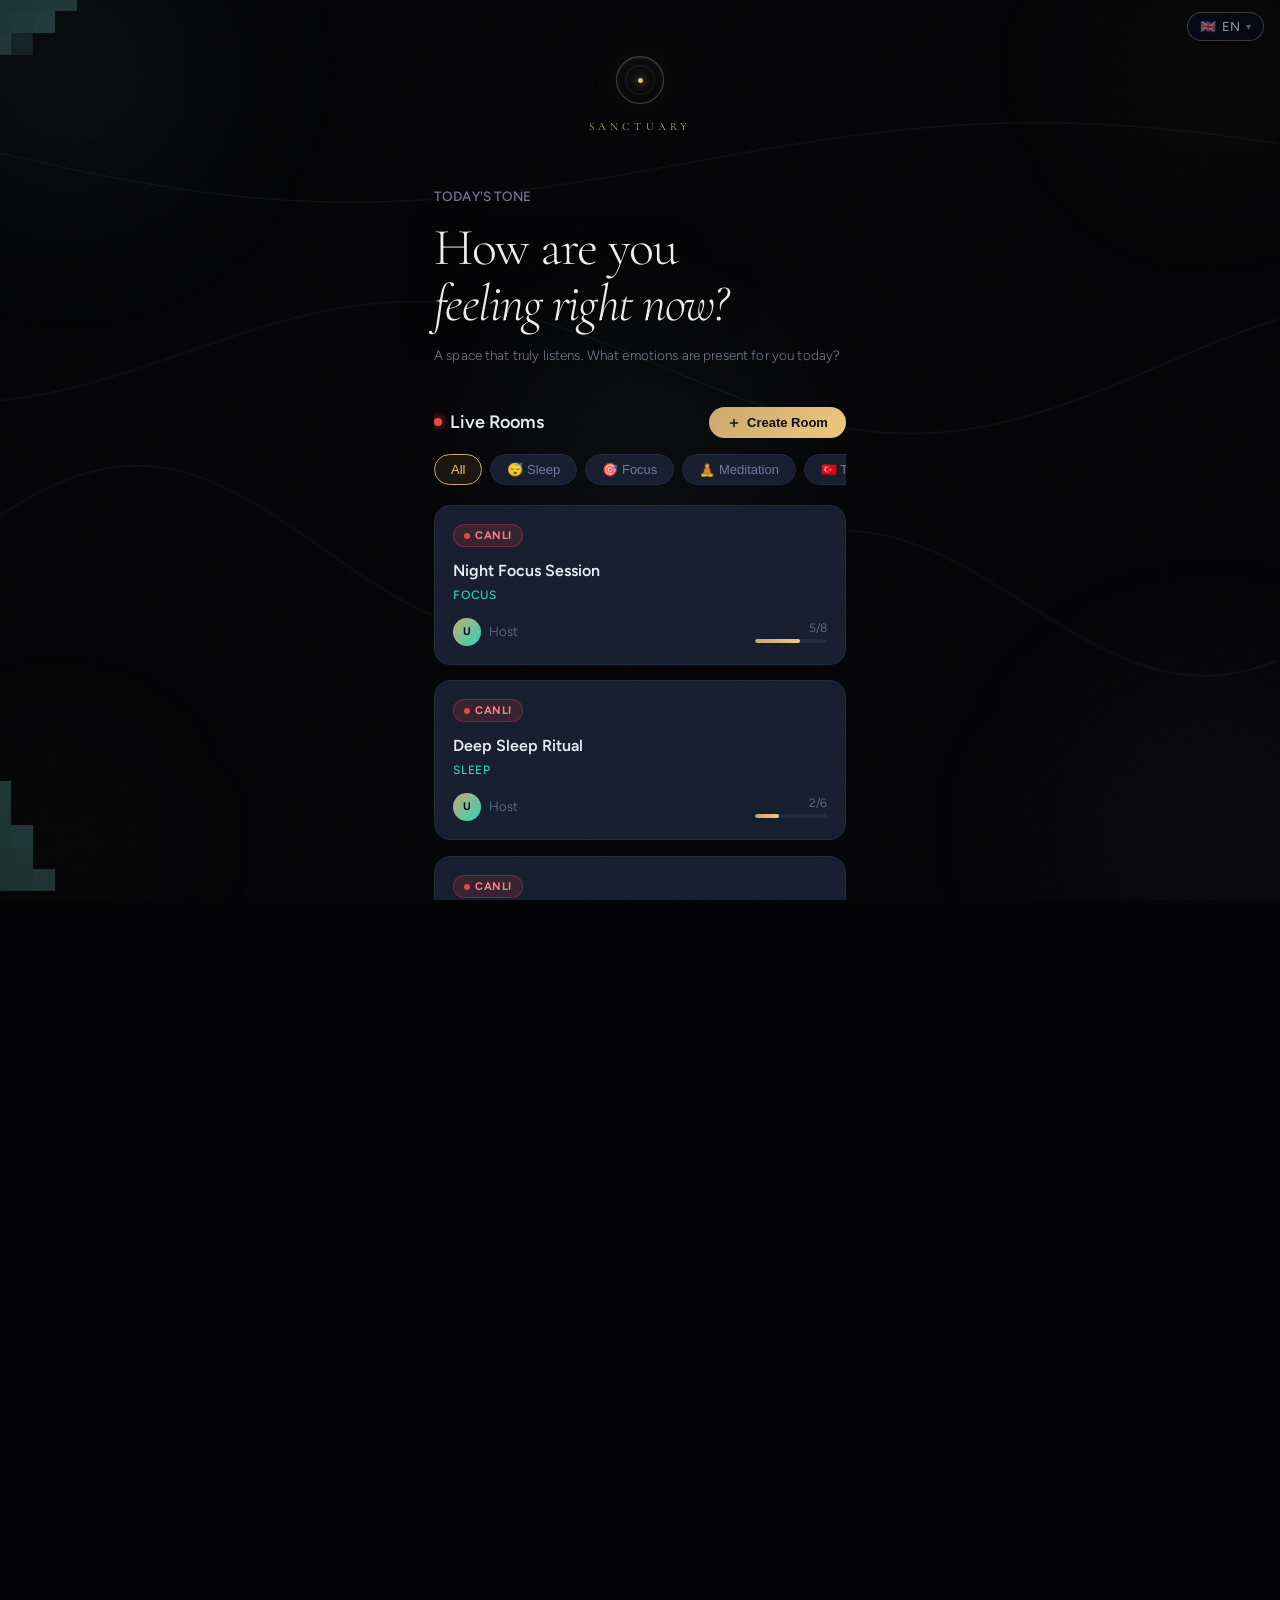
<file: index.html>
<!DOCTYPE html>
<html lang="tr">
<head>
<script>
/* Console polyfill — artifact/sandbox uyumluluğu */
(function(){
  var c = window.console = window.console || {};
  ['log','info','warn','error','debug','group','groupEnd','time','timeEnd'].forEach(function(m){
    if (typeof c[m] !== 'function') c[m] = function(){};
  });
})();
</script>
<meta charset="UTF-8">
<meta http-equiv="Content-Type" content="text/html; charset=utf-8">
<meta name="apple-mobile-web-app-capable" content="yes">
<meta name="apple-mobile-web-app-status-bar-style" content="black-translucent">
<meta name="apple-mobile-web-app-title" content="Sanctuary">
<meta name="viewport" content="width=device-width, initial-scale=1.0, maximum-scale=1.0, user-scalable=no, viewport-fit=cover">
<meta name="description" content="Sanctuary — Science-based sound therapy for mental rest and clarity.">
<meta name="theme-color" content="#050507">

<!-- PWA Manifest -->
<link rel="manifest" href="manifest.json">

<!-- App icon — inline SVG base64, no HTTP request -->
<link rel="apple-touch-icon" sizes="192x192" href="[data-uri]">

<title>Sanctuary — Your Inner Space</title>

<link rel="preconnect" href="https://fonts.googleapis.com">
<link rel="preconnect" href="https://fonts.gstatic.com" crossorigin>
<link rel="preload" as="style" href="https://fonts.googleapis.com/css2?family=Cormorant+Garamond:ital,wght@0,300;0,400;1,300;1,400&family=Figtree:wght@300;400;500&display=swap">
<link href="https://fonts.googleapis.com/css2?family=Cormorant+Garamond:ital,wght@0,300;0,400;1,300;1,400&family=Figtree:wght@300;400;500&display=swap" rel="stylesheet" media="print" onload="this.media='all'">
<noscript>
  <link href="https://fonts.googleapis.com/css2?family=Cormorant+Garamond:ital,wght@0,300;0,400;1,300;1,400&family=Figtree:wght@300;400;500&display=swap" rel="stylesheet">
</noscript>

<style>
/* ═══════════════════════════════════════════════════════════════
   SANCTUARY — Native-Grade CSS
   Optimized for 60 FPS on iOS/Android WebView
   ═══════════════════════════════════════════════════════════════

   ARCHITECTURE:
   1. TOKENS        — Design variables & system values
   2. RESET         — Base resets & native interaction
   3. LAYOUT        — Screen structure & safe area integration
   4. TYPOGRAPHY    — Display & UI type system
   5. ANIMATIONS    — GPU-only keyframes (transform + opacity)
   6. COMPONENTS    — Individual UI components
   7. SKELETON      — Loading state screens
   8. PERFORMANCE   — Low-power mode overrides

═══════════════════════════════════════════════════════════════ */


/* ─────────────────────────────────────────
   1. TOKENS
───────────────────────────────────────── */
:root {
  /* Color palette */
  --void:        #050507;
  --surface:     #111118;
  --surface-2:   #0d0d14;
  --border:      rgba(255,255,255,0.06);
  --border-glow: rgba(255,255,255,0.12);
  --text-prime:  #f0eee8;
  --text-dim:    #7a7890;
  --text-ghost:  #3a3850;
  --gold:        #c9a96e;
  --gold-mid:    #a87c42;
  --gold-dim:    rgba(201,169,110,0.35);
  --gold-ghost:  rgba(201,169,110,0.10);
  --teal:        #6ecdc4;
  --violet:      #9b8ec4;
  --breath-speed: 6s;

  /* Glass system — GPU optimized gradients instead of heavy blur */
  --glass-bg:         rgba(17,17,24,0.78);
  --glass-bg-deep:    rgba(10,10,16,0.88);
  --glass-border:     rgba(255,255,255,0.07);
  --glass-border-hi:  rgba(255,255,255,0.13);
  /* blur only applied on high-power mode; low-power uses gradient fallback */
  --glass-blur:       blur(10px);
  --glass-specular:   0 1px 0 rgba(255,255,255,0.07) inset;
  /* GPU-friendly glass gradient fallback (no backdrop-filter cost) */
  --glass-grad:       linear-gradient(160deg, rgba(255,255,255,0.04) 0%, rgba(255,255,255,0.01) 100%);

  /* Shadows via borders (cheaper than box-shadow layers) */
  --shadow-sm:  1px solid rgba(255,255,255,0.08);
  --shadow-gold: 1px solid rgba(201,169,110,0.2);

  /* Typography */
  --font-display: 'Cormorant Garamond', serif;
  --font-ui:      'Figtree', sans-serif;
  --tracking-wide:   0.18em;
  --tracking-wider:  0.24em;
  --tracking-widest: 0.38em;
  --leading-tight:   1.08;
  --leading-body:    1.68;
  --leading-loose:   1.82;

  /* Safe areas — always include fallback 0px */
  --sat: env(safe-area-inset-top, 0px);
  --sar: env(safe-area-inset-right, 0px);
  --sab: env(safe-area-inset-bottom, 0px);
  --sal: env(safe-area-inset-left, 0px);

  /* Animation timing */
  --ease-out-expo:   cubic-bezier(0.16, 1, 0.3, 1);
  --ease-spring:     cubic-bezier(0.34, 1.3, 0.64, 1);
  --ease-standard:   cubic-bezier(0.4, 0, 0.2, 1);
  --dur-fast:        0.18s;
  --dur-mid:         0.32s;
  --dur-slow:        0.55s;

  /* Skeleton shimmer */
  --skeleton-base:    rgba(255,255,255,0.04);
  --skeleton-shine:   rgba(255,255,255,0.09);
}


/* ─────────────────────────────────────────
   2. RESET & NATIVE INTERACTIONS
───────────────────────────────────────── */
*, *::before, *::after {
  box-sizing: border-box;
  margin: 0;
  padding: 0;

  /* Native touch feel */
  -webkit-tap-highlight-color: transparent;
  touch-action: manipulation;

  /* Prevent long-press selection menus */
  user-select: none;
  -webkit-user-select: none;

  /* GPU text rendering */
  -webkit-font-smoothing: antialiased;
  -moz-osx-font-smoothing: grayscale;
}

/* Allow text selection only in content areas */
textarea,
.affirm-text,
.ai-result-text,
.sanc-sub,
.mood-question p,
.health-json {
  user-select: text;
  -webkit-user-select: text;
}

html, body {
  height: 100%;
  width: 100%;
  max-width: 100vw;
  background: var(--void);
  color: var(--text-prime);
  font-family: var(--font-ui);
  font-weight: 300;
  overflow: hidden;
  overflow-x: hidden;
  -webkit-text-size-adjust: 100%;
  /* Promote to GPU composite layer */
  transform: translateZ(0);
  /* PHASE 6 — iOS Safari lastik efektini (rubber banding) engelle */
  overscroll-behavior: none;
  /* Yalnızca yatay + dikey kaydırmaya izin ver */
  touch-action: pan-x pan-y;
}

/* Noise texture overlay — pointer-events none, GPU composited */
body::after {
  content: '';
  position: fixed;
  inset: 0;
  background-image: url("data:image/svg+xml,%3Csvg xmlns='http://www.w3.org/2000/svg'%3E%3Cfilter id='n'%3E%3CfeTurbulence type='fractalNoise' baseFrequency='0.85' numOctaves='4' stitchTiles='stitch'/%3E%3C/filter%3E%3Crect width='100%25' height='100%25' filter='url(%23n)' opacity='0.03'/%3E%3C/svg%3E");
  pointer-events: none;
  z-index: 9999;
  /* Do NOT animate; static overlay is GPU-friendly */
  will-change: auto;
}


/* ─────────────────────────────────────────
   3. LAYOUT — Screens & Safe Areas
───────────────────────────────────────── */
_gen-canvas {
  position: fixed;
  inset: 0;
  width: 100%;
  height: 100%;
  z-index: 0;
  display: block;
  will-change: transform; /* canvas animates via JS */
}

_touch-layer {
  position: fixed;
  inset: 0;
  z-index: 20;
  display: none;
  pointer-events: none;
}
_touch-layer.on { display: block; }

/* Screen container — GPU composited transitions */
.screen {
  position: fixed;
  inset: 0;
  display: flex;
  align-items: flex-start;
  justify-content: center;
  z-index: 10;
  overflow-y: auto;
  overflow-x: hidden;
  -webkit-overflow-scrolling: touch;
  overscroll-behavior: contain;
  /* Only transform + opacity — no reflow */
  transition:
    opacity var(--dur-slow) var(--ease-standard),
    transform var(--dur-slow) var(--ease-standard);
  will-change: transform, opacity;
}
.screen.off {
  opacity: 0;
  transform: translate3d(0, 18px, 0);
  pointer-events: none;
}
.screen.on {
  opacity: 1;
  transform: translate3d(0, 0, 0);
}

/* Content wrapper — safe area padding via CSS variables */
.inner {
  width: 100%;
  max-width: 460px;
  /* Safe area: top banner height (56px) + notch */
  padding-top:    calc(56px + var(--sat));
  padding-bottom: calc(64px + var(--sab));
  padding-left:   calc(24px + var(--sal));
  padding-right:  calc(24px + var(--sar));
  display: flex;
  flex-direction: column;
  align-items: center;
  min-height: 100%;
}

.sanctuary-inner {
  max-width: 480px;
  width: 100%;
  padding-top:    calc(44px + var(--sat));
  padding-bottom: calc(56px + var(--sab));
  padding-left:   calc(24px + var(--sal));
  padding-right:  calc(24px + var(--sar));
  display: flex;
  flex-direction: column;
  align-items: center;
}


/* ─────────────────────────────────────────
   4. TYPOGRAPHY
───────────────────────────────────────── */
.display {
  font-family: var(--font-display);
  font-weight: 300;
  line-height: var(--leading-tight);
  letter-spacing: -0.025em;
  font-feature-settings: 'kern' 1, 'liga' 1, 'onum' 1;
  text-rendering: optimizeLegibility;
}
.display em {
  font-style: italic;
  letter-spacing: -0.03em;
}
.eyebrow {
  font-family: var(--font-ui);
  font-size: 9.5px;
  font-weight: 500;
  letter-spacing: var(--tracking-wider);
  text-transform: uppercase;
  color: var(--text-dim);
}
.label-xs {
  font-size: 9px;
  font-weight: 400;
  letter-spacing: var(--tracking-wide);
  text-transform: uppercase;
}
.label-sm {
  font-size: 10.5px;
  font-weight: 400;
  letter-spacing: 0.06em;
}


/* ─────────────────────────────────────────
   5. ANIMATIONS — GPU Only (transform + opacity)
   NO: top, left, margin, width, height, background
   YES: transform (translate3d, scale, rotate), opacity
───────────────────────────────────────── */

/* Entry animation — staggered fade-up */
@keyframes fadeUp {
  from {
    opacity: 0;
    transform: translate3d(0, 20px, 0);
  }
  to {
    opacity: 1;
    transform: translate3d(0, 0, 0);
  }
}
.a1 { animation: fadeUp 0.75s 0.05s var(--ease-standard) both; }
.a2 { animation: fadeUp 0.75s 0.17s var(--ease-standard) both; }
.a3 { animation: fadeUp 0.75s 0.29s var(--ease-standard) both; }
.a4 { animation: fadeUp 0.75s 0.41s var(--ease-standard) both; }
.a5 { animation: fadeUp 0.75s 0.53s var(--ease-standard) both; }
.a6 { animation: fadeUp 0.75s 0.65s var(--ease-standard) both; }
.a7 { animation: fadeUp 0.75s 0.77s var(--ease-standard) both; }

/* Simple opacity fade */
@keyframes fadeIn {
  from { opacity: 0; }
  to   { opacity: 1; }
}

/* Blink — scale instead of width/height change */
@keyframes blink {
  0%, 100% { opacity: 1;  transform: scale3d(1,   1, 1); }
  50%       { opacity: .4; transform: scale3d(0.65, 0.65, 1); }
}

/* Idle breath — scale only, no reflow */
@keyframes idlePulse {
  0%, 100% { transform: translate(-50%, -50%) scale3d(1,    1, 1); opacity: 0.3; }
  50%      { transform: translate(-50%, -50%) scale3d(1.15, 1.15, 1); opacity: 0.75; }
}

/* Ring pulse — GPU scale expand + fade out */
@keyframes ringPulse {
  0%   { transform: scale3d(1, 1, 1);       opacity: 1;  }
  100% { transform: scale3d(1.4, 1.4, 1);   opacity: 0;  }
}

/* Waveform bar animation — height as scaleY for GPU */
@keyframes waveAnim {
  from { transform: scaleY(0.15); opacity: 0.4; }
  to   { transform: scaleY(1);    opacity: 1;   }
}

/* AI orb spin */
@keyframes orbSpin {
  from { transform: rotate(0deg); }
  to   { transform: rotate(360deg); }
}

/* AI orb core breath */
@keyframes coreBreath {
  0%, 100% { transform: scale3d(1, 1, 1); }
  50%       { transform: scale3d(1.18, 1.18, 1); }
}

/* AI dot pulse */
@keyframes aiDot {
  0%, 100% { opacity: 0.7; transform: scale3d(1, 1, 1); }
  50%       { opacity: 1;   transform: scale3d(1.2, 1.2, 1); }
}

/* AI scan line — translateX instead of left */
@keyframes aiScan {
  0%   { transform: translate3d(-120%, 0, 0); opacity: 0; }
  12%  { opacity: 1; }
  88%  { opacity: 1; }
  100% { transform: translate3d(250%, 0, 0);  opacity: 0; }
}

/* Brainwave pulse — scale + opacity only */
@keyframes brainwavePulse {
  0%   { transform: scale3d(0.98, 0.98, 1); opacity: 0.6; }
  25%  { transform: scale3d(1.05, 1.05, 1); opacity: 1;   }
  50%  { transform: scale3d(1.02, 1.02, 1); opacity: 0.8; }
  75%  { transform: scale3d(1.06, 1.06, 1); opacity: 1;   }
  100% { transform: scale3d(0.98, 0.98, 1); opacity: 0.6; }
}
@keyframes brainwaveRingPulse {
  0%, 100% { transform: scale3d(1,    1, 1); opacity: 0.45; }
  50%       { transform: scale3d(1.04, 1.04, 1); opacity: 1; }
}

/* Mic recording glow — box-shadow allowed here (GPU composited) */
@keyframes micRecordGlow {
  0%, 100% { box-shadow: 0 0 0 3px rgba(255,60,80,0.18), 0 0 18px rgba(255,60,80,0.38); }
  50%       { box-shadow: 0 0 0 5px rgba(255,60,80,0.28), 0 0 32px rgba(255,60,80,0.65); }
}
@keyframes micPulse {
  0%, 100% { transform: scale3d(1, 1, 1); }
  50%       { transform: scale3d(1.12, 1.12, 1); }
}

/* Skeleton shimmer — translateX sweep */
@keyframes shimmer {
  0%   { transform: translate3d(-100%, 0, 0); }
  100% { transform: translate3d(200%, 0, 0); }
}

/* CF dot */
@keyframes cfDot {
  from { opacity: 0.3; transform: scale3d(0.7, 0.7, 1); }
  to   { opacity: 1;   transform: scale3d(1.2, 1.2, 1); }
}

/* Processing bar — scaleY instead of height */
@keyframes procBar {
  from { transform: scaleY(0.15); opacity: 0.35; }
  to   { transform: scaleY(1);    opacity: 1; }
}

/* Star twinkle */
@keyframes starTwinkle {
  0%, 100% { opacity: 0;          transform: scale3d(0, 0, 1); }
  50%       { opacity: var(--op); transform: scale3d(1, 1, 1); }
}

/* Dot bounce — translateY only */
@keyframes dotBounce {
  0%, 100% { opacity: 0.2; transform: translate3d(0, 0, 0); }
  50%       { opacity: 1;   transform: translate3d(0, -4px, 0); }
}

/* Paywall fade in */
@keyframes paywallFadeIn {
  from { opacity: 0; }
  to   { opacity: 1; }
}


/* ─────────────────────────────────────────
   6. COMPONENTS
───────────────────────────────────────── */

/* ── HP Banner ── */
_hp-banner {
  position: fixed;
  top: 0; left: 0; right: 0;
  z-index: 500;
  display: flex;
  align-items: center;
  justify-content: center;
  gap: 8px;
  padding-top:    calc(10px + var(--sat));
  padding-bottom: 10px;
  padding-left:   calc(16px + var(--sal));
  padding-right:  calc(16px + var(--sar));
  background: var(--glass-bg-deep);
  backdrop-filter: var(--glass-blur) saturate(180%);
  -webkit-backdrop-filter: var(--glass-blur) saturate(180%);
  border-bottom: 1px solid var(--glass-border);
  box-shadow: 0 1px 0 rgba(255,255,255,0.05) inset;
  font-size: 10.5px;
  letter-spacing: 0.08em;
  color: var(--text-dim);
  /* GPU slide — translateY only */
  transform: translate3d(0, -100%, 0);
  transition: transform 0.6s var(--ease-standard);
  will-change: transform;
}
_hp-banner.show {
  transform: translate3d(0, 0, 0);
}
_hp-banner .hp-icon {
  font-size: 14px;
  flex-shrink: 0;
}
_hp-banner .hp-close {
  margin-left: auto;
  cursor: pointer;
  padding: 2px 6px;
  color: var(--text-ghost);
  font-size: 14px;
  flex-shrink: 0;
  transition: color var(--dur-fast);
  touch-action: manipulation;
}
_hp-banner .hp-close:hover { color: var(--gold); }

/* ── Brand ── */
.brand {
  text-align: center;
  margin-bottom: 52px;
  width: 100%;
  flex-shrink: 0;
}
.brand-ring {
  display: inline-flex;
  align-items: center;
  justify-content: center;
  width: 48px;
  height: 48px;
  border-radius: 50%;
  background: radial-gradient(ellipse at 38% 28%, rgba(201,169,110,0.08), transparent 65%);
  border: 1px solid var(--gold-dim);
  box-shadow: var(--glass-specular), 0 0 32px rgba(201,169,110,0.08);
  position: relative;
  margin-bottom: 16px;
  flex-shrink: 0;
  /* Cheaper than backdrop-filter for a static brand mark */
  background-image: var(--glass-grad);
  will-change: transform, opacity;
}
.brand-ring::before {
  content: '';
  position: absolute;
  inset: 8px;
  border-radius: 50%;
  border: 1px solid rgba(201,169,110,0.12);
}
.brand-dot {
  width: 5px;
  height: 5px;
  border-radius: 50%;
  background: radial-gradient(circle at 35% 35%, #f0d090, var(--gold));
  box-shadow: 0 0 10px var(--gold), 0 0 22px rgba(201,169,110,0.4);
}
.brand-name {
  font-family: var(--font-display);
  font-size: 11px;
  font-weight: 400;
  letter-spacing: var(--tracking-widest);
  text-transform: uppercase;
  color: var(--gold);
  display: block;
  text-shadow: 0 0 24px rgba(201,169,110,0.3);
}

/* ── Mood Question ── */
.mood-question {
  width: 100%;
  margin-bottom: 40px;
  min-height: 112px;
  flex-shrink: 0;
}
.mood-question .eyebrow { margin-bottom: 12px; }
.mood-question h1 {
  font-size: clamp(36px, 9.5vw, 52px);
  margin-bottom: 12px;
  text-shadow: 0 2px 32px rgba(0,0,0,0.5);
}
.mood-question p {
  font-size: 13.5px;
  color: var(--text-dim);
  line-height: var(--leading-body);
  letter-spacing: 0.01em;
}

/* ── Mood Grid ── */
.mood-grid {
  display: grid;
  grid-template-columns: repeat(3, 1fr);
  gap: 9px;
  width: 100%;
  margin-bottom: 28px;
  flex-shrink: 0;
}
.mood-chip {
  min-height: 90px;
  flex-shrink: 0;
  padding: 17px 8px 14px;
  /* Glass without expensive backdrop-filter on each chip */
  background: var(--glass-bg);
  background-image: var(--glass-grad);
  border: 1px solid var(--glass-border);
  border-radius: 16px;
  text-align: center;
  cursor: pointer;
  display: flex;
  flex-direction: column;
  align-items: center;
  justify-content: center;
  touch-action: manipulation;
  /* Glassmorphism */
  backdrop-filter: blur(20px) saturate(180%);
  -webkit-backdrop-filter: blur(20px) saturate(180%);
  background: rgba(255,255,255,0.03);
  box-shadow: var(--glass-specular);
  transition:
    border-color var(--dur-mid) var(--ease-standard),
    transform   var(--dur-mid) var(--ease-standard),
    background  var(--dur-mid) var(--ease-standard);
  will-change: transform;
}
.mood-chip:hover {
  border-color: var(--gold-dim);
  transform: translate3d(0, -3px, 0);
}
.mood-chip.sel {
  border-color: var(--gold);
  background: linear-gradient(160deg, rgba(201,169,110,0.14) 0%, rgba(201,169,110,0.06) 100%);
}
.mood-chip .ic  { font-size: 26px; display: block; margin-bottom: 7px; line-height: 1; }
.mood-chip .lbl { font-size: 10px; letter-spacing: 0.06em; color: var(--text-dim); transition: color var(--dur-fast); font-weight: 400; }
.mood-chip.sel .lbl { color: var(--gold); }

/* ── Textarea ── */
.textarea-wrap {
  position: relative;
  width: 100%;
  margin-bottom: 24px;
  min-height: 112px;
  flex-shrink: 0;
}
.textarea-label {
  position: absolute;
  top: -9px;
  left: 16px;
  padding: 0 6px;
  background: var(--void);
  font-size: 9px;
  letter-spacing: var(--tracking-wide);
  text-transform: uppercase;
  color: var(--text-dim);
  z-index: 1;
  font-weight: 500;
}
.mood-textarea {
  width: 100%;
  height: 104px;
  background: var(--glass-bg);
  border: 1px solid var(--glass-border);
  border-radius: 18px;
  padding: 18px 20px;
  color: var(--text-prime);
  font-family: var(--font-ui);
  font-size: 16px;
  font-weight: 300;
  line-height: var(--leading-body);
  resize: none;
  outline: none;
  box-shadow: var(--glass-specular);
  transition: border-color 0.35s var(--ease-standard);
  touch-action: manipulation;
  user-select: text;
  -webkit-user-select: text;
}
.mood-textarea::placeholder { color: var(--text-ghost); font-style: italic; }
.mood-textarea:focus {
  border-color: var(--gold-dim);
  box-shadow: var(--glass-specular), 0 0 0 3px rgba(201,169,110,0.07);
}

/* ── CTA Button ── */
.cta-btn {
  width: 100%;
  padding: 20px 32px;
  flex-shrink: 0;
  background: linear-gradient(135deg, #d4a95a 0%, var(--gold) 35%, #9a6e30 100%);
  border: none;
  border-radius: 16px;
  color: rgba(6,4,0,0.9);
  font-family: var(--font-ui);
  font-size: 11px;
  font-weight: 600;
  letter-spacing: var(--tracking-wider);
  text-transform: uppercase;
  cursor: pointer;
  position: relative;
  overflow: hidden;
  touch-action: manipulation;
  box-shadow: 0 1px 0 rgba(255,220,140,0.35) inset, 0 -1px 0 rgba(0,0,0,0.2) inset;
  transition: transform var(--dur-mid) var(--ease-standard);
  will-change: transform;
}
.cta-btn::before {
  content: '';
  position: absolute;
  inset: 0;
  background: linear-gradient(180deg, rgba(255,255,255,0.22) 0%, rgba(255,255,255,0.04) 55%, transparent 100%);
  pointer-events: none;
}
.cta-btn::after {
  content: '';
  position: absolute;
  top: 0;
  left: 0;
  width: 60%;
  height: 100%;
  background: linear-gradient(90deg, transparent, rgba(255,255,255,0.22), transparent);
  transform: translate3d(-180%, 0, 0);
  transition: transform 0s;
}
.cta-btn:hover { transform: translate3d(0, -2px, 0); }
.cta-btn:hover::after { transform: translate3d(280%, 0, 0); transition: transform var(--dur-slow) ease; }
.cta-btn:active { transform: translate3d(0, 0, 0); }

/* ── Mood / Freq Badges ── */
.mood-badge-wrap {
  min-height: 36px;
  flex-shrink: 0;
  display: flex;
  align-items: center;
  margin-bottom: 16px;
}
.mood-badge {
  display: inline-flex;
  align-items: center;
  gap: 7px;
  padding: 6px 18px;
  background: linear-gradient(135deg, rgba(201,169,110,0.14), rgba(201,169,110,0.07));
  border: 1px solid var(--gold-dim);
  border-radius: 100px;
  font-family: var(--font-ui);
  font-size: 11px;
  color: var(--gold);
  letter-spacing: 0.1em;
  font-weight: 400;
  box-shadow: var(--glass-specular);
}

.freq-badge-wrap {
  min-height: 28px;
  flex-shrink: 0;
  display: flex;
  align-items: center;
  margin-bottom: 28px;
}
.freq-badge {
  display: inline-flex;
  align-items: center;
  gap: 7px;
  padding: 5px 16px;
  background: var(--glass-bg);
  border: 1px solid var(--glass-border);
  border-radius: 100px;
  font-size: 9px;
  letter-spacing: var(--tracking-wide);
  color: var(--text-ghost);
  text-transform: uppercase;
  transition: all var(--dur-slow) var(--ease-standard);
  box-shadow: var(--glass-specular);
  will-change: transform, opacity;
}
.freq-badge.on {
  border-color: var(--gold-dim);
  color: var(--gold);
  background: linear-gradient(135deg, rgba(201,169,110,0.12), rgba(201,169,110,0.05));
}
.freq-dot {
  width: 5px;
  height: 5px;
  border-radius: 50%;
  background: var(--text-ghost);
  transition: background var(--dur-slow);
}
.freq-badge.on .freq-dot {
  background: radial-gradient(circle at 35% 35%, #f0d090, var(--gold));
  box-shadow: 0 0 8px var(--gold), 0 0 14px rgba(201,169,110,0.5);
  animation: blink 2.2s ease-in-out infinite;
}

/* ── Breath Orb ── */
.breath-wrap {
  position: relative;
  width: 180px;
  height: 180px;
  flex-shrink: 0;
  display: flex;
  align-items: center;
  justify-content: center;
  margin-bottom: 20px;
  will-change: transform;
}
.b-ring {
  position: absolute;
  top: 50%; left: 50%;
  border-radius: 50%;
  border: 1px solid var(--gold-ghost);
  transform: translate(-50%, -50%) scale3d(1, 1, 1);
  opacity: 0.45;
  will-change: transform, opacity;
}
.b-ring-1 {
  width: 180px; height: 180px;
  transition:
    transform var(--breath-dur, 4s) ease-in-out,
    opacity   var(--breath-dur, 4s) ease-in-out;
}
.b-ring-2 {
  width: 140px; height: 140px;
  border-color: var(--gold-dim);
  transition:
    transform var(--breath-dur, 4s) ease-in-out 0.12s,
    opacity   var(--breath-dur, 4s) ease-in-out 0.12s;
}
.b-ring-3 {
  width: 100px; height: 100px;
  border-color: var(--gold);
  box-shadow: 0 0 28px var(--gold-ghost);
  transition:
    transform var(--breath-dur, 4s) ease-in-out 0.24s,
    opacity   var(--breath-dur, 4s) ease-in-out 0.24s;
}
.breath-wrap.breath-inhale .b-ring { transform: translate(-50%, -50%) scale3d(1.14, 1.14, 1); opacity: 1; }
.breath-wrap.breath-exhale .b-ring { transform: translate(-50%, -50%) scale3d(0.86, 0.86, 1); opacity: 0.35; }
.breath-wrap.breath-hold   .b-ring { transform: translate(-50%, -50%) scale3d(1.0,  1.0,  1); opacity: 0.65; }
.breath-wrap.breath-idle .b-ring-1 { animation: idlePulse 5s ease-in-out infinite; }
.breath-wrap.breath-idle .b-ring-2 { animation: idlePulse 5s ease-in-out infinite 0.4s; }
.breath-wrap.breath-idle .b-ring-3 { animation: idlePulse 5s ease-in-out infinite 0.8s; }

.b-core {
  width: 52px; height: 52px;
  border-radius: 50%;
  flex-shrink: 0;
  background: radial-gradient(circle at 38% 38%, #e8c98a, #9a6e30);
  box-shadow: 0 0 32px var(--gold-dim);
  display: flex;
  align-items: center;
  justify-content: center;
  font-size: 20px;
  position: relative;
  z-index: 1;
  /* GPU-only transition */
  transition: transform 0.1s ease-out, opacity 0.1s ease-out;
  will-change: transform, opacity;
}

/* ── Breath Guide ── */
.breath-guide-wrap {
  min-height: 22px;
  flex-shrink: 0;
  margin-bottom: 20px;
  display: flex;
  align-items: center;
}
.breath-guide {
  font-size: 11px;
  letter-spacing: 0.14em;
  text-transform: uppercase;
  color: var(--text-ghost);
  transition: color var(--dur-mid);
}
.breath-guide.on { color: var(--gold); }

/* ── Waveform — scaleY instead of height to avoid reflow ── */
.waveform {
  display: flex;
  align-items: center;
  gap: 3px;
  height: 30px;
  flex-shrink: 0;
  margin-bottom: 20px;
}
.wbar {
  width: 3px;
  border-radius: 4px;
  background: var(--text-ghost);
  /* Use scale(1) as baseline — GPU-only */
  height: 24px; /* fixed container height */
  transform: scaleY(0.15);
  transform-origin: center bottom;
  flex-shrink: 0;
  transition: background var(--dur-mid);
  will-change: transform, opacity;
}
.wbar.on {
  background: var(--gold);
  animation: waveAnim var(--dur) ease-in-out infinite alternate;
  animation-delay: var(--del);
}

/* ── Play Button ── */
.play-wrap {
  display: flex;
  flex-direction: column;
  align-items: center;
  gap: 10px;
  flex-shrink: 0;
  margin-bottom: 18px;
}
.play-btn {
  position: relative;
  width: 72px; height: 72px;
  border-radius: 50%;
  flex-shrink: 0;
  background:
    radial-gradient(ellipse at 40% 30%, rgba(201,169,110,0.06), transparent 60%),
    var(--glass-bg);
  border: 1px solid rgba(201,169,110,0.28);
  cursor: pointer;
  display: flex;
  align-items: center;
  justify-content: center;
  outline: none;
  touch-action: manipulation;
  box-shadow: 0 1px 0 rgba(255,255,255,0.08) inset, 0 -1px 0 rgba(0,0,0,0.2) inset;
  transition: all var(--dur-mid) var(--ease-standard);
  will-change: transform, opacity;
}
/* Outer ring via pseudo — uses transform for animation, no left/top */
.play-btn::before {
  content: '';
  position: absolute;
  inset: -8px;
  border-radius: 50%;
  border: 1px solid rgba(201,169,110,0.1);
  transition: all var(--dur-mid) var(--ease-standard);
}
.play-btn:hover {
  border-color: var(--gold);
  box-shadow: 0 1px 0 rgba(255,255,255,0.1) inset, 0 -1px 0 rgba(0,0,0,0.2) inset, 0 0 32px rgba(201,169,110,0.2);
}
.play-btn:hover::before {
  transform: scale3d(1.18, 1.18, 1);
  border-color: var(--gold-dim);
}
.play-btn.on {
  background: radial-gradient(ellipse at 40% 30%, rgba(201,169,110,0.18), rgba(201,169,110,0.06) 70%);
  border-color: var(--gold);
  box-shadow: 0 1px 0 rgba(255,220,140,0.2) inset, 0 -1px 0 rgba(0,0,0,0.2) inset, 0 0 48px rgba(201,169,110,0.28);
}
.play-btn.on::before {
  animation: ringPulse 2.2s ease-in-out infinite;
  transform-origin: center;
}
.play-icon {
  font-size: 22px;
  color: var(--gold);
  margin-left: 3px;
  transition: margin var(--dur-fast);
  line-height: 1;
  filter: drop-shadow(0 0 6px rgba(201,169,110,0.5));
}
.play-btn.on .play-icon { margin-left: 0; }
.play-lbl {
  font-size: 9px;
  letter-spacing: var(--tracking-wider);
  text-transform: uppercase;
  color: var(--text-ghost);
  transition: color var(--dur-mid);
  font-weight: 500;
}

/* ── Pills ── */
.pills-row {
  display: flex;
  align-items: center;
  gap: 10px;
  min-height: 36px;
  flex-shrink: 0;
  margin-bottom: 28px;
}
.pill {
  display: flex;
  align-items: center;
  gap: 6px;
  padding: 6px 16px;
  flex-shrink: 0;
  background: var(--glass-bg);
  border: 1px solid var(--glass-border);
  border-radius: 100px;
  font-size: 9.5px;
  letter-spacing: 0.1em;
  text-transform: uppercase;
  color: var(--text-ghost);
  transition: all 0.45s var(--ease-standard);
  box-shadow: var(--glass-specular);
  font-weight: 400;
  will-change: transform, opacity;
}
.pill.on    { border-color: rgba(110,205,196,0.5); color: var(--teal);   background: rgba(110,205,196,0.08); }
.pill-b.on  { border-color: rgba(155,142,196,0.5); color: var(--violet); background: rgba(155,142,196,0.08); }
.pill-icon { font-size: 12px; }

/* ── Divider ── */
.div-line {
  width: 44px;
  height: 1px;
  background: linear-gradient(90deg, transparent, var(--gold-dim), transparent);
  flex-shrink: 0;
  margin: 0 auto 20px;
}

/* ── Sanctuary Text ── */
.sanc-title {
  font-size: clamp(28px, 7vw, 44px);
  text-align: center;
  margin-bottom: 12px;
  min-height: 54px;
  flex-shrink: 0;
  text-shadow: 0 2px 40px rgba(0,0,0,0.4);
}
.sanc-sub {
  font-size: 13px;
  color: var(--text-dim);
  line-height: var(--leading-loose);
  text-align: center;
  max-width: 340px;
  margin-bottom: 32px;
  min-height: 72px;
  flex-shrink: 0;
  letter-spacing: 0.01em;
}

/* ── S Cards ── */
.s-cards {
  display: grid;
  grid-template-columns: repeat(3, 1fr);
  gap: 9px;
  width: 100%;
  margin-bottom: 26px;
  flex-shrink: 0;
}
.s-card {
  background: var(--glass-bg);
  background-image: var(--glass-grad);
  border: 1px solid var(--glass-border);
  border-radius: 18px;
  padding: 18px 10px;
  text-align: center;
  cursor: pointer;
  min-height: 90px;
  flex-shrink: 0;
  display: flex;
  flex-direction: column;
  align-items: center;
  justify-content: center;
  box-shadow: var(--glass-specular);
  transition: all var(--dur-mid) var(--ease-standard);
  position: relative;
  overflow: hidden;
  will-change: transform;
}
.s-card::before {
  content: '';
  position: absolute;
  top: 0; left: 0; right: 0;
  height: 1px;
  background: linear-gradient(90deg, transparent, rgba(255,255,255,0.1), transparent);
}
.s-card::after {
  content: '';
  position: absolute;
  bottom: 0; left: 0; right: 0;
  height: 2px;
  background: linear-gradient(90deg, transparent, var(--gold), transparent);
  opacity: 0;
  transition: opacity var(--dur-mid);
}
.s-card:hover {
  border-color: var(--glass-border-hi);
  transform: translate3d(0, -3px, 0);
}
.s-card:hover::after { opacity: 1; }
.s-card-ic  { font-size: 22px; display: block; margin-bottom: 8px; }
.s-card-nm  { font-size: 10px; color: var(--text-dim); letter-spacing: 0.06em; margin-bottom: 3px; font-weight: 400; }
.s-card-dur { font-size: 9px; color: var(--text-ghost); letter-spacing: 0.1em; }

/* ── Affirmation ── */
.affirm {
  background: var(--glass-bg-deep);
  background-image: var(--glass-grad);
  border: 1px solid var(--glass-border);
  border-radius: 22px;
  padding: 28px 26px;
  width: 100%;
  margin-bottom: 28px;
  position: relative;
  overflow: hidden;
  min-height: 100px;
  flex-shrink: 0;
  box-shadow: var(--glass-specular);
}
.affirm::before {
  content: '"';
  position: absolute;
  top: -10px; left: 16px;
  font-family: var(--font-display);
  font-size: 88px;
  color: rgba(201,169,110,0.08);
  line-height: 1;
  pointer-events: none;
}
.affirm-text {
  font-family: var(--font-display);
  font-size: 18px;
  font-weight: 300;
  font-style: italic;
  color: var(--text-prime);
  line-height: 1.7;
  position: relative;
  z-index: 1;
  text-shadow: 0 1px 12px rgba(0,0,0,0.3);
  user-select: text;
  -webkit-user-select: text;
}

/* ── Back Button ── */
.back-btn {
  display: inline-flex;
  align-items: center;
  gap: 8px;
  padding: 12px 24px;
  flex-shrink: 0;
  background: var(--glass-bg);
  border: 1px solid var(--glass-border);
  border-radius: 100px;
  color: var(--text-dim);
  font-family: var(--font-ui);
  font-size: 10.5px;
  letter-spacing: var(--tracking-wide);
  text-transform: uppercase;
  cursor: pointer;
  touch-action: manipulation;
  box-shadow: var(--glass-specular);
  transition: all var(--dur-mid);
  font-weight: 400;
  will-change: transform;
}
.back-btn:hover { border-color: var(--gold-dim); color: var(--gold); }

/* ── Sleep Timer ── */
.sleep-timer-row {
  display: flex;
  align-items: center;
  gap: 8px;
  width: 100%;
  justify-content: center;
  margin-bottom: 18px;
  flex-shrink: 0;
  flex-wrap: wrap;
}
.sleep-timer-label {
  font-size: 9.5px;
  letter-spacing: 0.18em;
  text-transform: uppercase;
  color: var(--text-ghost);
  width: 100%;
  text-align: center;
  margin-bottom: 4px;
}
.stimer-btn {
  padding: 6px 14px;
  background: var(--surface);
  border: 1px solid var(--border);
  border-radius: 100px;
  font-size: 10px;
  letter-spacing: 0.1em;
  text-transform: uppercase;
  color: var(--text-ghost);
  cursor: pointer;
  transition: all var(--dur-mid);
  font-family: var(--font-ui);
  touch-action: manipulation;
}
.stimer-btn:hover { border-color: var(--gold-dim); color: var(--gold); }
.stimer-btn.active { border-color: var(--violet); color: var(--violet); background: rgba(155,142,196,0.1); }
.stimer-btn.fading { border-color: var(--teal); color: var(--teal); background: rgba(110,205,196,0.08); animation: blink 1.8s ease-in-out infinite; }
_stimer-status {
  font-size: 9.5px;
  letter-spacing: 0.14em;
  color: var(--text-ghost);
  text-align: center;
  width: 100%;
  margin-top: 2px;
  min-height: 14px;
  transition: color var(--dur-mid);
}
_stimer-status.active { color: var(--violet); }
_stimer-status.fading { color: var(--teal); }

/* ── Analytics ── */
.analytics-header {
  text-align: center;
  margin-bottom: 32px;
  width: 100%;
}
.analytics-header h2 {
  font-family: var(--font-display);
  font-size: clamp(28px, 7vw, 38px);
  font-weight: 300;
  margin-bottom: 8px;
}
.analytics-header p {
  font-size: 12px;
  color: var(--text-dim);
  letter-spacing: 0.08em;
}
.analytics-grid {
  display: grid;
  grid-template-columns: repeat(3, 1fr);
  gap: 9px;
  width: 100%;
  margin-bottom: 24px;
}
.astat {
  background: var(--surface);
  border: 1px solid var(--border);
  border-radius: 14px;
  padding: 16px 8px;
  text-align: center;
}
.astat-val {
  font-family: var(--font-display);
  font-size: 28px;
  font-weight: 300;
  color: var(--gold);
  line-height: 1.1;
  display: block;
}
.astat-lbl {
  font-size: 9px;
  letter-spacing: 0.14em;
  text-transform: uppercase;
  color: var(--text-ghost);
  margin-top: 4px;
  display: block;
}
.chart-wrap {
  width: 100%;
  background: var(--surface);
  border: 1px solid var(--border);
  border-radius: 16px;
  padding: 20px 16px;
  margin-bottom: 20px;
}
.chart-title {
  font-size: 9.5px;
  letter-spacing: 0.18em;
  text-transform: uppercase;
  color: var(--text-dim);
  margin-bottom: 16px;
}
_analytics-canvas { width: 100%; display: block; }

/* ── Mood Log ── */
.mood-log-list { width: 100%; margin-bottom: 24px; }
.log-item {
  display: flex;
  align-items: center;
  gap: 10px;
  padding: 10px 0;
  border-bottom: 1px solid var(--border);
}
.log-item:last-child { border-bottom: none; }
.log-emoji { font-size: 18px; flex-shrink: 0; }
.log-info  { flex: 1; min-width: 0; }
.log-mood  { font-size: 12px; color: var(--text-prime); margin-bottom: 2px; }
.log-meta  { font-size: 10px; color: var(--text-ghost); letter-spacing: 0.06em; }
.log-dur   { font-size: 11px; color: var(--gold); margin-left: auto; flex-shrink: 0; }

.clear-data-btn {
  padding: 9px 22px;
  background: transparent;
  border: 1px solid rgba(255,80,80,0.2);
  border-radius: 100px;
  color: rgba(255,100,100,0.5);
  font-family: var(--font-ui);
  font-size: 10px;
  letter-spacing: 0.12em;
  text-transform: uppercase;
  cursor: pointer;
  transition: all var(--dur-mid);
  margin-bottom: 16px;
  touch-action: manipulation;
}
.clear-data-btn:hover { border-color: rgba(255,80,80,0.5); color: rgba(255,120,120,0.8); }

/* ── Notification Toast ── */
_notif-toast {
  position: fixed;
  bottom: calc(24px + var(--sab));
  left: 50%;
  /* GPU-only transform — no bottom/top animation */
  transform: translate3d(-50%, 140px, 0);
  background: var(--glass-bg-deep);
  border: 1px solid var(--glass-border-hi);
  border-radius: 22px;
  padding: 18px 22px;
  width: calc(100% - 48px);
  max-width: 380px;
  z-index: 600;
  transition: transform var(--dur-slow) var(--ease-standard);
  backdrop-filter: var(--glass-blur) saturate(160%);
  -webkit-backdrop-filter: var(--glass-blur) saturate(160%);
  box-shadow: var(--glass-specular);
  will-change: transform;
}
_notif-toast.show {
  transform: translate3d(-50%, 0, 0);
}
_notif-toast .nt-title  { font-size: 12px; font-weight: 500; color: var(--text-prime); margin-bottom: 5px; letter-spacing: 0.05em; }
_notif-toast .nt-body   { font-size: 11.5px; color: var(--text-dim); line-height: var(--leading-body); margin-bottom: 16px; }
_notif-toast .nt-actions { display: flex; gap: 8px; justify-content: flex-end; }
_notif-toast .nt-yes {
  padding: 8px 20px;
  background: linear-gradient(135deg, rgba(201,169,110,0.18), rgba(201,169,110,0.09));
  border: 1px solid var(--gold-dim);
  border-radius: 100px;
  color: var(--gold);
  font-family: var(--font-ui);
  font-size: 9.5px;
  letter-spacing: var(--tracking-wide);
  text-transform: uppercase;
  cursor: pointer;
  box-shadow: var(--glass-specular);
  transition: all var(--dur-mid);
  touch-action: manipulation;
}
_notif-toast .nt-no {
  padding: 8px 16px;
  background: transparent;
  border: 1px solid var(--glass-border);
  border-radius: 100px;
  color: var(--text-ghost);
  font-family: var(--font-ui);
  font-size: 9.5px;
  letter-spacing: var(--tracking-wide);
  text-transform: uppercase;
  cursor: pointer;
  touch-action: manipulation;
}

/* ── Health Modal ── */
_health-modal {
  position: fixed;
  inset: 0;
  z-index: 700;
  background: rgba(5,5,7,0.85);
  backdrop-filter: blur(10px);
  -webkit-backdrop-filter: blur(10px);
  display: flex;
  align-items: flex-end;
  justify-content: center;
  opacity: 0;
  pointer-events: none;
  transition: opacity var(--dur-mid);
}
_health-modal.show { opacity: 1; pointer-events: all; }
.health-sheet {
  background: var(--surface);
  border: 1px solid var(--border);
  border-radius: 24px 24px 0 0;
  /* Safe area at bottom */
  padding: 28px 24px calc(40px + var(--sab));
  width: 100%;
  max-width: 480px;
  transform: translate3d(0, 100%, 0);
  transition: transform 0.45s var(--ease-standard);
  will-change: transform;
}
_health-modal.show .health-sheet { transform: translate3d(0, 0, 0); }
.health-sheet h3 { font-family: var(--font-display); font-size: 24px; font-weight: 300; margin-bottom: 6px; text-align: center; }
.health-sheet .hs-sub { font-size: 11px; color: var(--text-dim); text-align: center; margin-bottom: 20px; letter-spacing: 0.06em; }
.health-json {
  background: var(--void);
  border: 1px solid var(--border);
  border-radius: 12px;
  padding: 14px 16px;
  font-family: monospace;
  font-size: 10.5px;
  color: var(--teal);
  white-space: pre-wrap;
  word-break: break-all;
  max-height: 160px;
  overflow-y: auto;
  margin-bottom: 16px;
  line-height: 1.6;
  user-select: text;
  -webkit-user-select: text;
}
.hs-actions { display: flex; gap: 10px; }
.hs-copy {
  flex: 1;
  padding: 13px;
  background: var(--gold-ghost);
  border: 1px solid var(--gold-dim);
  border-radius: 12px;
  color: var(--gold);
  font-family: var(--font-ui);
  font-size: 11px;
  letter-spacing: 0.14em;
  text-transform: uppercase;
  cursor: pointer;
  transition: all var(--dur-mid);
  touch-action: manipulation;
}
.hs-copy:hover { background: rgba(201,169,110,0.2); }
.hs-close {
  padding: 13px 18px;
  background: transparent;
  border: 1px solid var(--border);
  border-radius: 12px;
  color: var(--text-ghost);
  font-family: var(--font-ui);
  font-size: 11px;
  letter-spacing: 0.14em;
  text-transform: uppercase;
  cursor: pointer;
  touch-action: manipulation;
}

/* ── Sounds ── */
.sounds-section { width: 100%; margin-bottom: 24px; flex-shrink: 0; }
.sounds-section-title {
  font-size: 9px;
  letter-spacing: var(--tracking-wider);
  text-transform: uppercase;
  color: var(--text-dim);
  margin-bottom: 12px;
  display: flex;
  align-items: center;
  gap: 10px;
  font-weight: 500;
}
.sounds-section-title::after {
  content: '';
  flex: 1;
  height: 1px;
  background: linear-gradient(90deg, var(--glass-border), transparent);
}
.s-sounds-grid {
  display: grid;
  grid-template-columns: repeat(2, 1fr);
  gap: 9px;
  width: 100%;
}
.s-card.premium {
  border-color: rgba(201,169,110,0.14);
  background: linear-gradient(160deg, rgba(201,169,110,0.07) 0%, rgba(17,17,24,0.55) 100%);
}
.s-card.premium:hover { border-color: var(--gold-dim); }
.s-card-lock {
  position: absolute;
  top: 9px; right: 10px;
  font-size: 12px;
  line-height: 1;
  opacity: 0.85;
  z-index: 2;
  filter: drop-shadow(0 0 6px rgba(201,169,110,0.8)) drop-shadow(0 1px 3px rgba(0,0,0,0.6));
  pointer-events: none;
}
.s-card-tag {
  font-size: 8.5px;
  letter-spacing: 0.14em;
  text-transform: uppercase;
  color: var(--gold);
  margin-top: 2px;
  opacity: 0.7;
}

/* ── Analytics Link ── */
.analytics-link {
  display: inline-flex;
  align-items: center;
  gap: 6px;
  font-size: 9.5px;
  letter-spacing: var(--tracking-wide);
  text-transform: uppercase;
  color: var(--text-ghost);
  cursor: pointer;
  margin-bottom: 16px;
  padding: 8px 18px;
  background: var(--glass-bg);
  border: 1px solid var(--glass-border);
  border-radius: 100px;
  transition: all var(--dur-mid);
  font-family: var(--font-ui);
  font-weight: 400;
  box-shadow: var(--glass-specular);
  touch-action: manipulation;
  will-change: transform, opacity;
}
.analytics-link:hover { color: var(--gold); border-color: var(--gold-dim); }

/* ── AI Oracle ── */
.ai-oracle { width: 100%; margin-bottom: 28px; flex-shrink: 0; position: relative; }
.ai-oracle-header { display: flex; align-items: center; justify-content: space-between; margin-bottom: 14px; }
.ai-oracle-title {
  font-size: 9px;
  letter-spacing: var(--tracking-wider);
  text-transform: uppercase;
  color: var(--text-dim);
  display: flex;
  align-items: center;
  gap: 8px;
  font-weight: 500;
}
.ai-oracle-title::before {
  content: '';
  display: inline-block;
  width: 6px;
  height: 6px;
  border-radius: 50%;
  background: radial-gradient(circle at 35% 35%, #c4b8e8, #7b6ec4);
  box-shadow: 0 0 8px rgba(155,142,196,0.7), 0 0 16px rgba(155,142,196,0.3);
  animation: aiDot 2.4s ease-in-out infinite;
}
.ai-oracle-badge {
  font-size: 8px;
  letter-spacing: var(--tracking-wide);
  text-transform: uppercase;
  padding: 4px 12px;
  background: rgba(155,142,196,0.1);
  border: 1px solid rgba(155,142,196,0.22);
  border-radius: 100px;
  color: var(--violet);
  box-shadow: 0 1px 0 rgba(255,255,255,0.05) inset;
  font-weight: 500;
}

.ai-card {
  background: linear-gradient(160deg, rgba(155,142,196,0.08) 0%, rgba(10,10,16,0.65) 100%);
  border: 1px solid rgba(155,142,196,0.16);
  border-radius: 22px;
  padding: 22px;
  position: relative;
  overflow: hidden;
  backdrop-filter: var(--glass-blur);
  -webkit-backdrop-filter: var(--glass-blur);
  box-shadow: 0 1px 0 rgba(255,255,255,0.06) inset;
  will-change: transform, opacity;
}
.ai-card::after {
  content: '';
  position: absolute;
  top: 0; left: 0; right: 0;
  height: 1px;
  background: linear-gradient(90deg, transparent, rgba(155,142,196,0.4), rgba(110,205,196,0.3), transparent);
  pointer-events: none;
}
.ai-card::before {
  content: '';
  position: absolute;
  top: 0;
  left: 0;
  width: 55%;
  height: 1px;
  background: linear-gradient(90deg, transparent, rgba(155,142,196,0.55), rgba(110,205,196,0.35), transparent);
  /* translateX instead of left — GPU composited */
  animation: aiScan 4s ease-in-out infinite;
  pointer-events: none;
}

.ai-mic-btn {
  position: absolute;
  bottom: 12px; right: 12px;
  width: 34px; height: 34px;
  border-radius: 50%;
  background: rgba(155,142,196,0.12);
  border: 1px solid rgba(155,142,196,0.28);
  color: rgba(155,142,196,0.75);
  display: flex;
  align-items: center;
  justify-content: center;
  cursor: pointer;
  touch-action: manipulation;
  transition: all var(--dur-mid) var(--ease-standard);
  box-shadow: 0 1px 0 rgba(255,255,255,0.05) inset;
  will-change: transform;
}
.ai-mic-btn:hover { background: rgba(155,142,196,0.22); border-color: rgba(155,142,196,0.55); color: var(--violet); }
.ai-mic-btn.recording {
  background: rgba(212,80,100,0.18) !important;
  border-color: rgba(255,60,80,0.7) !important;
  color: #ff4060 !important;
  box-shadow: 0 0 0 3px rgba(255,60,80,0.18), 0 0 20px rgba(255,60,80,0.42) !important;
  animation: micRecordGlow 1.1s ease-in-out infinite !important;
}

.ai-textarea-wrap { position: relative; margin-bottom: 14px; }
.ai-textarea { padding-right: 54px !important; }
.ai-textarea-label {
  position: absolute;
  top: -9px; left: 14px;
  padding: 0 6px;
  background: rgba(10,10,16,0.9);
  font-size: 8.5px;
  letter-spacing: var(--tracking-wide);
  text-transform: uppercase;
  color: rgba(155,142,196,0.75);
  z-index: 1;
  font-weight: 500;
}
.ai-textarea {
  width: 100%;
  min-height: 90px;
  background: rgba(5,5,7,0.55);
  border: 1px solid rgba(155,142,196,0.18);
  border-radius: 16px;
  padding: 16px 18px;
  color: var(--text-prime);
  font-family: var(--font-ui);
  font-size: 16px;
  font-weight: 300;
  line-height: var(--leading-body);
  resize: none;
  outline: none;
  backdrop-filter: blur(8px);
  -webkit-backdrop-filter: blur(8px);
  box-shadow: 0 1px 0 rgba(255,255,255,0.04) inset;
  transition: border-color var(--dur-mid);
  touch-action: manipulation;
  user-select: text;
  -webkit-user-select: text;
}
.ai-textarea::placeholder { color: var(--text-ghost); font-style: italic; font-size: 14px; }
.ai-textarea:focus {
  border-color: rgba(155,142,196,0.42);
  box-shadow: 0 1px 0 rgba(255,255,255,0.04) inset, 0 0 0 3px rgba(155,142,196,0.07);
}

.ai-generate-btn {
  width: 100%;
  padding: 18px;
  background: linear-gradient(135deg, #7c6fb5 0%, #4a8585 100%);
  border: none;
  border-radius: 16px;
  color: rgba(255,255,255,0.94);
  font-family: var(--font-ui);
  font-size: 11px;
  font-weight: 600;
  letter-spacing: var(--tracking-wider);
  text-transform: uppercase;
  cursor: pointer;
  position: relative;
  overflow: hidden;
  touch-action: manipulation;
  box-shadow: 0 1px 0 rgba(255,255,255,0.18) inset, 0 -1px 0 rgba(0,0,0,0.22) inset;
  transition: transform var(--dur-mid) var(--ease-standard), opacity var(--dur-fast);
  will-change: transform, opacity;
}
.ai-generate-btn::after {
  content: '';
  position: absolute;
  inset: 0;
  background: linear-gradient(180deg, rgba(255,255,255,0.14) 0%, transparent 55%);
  pointer-events: none;
}
.ai-generate-btn::before {
  content: '';
  position: absolute;
  top: 0; left: 0;
  width: 60%;
  height: 100%;
  background: linear-gradient(90deg, transparent, rgba(255,255,255,0.16), transparent);
  transform: translate3d(-180%, 0, 0);
}
.ai-generate-btn:hover { transform: translate3d(0, -2px, 0); }
.ai-generate-btn:hover::before { transform: translate3d(280%, 0, 0); transition: transform var(--dur-slow) ease; }
.ai-generate-btn:active { transform: translate3d(0, 0, 0); opacity: 0.85; }
.ai-generate-btn:disabled { opacity: 0.38; cursor: not-allowed; transform: none; }

.ai-result {
  margin-top: 14px;
  padding: 16px 18px;
  background: rgba(110,205,196,0.05);
  border: 1px solid rgba(110,205,196,0.18);
  border-radius: 16px;
  display: none;
  flex-direction: column;
  gap: 8px;
  animation: fadeUp 0.5s ease both;
  backdrop-filter: blur(8px);
  -webkit-backdrop-filter: blur(8px);
  box-shadow: 0 1px 0 rgba(110,205,196,0.08) inset;
}
.ai-result.show { display: flex; }
.ai-result-label { font-size: 8.5px; letter-spacing: var(--tracking-wider); text-transform: uppercase; color: var(--teal); font-weight: 500; }
.ai-result-text  { font-family: var(--font-display); font-size: 16px; font-weight: 300; font-style: italic; color: var(--text-prime); line-height: 1.65; user-select: text; -webkit-user-select: text; }
.ai-result-freq  { display: flex; gap: 8px; flex-wrap: wrap; margin-top: 2px; }
.ai-freq-chip    { padding: 4px 12px; background: rgba(110,205,196,0.09); border: 1px solid rgba(110,205,196,0.22); border-radius: 100px; font-size: 9px; letter-spacing: 0.12em; color: var(--teal); text-transform: uppercase; font-weight: 500; }

/* ── AI Processing Overlay ── */
_ai-processing {
  position: fixed;
  inset: 0;
  z-index: 1800;
  display: none;
  align-items: center;
  justify-content: center;
  background: rgba(5,5,7,0.88);
  backdrop-filter: blur(20px);
  -webkit-backdrop-filter: blur(20px);
}
_ai-processing.show { display: flex; animation: fadeIn 0.3s ease both; }

.ai-proc-inner {
  display: flex;
  flex-direction: column;
  align-items: center;
  gap: 28px;
  padding: 0 32px;
  text-align: center;
}
.ai-orb {
  position: relative;
  width: 120px; height: 120px;
  display: flex;
  align-items: center;
  justify-content: center;
  flex-shrink: 0;
}
.ai-orb-ring { position: absolute; border-radius: 50%; border: 1px solid transparent; }
.ai-orb-ring-1 { width: 120px; height: 120px; border-color: rgba(155,142,196,0.35); animation: orbSpin 4s linear infinite; box-shadow: 0 0 12px rgba(155,142,196,0.15); }
.ai-orb-ring-2 { width: 86px;  height: 86px;  border-color: rgba(110,205,196,0.4);  animation: orbSpin 2.8s linear infinite reverse; box-shadow: 0 0 10px rgba(110,205,196,0.15); }
.ai-orb-ring-3 { width: 54px;  height: 54px;  border-color: rgba(201,169,110,0.5);  animation: orbSpin 1.8s linear infinite; box-shadow: 0 0 14px rgba(201,169,110,0.2); }
.ai-orb-ring-1::after { content: ''; position: absolute; top: -3px; left: 50%; transform: translateX(-50%); width: 6px; height: 6px; border-radius: 50%; background: var(--violet); box-shadow: 0 0 10px var(--violet); }
.ai-orb-ring-2::after { content: ''; position: absolute; bottom: -3px; left: 50%; transform: translateX(-50%); width: 5px; height: 5px; border-radius: 50%; background: var(--teal); box-shadow: 0 0 10px var(--teal); }
.ai-orb-ring-3::after { content: ''; position: absolute; top: -2.5px; left: 50%; transform: translateX(-50%); width: 5px; height: 5px; border-radius: 50%; background: var(--gold); box-shadow: 0 0 8px var(--gold); }
.ai-orb-core {
  width: 28px; height: 28px;
  border-radius: 50%;
  background: radial-gradient(circle at 40% 40%, #b8a8e0, #5a4f8a);
  box-shadow: 0 0 24px rgba(155,142,196,0.6);
  animation: coreBreath 2s ease-in-out infinite;
  position: relative;
  z-index: 1;
  will-change: transform;
}
.ai-stars { position: absolute; inset: 0; pointer-events: none; overflow: hidden; }
.ai-star  { position: absolute; border-radius: 50%; background: white; animation: starTwinkle var(--dur) ease-in-out infinite var(--del); }
.ai-proc-title { font-family: var(--font-display); font-size: clamp(22px, 6vw, 30px); font-weight: 300; color: var(--text-prime); line-height: 1.2; }
.ai-proc-title em { color: var(--violet); font-style: italic; }
.ai-proc-sub { font-size: 11.5px; color: var(--text-dim); letter-spacing: 0.08em; line-height: 1.7; max-width: 280px; }
.ai-proc-dots span { display: inline-block; animation: dotBounce 1.2s ease-in-out infinite; color: var(--violet); }
.ai-proc-dots span:nth-child(2) { animation-delay: 0.2s; }
.ai-proc-dots span:nth-child(3) { animation-delay: 0.4s; }
.ai-proc-wave { display: flex; align-items: center; gap: 4px; height: 32px; }
.ai-proc-bar {
  width: 3px;
  border-radius: 3px;
  background: linear-gradient(180deg, var(--violet), var(--teal));
  /* scaleY instead of height */
  height: 32px;
  transform: scaleY(0.15);
  transform-origin: center bottom;
  animation: procBar var(--dur) ease-in-out infinite alternate var(--del);
  will-change: transform, opacity;
}

/* ── Brainwave / AI Thinking states ── */
.b-core-ai-thinking { animation: brainwavePulse 1.6s ease-in-out infinite !important; }
.breath-wrap.ai-thinking .b-ring { animation: brainwaveRingPulse 1.6s ease-in-out infinite !important; }
.breath-wrap.ai-thinking .b-ring:nth-child(2) { animation-delay: 0.22s !important; }
.breath-wrap.ai-thinking .b-ring:nth-child(3) { animation-delay: 0.44s !important; }
.breath-wrap.ai-thinking::after {
  content: '';
  position: absolute;
  inset: -18px;
  border-radius: 50%;
  background: radial-gradient(ellipse at center, rgba(155,142,196,0.18) 0%, rgba(110,205,196,0.10) 45%, transparent 75%);
  animation: brainwaveRingPulse 2s ease-in-out infinite;
  pointer-events: none;
  z-index: -1;
}

_ai-thinking-label {
  position: absolute;
  bottom: -26px;
  left: 50%;
  transform: translate3d(-50%, 0, 0);
  font-size: 9px;
  letter-spacing: 0.18em;
  text-transform: uppercase;
  color: var(--violet);
  white-space: nowrap;
  opacity: 0;
  transition: opacity var(--dur-mid);
  font-family: var(--font-ui);
  font-weight: 500;
  text-shadow: 0 0 12px rgba(155,142,196,0.7);
  pointer-events: none;
}
_ai-thinking-label.show { opacity: 1; }
.ai-mic-btn.recording { animation: micPulse 1.2s ease-in-out infinite; }

/* ── Fallback Notice ── */
_fallback-notice {
  position: fixed;
  top: calc(var(--sat) + 8px);
  left: 50%;
  transform: translate3d(-50%, -80px, 0);
  z-index: 1900;
  display: flex;
  align-items: center;
  gap: 10px;
  background: var(--glass-bg-deep);
  border: 1px solid rgba(201,169,110,0.28);
  border-radius: 100px;
  padding: 10px 18px;
  font-size: 11px;
  letter-spacing: 0.04em;
  color: var(--gold);
  backdrop-filter: var(--glass-blur);
  -webkit-backdrop-filter: var(--glass-blur);
  box-shadow: 0 4px 20px rgba(0,0,0,0.4);
  transition: transform 0.5s var(--ease-spring);
  white-space: nowrap;
  pointer-events: none;
  will-change: transform;
}
_fallback-notice.show { transform: translate3d(-50%, 0, 0); }
_fallback-notice .fn-icon { font-size: 14px; flex-shrink: 0; }

/* ── Crossfade Indicator ── */
_crossfade-indicator {
  position: fixed;
  bottom: calc(var(--sab) + 80px);
  right: 16px;
  z-index: 600;
  display: flex;
  align-items: center;
  gap: 6px;
  font-size: 9px;
  letter-spacing: 0.12em;
  text-transform: uppercase;
  color: var(--teal);
  opacity: 0;
  transition: opacity var(--dur-mid);
  pointer-events: none;
  font-family: var(--font-ui);
}
_crossfade-indicator.show { opacity: 1; }
_crossfade-indicator .cf-dot {
  width: 5px; height: 5px;
  border-radius: 50%;
  background: var(--teal);
  animation: cfDot 0.7s ease-in-out infinite alternate;
}

/* ── Connection Warning ── */
_connection-warning {
  position: fixed;
  top: calc(var(--sat) + 56px);
  left: 50%;
  transform: translate3d(-50%, -80px, 0);
  z-index: 1950;
  display: flex;
  align-items: center;
  gap: 10px;
  background: rgba(20,12,8,0.96);
  border: 1px solid rgba(255,160,60,0.45);
  border-radius: 100px;
  padding: 10px 20px;
  font-size: 11px;
  letter-spacing: 0.04em;
  color: rgba(255,190,90,0.95);
  backdrop-filter: blur(12px);
  -webkit-backdrop-filter: blur(12px);
  box-shadow: 0 4px 24px rgba(0,0,0,0.5);
  transition: transform 0.45s var(--ease-spring);
  white-space: nowrap;
  pointer-events: none;
  will-change: transform;
}
_connection-warning.show {
  transform: translate3d(-50%, 0, 0);
}

/* ── PWA Banner ── */
_pwa-banner {
  position: fixed;
  bottom: 0; left: 0; right: 0;
  z-index: 550;
  background: var(--surface);
  border-top: 1px solid var(--border);
  padding: 14px calc(20px + var(--sal)) calc(14px + var(--sab)) calc(20px + var(--sal));
  display: flex;
  align-items: center;
  gap: 12px;
  transform: translate3d(0, 100%, 0);
  transition: transform var(--dur-slow) var(--ease-standard);
  will-change: transform;
}
_pwa-banner.show { transform: translate3d(0, 0, 0); }
_pwa-banner .pb-text { flex: 1; font-size: 12px; color: var(--text-dim); line-height: 1.5; }
_pwa-banner .pb-install {
  padding: 9px 18px;
  background: var(--gold-ghost);
  border: 1px solid var(--gold-dim);
  border-radius: 100px;
  color: var(--gold);
  font-family: var(--font-ui);
  font-size: 10px;
  letter-spacing: 0.12em;
  text-transform: uppercase;
  cursor: pointer;
  white-space: nowrap;
  flex-shrink: 0;
  touch-action: manipulation;
}
_pwa-banner .pb-close {
  color: var(--text-ghost);
  cursor: pointer;
  font-size: 16px;
  padding: 4px;
  flex-shrink: 0;
  touch-action: manipulation;
}

/* ── Paywall ── */
_paywall-overlay {
  position: fixed;
  inset: 0;
  z-index: 2000;
  display: none;
  align-items: center;
  justify-content: center;
  background: rgba(4,3,8,0.88);
  backdrop-filter: blur(20px) saturate(180%);
  -webkit-backdrop-filter: blur(20px) saturate(180%);
}
_paywall-overlay.show {
  display: flex;
  animation: paywallFadeIn 0.4s var(--ease-standard) both;
}
.paywall-sheet {
  position: relative;
  width: calc(100% - 32px);
  max-width: 440px;
  max-height: calc(100dvh - 40px);
  background: linear-gradient(170deg, #161224 0%, #0c0a15 55%, #0a0812 100%);
  border: 1px solid rgba(201,169,110,0.20);
  border-radius: 28px;
  overflow-y: auto;
  -webkit-overflow-scrolling: touch;
  overscroll-behavior: contain;
  transform: translate3d(0, 28px, 0) scale3d(0.96, 0.96, 1);
  opacity: 0;
  transition:
    transform 0.55s var(--ease-spring),
    opacity   0.4s ease;
  box-shadow: 0 40px 100px rgba(0,0,0,0.7), 0 1px 0 rgba(255,255,255,0.07) inset;
  /* Safe area bottom padding */
  padding-bottom: var(--sab);
  will-change: transform, opacity;
}
_paywall-overlay.show .paywall-sheet {
  transform: translate3d(0, 0, 0) scale3d(1, 1, 1);
  opacity: 1;
}
.paywall-sheet::before {
  content: '';
  position: absolute;
  top: 0; left: 0; right: 0;
  height: 240px;
  background: radial-gradient(ellipse 80% 60% at 50% -10%, rgba(201,169,110,0.18) 0%, transparent 70%);
  pointer-events: none;
  z-index: 0;
  border-radius: 28px 28px 0 0;
}
.pw-close {
  position: absolute;
  top: 16px; right: 16px;
  z-index: 10;
  width: 32px; height: 32px;
  background: rgba(255,255,255,0.07);
  border: 1px solid rgba(255,255,255,0.10);
  border-radius: 50%;
  display: flex;
  align-items: center;
  justify-content: center;
  cursor: pointer;
  color: var(--text-dim);
  font-size: 15px;
  transition: all var(--dur-mid);
  font-family: var(--font-ui);
  line-height: 1;
  backdrop-filter: blur(8px);
  -webkit-backdrop-filter: blur(8px);
  touch-action: manipulation;
}
.pw-close:hover { background: rgba(255,255,255,0.14); color: var(--text-prime); }
.pw-hero { position: relative; z-index: 1; padding: 44px 28px 24px; text-align: center; }
.pw-badge {
  display: inline-flex;
  align-items: center;
  gap: 6px;
  padding: 5px 16px;
  background: var(--gold-ghost);
  border: 1px solid var(--gold-dim);
  border-radius: 100px;
  font-size: 9px;
  letter-spacing: 0.26em;
  text-transform: uppercase;
  color: var(--gold);
  margin-bottom: 16px;
}
.pw-badge-dot {
  width: 5px; height: 5px;
  border-radius: 50%;
  background: var(--gold);
  box-shadow: 0 0 8px var(--gold);
  animation: blink 2s ease-in-out infinite;
}
.pw-hero h2 { font-family: var(--font-display); font-size: clamp(30px, 8.5vw, 42px); font-weight: 300; line-height: 1.08; color: var(--text-prime); margin-bottom: 10px; letter-spacing: -0.02em; }
.pw-hero h2 em { color: var(--gold); font-style: italic; }
.pw-hero p { font-size: 12.5px; color: var(--text-dim); line-height: 1.72; max-width: 280px; margin: 0 auto; }
.pw-features { position: relative; z-index: 1; padding: 8px 24px 20px; display: flex; flex-direction: column; gap: 11px; }
.pw-feat { display: flex; align-items: flex-start; gap: 13px; padding: 10px 12px; background: rgba(255,255,255,0.025); border: 1px solid rgba(255,255,255,0.05); border-radius: 12px; }
.pw-feat-ic { width: 34px; height: 34px; border-radius: 9px; flex-shrink: 0; background: rgba(201,169,110,0.08); border: 1px solid var(--gold-dim); display: flex; align-items: center; justify-content: center; font-size: 15px; }
.pw-feat-text { flex: 1; padding-top: 2px; }
.pw-feat-title { font-size: 12.5px; color: var(--text-prime); font-weight: 400; letter-spacing: 0.01em; margin-bottom: 2px; }
.pw-feat-sub { font-size: 11px; color: var(--text-dim); line-height: 1.55; }
.pw-trial-row { position: relative; z-index: 1; display: flex; align-items: center; justify-content: center; gap: 10px; padding: 6px 24px 16px; }
.pw-trial-label { font-size: 11px; letter-spacing: 0.06em; color: var(--text-dim); }
.pw-trial-label strong { color: var(--gold); font-weight: 500; }
.pw-toggle { position: relative; width: 44px; height: 26px; flex-shrink: 0; cursor: pointer; touch-action: manipulation; }
.pw-toggle input { opacity: 0; width: 0; height: 0; position: absolute; }
.pw-toggle-track { position: absolute; inset: 0; border-radius: 13px; background: rgba(255,255,255,0.10); border: 1px solid rgba(255,255,255,0.12); transition: background var(--dur-mid), border-color var(--dur-mid); }
.pw-toggle input:checked + .pw-toggle-track { background: linear-gradient(135deg, #d4a95a, var(--gold)); border-color: var(--gold); }
.pw-toggle-thumb { position: absolute; top: 3px; left: 3px; width: 20px; height: 20px; border-radius: 50%; background: #fff; box-shadow: 0 1px 4px rgba(0,0,0,0.4); transition: transform 0.3s var(--ease-spring); z-index: 1; pointer-events: none; }
.pw-toggle input:checked ~ .pw-toggle-thumb { transform: translate3d(18px, 0, 0); }
.pw-plans { position: relative; z-index: 1; padding: 0 20px 16px; display: flex; gap: 9px; }
.pw-plan {
  flex: 1;
  padding: 18px 10px 14px;
  background: rgba(17,17,28,0.7);
  border: 1.5px solid rgba(255,255,255,0.08);
  border-radius: 18px;
  text-align: center;
  cursor: pointer;
  transition: all var(--dur-mid) var(--ease-standard);
  position: relative;
  overflow: hidden;
  backdrop-filter: blur(10px);
  -webkit-backdrop-filter: blur(10px);
  touch-action: manipulation;
  will-change: transform, opacity;
}
.pw-plan:hover { border-color: rgba(201,169,110,0.4); transform: translate3d(0, -3px, 0); }
.pw-plan.sel { border-color: var(--gold); background: rgba(201,169,110,0.08); box-shadow: 0 0 0 1px var(--gold); }
.pw-plan.sel::before { content: ''; position: absolute; top: 0; left: 0; right: 0; height: 2px; background: linear-gradient(90deg, transparent, var(--gold), transparent); }
.pw-plan-badge { position: absolute; top: -1px; left: 50%; transform: translate3d(-50%, 0, 0); padding: 3px 11px; background: linear-gradient(135deg, #e8c070, #9a6e30); border-radius: 0 0 10px 10px; font-size: 8px; letter-spacing: 0.16em; text-transform: uppercase; color: rgba(5,3,0,0.95); font-weight: 600; white-space: nowrap; }
.pw-plan-period { font-size: 9.5px; letter-spacing: 0.18em; text-transform: uppercase; color: var(--text-dim); margin-bottom: 8px; margin-top: 12px; transition: color var(--dur-mid); }
.pw-plan.sel .pw-plan-period { color: var(--gold); }
.pw-plan-price { font-family: var(--font-display); font-size: clamp(22px, 6vw, 28px); font-weight: 300; color: var(--text-prime); line-height: 1; }
.pw-plan-sub { font-size: 9px; color: var(--text-ghost); margin-top: 5px; line-height: 1.5; transition: color var(--dur-mid); min-height: 28px; display: flex; align-items: center; justify-content: center; }
.pw-plan.sel .pw-plan-sub { color: rgba(201,169,110,0.7); }
.pw-cta-wrap { position: relative; z-index: 1; padding: 2px 20px 14px; }
.pw-cta {
  width: 100%;
  padding: 20px 24px;
  background: linear-gradient(135deg, #e8c070 0%, var(--gold) 40%, #8a5e22 100%);
  border: none;
  border-radius: 16px;
  color: rgba(6,4,0,0.90);
  font-family: var(--font-ui);
  font-size: 11.5px;
  font-weight: 600;
  letter-spacing: 0.24em;
  text-transform: uppercase;
  cursor: pointer;
  position: relative;
  overflow: hidden;
  transition: transform var(--dur-mid) var(--ease-standard);
  box-shadow: 0 1px 0 rgba(255,220,140,0.4) inset, 0 -1px 0 rgba(0,0,0,0.2) inset;
  touch-action: manipulation;
  will-change: transform, opacity;
}
.pw-cta::before {
  content: '';
  position: absolute;
  inset: 0;
  background: linear-gradient(180deg, rgba(255,255,255,0.25) 0%, rgba(255,255,255,0.04) 50%, transparent 100%);
  pointer-events: none;
}
.pw-cta::after {
  content: '';
  position: absolute;
  top: 0; left: 0;
  width: 60%;
  height: 100%;
  background: linear-gradient(90deg, transparent, rgba(255,255,255,0.22), transparent);
  transform: translate3d(-180%, 0, 0);
  transition: transform 0s;
}
.pw-cta:hover { transform: translate3d(0, -2px, 0); }
.pw-cta:hover::after { transform: translate3d(280%, 0, 0); transition: transform var(--dur-slow) ease; }
.pw-cta:active { transform: translate3d(0, 0, 0); }
.pw-cta-note { text-align: center; font-size: 10px; color: var(--text-ghost); letter-spacing: 0.06em; margin-top: 8px; }
.pw-legal { position: relative; z-index: 1; display: flex; align-items: center; justify-content: center; flex-wrap: wrap; gap: 6px 14px; padding: 2px 20px 20px; }
.pw-legal a, .pw-legal button { font-size: 10px; letter-spacing: 0.06em; color: var(--text-ghost); background: none; border: none; cursor: pointer; font-family: var(--font-ui); text-decoration: underline; text-underline-offset: 3px; transition: color var(--dur-fast); padding: 4px 0; touch-action: manipulation; }
.pw-legal a:hover, .pw-legal button:hover { color: var(--text-dim); }
.pw-legal .pw-sep { color: var(--text-ghost); font-size: 9px; }


/* ─────────────────────────────────────────
   7. SKELETON SCREENS — Loading States
   Shimmer via translateX (GPU-only)
───────────────────────────────────────── */
.skeleton {
  position: relative;
  overflow: hidden;
  background: var(--skeleton-base);
  border-radius: 8px;
}
.skeleton::after {
  content: '';
  position: absolute;
  inset: 0;
  background: linear-gradient(
    90deg,
    transparent 0%,
    var(--skeleton-shine) 40%,
    var(--skeleton-shine) 60%,
    transparent 100%
  );
  /* translateX instead of left — GPU only */
  animation: shimmer 1.6s ease-in-out infinite;
  will-change: transform;
}

/* Skeleton for sound card grid */
.s-sounds-skeleton {
  display: grid;
  grid-template-columns: repeat(2, 1fr);
  gap: 9px;
  width: 100%;
}
.s-sounds-skeleton .sk-card {
  height: 90px;
  border-radius: 18px;
  background: var(--skeleton-base);
  position: relative;
  overflow: hidden;
}
.s-sounds-skeleton .sk-card::after {
  content: '';
  position: absolute;
  inset: 0;
  background: linear-gradient(90deg, transparent, var(--skeleton-shine), transparent);
  animation: shimmer 1.6s ease-in-out infinite;
  will-change: transform;
}
.s-sounds-skeleton .sk-card:nth-child(2) .sk-card::after { animation-delay: 0.2s; }
.s-sounds-skeleton .sk-card:nth-child(3) .sk-card::after { animation-delay: 0.4s; }
.s-sounds-skeleton .sk-card:nth-child(4) .sk-card::after { animation-delay: 0.6s; }

/* Skeleton for AI oracle text */
.sk-line {
  height: 12px;
  border-radius: 6px;
  background: var(--skeleton-base);
  position: relative;
  overflow: hidden;
  margin-bottom: 8px;
}
.sk-line::after {
  content: '';
  position: absolute;
  inset: 0;
  background: linear-gradient(90deg, transparent, var(--skeleton-shine), transparent);
  animation: shimmer 1.6s ease-in-out infinite;
  will-change: transform;
}
.sk-line:nth-child(2) { width: 85%; }
.sk-line:nth-child(3) { width: 70%; }
.sk-line:nth-child(2)::after { animation-delay: 0.15s; }
.sk-line:nth-child(3)::after { animation-delay: 0.30s; }

/* Skeleton mood grid */
.mood-grid-skeleton {
  display: grid;
  grid-template-columns: repeat(3, 1fr);
  gap: 9px;
  width: 100%;
  margin-bottom: 28px;
}
.mood-grid-skeleton .sk-chip {
  height: 90px;
  border-radius: 16px;
  background: var(--skeleton-base);
  position: relative;
  overflow: hidden;
}
.mood-grid-skeleton .sk-chip::after {
  content: '';
  position: absolute;
  inset: 0;
  background: linear-gradient(90deg, transparent, var(--skeleton-shine), transparent);
  animation: shimmer 1.6s ease-in-out infinite;
  will-change: transform;
}
.mood-grid-skeleton .sk-chip:nth-child(2)::after { animation-delay: 0.1s; }
.mood-grid-skeleton .sk-chip:nth-child(3)::after { animation-delay: 0.2s; }
.mood-grid-skeleton .sk-chip:nth-child(4)::after { animation-delay: 0.3s; }
.mood-grid-skeleton .sk-chip:nth-child(5)::after { animation-delay: 0.4s; }
.mood-grid-skeleton .sk-chip:nth-child(6)::after { animation-delay: 0.5s; }


/* ─────────────────────────────────────────
   8. PERFORMANCE — Low Power Mode
   Detected via JS adding .low-power to <html>
   Disables expensive backdrop-filter effects
───────────────────────────────────────── */
@media (prefers-reduced-motion: reduce) {
  *,
  *::before,
  *::after {
    animation-duration: 0.01ms !important;
    animation-iteration-count: 1 !important;
    transition-duration: 0.01ms !important;
  }
}

/* Low power: disable all backdrop-filter */
html.low-power .mood-chip,
html.low-power .freq-badge,
html.low-power .mood-badge,
html.low-power .back-btn,
html.low-power .pill,
html.low-power .affirm,
html.low-power .s-card,
html.low-power .analytics-link,
html.low-power .play-btn,
html.low-power .ai-card,
html.low-power .ai-textarea,
html.low-power _notif-toast,
html.low-power _hp-banner,
html.low-power _fallback-notice,
html.low-power .pw-plan,
html.low-power .pw-close {
  backdrop-filter: none !important;
  -webkit-backdrop-filter: none !important;
  /* Compensate with slightly higher opacity background */
  background-color: var(--surface) !important;
}

/* Low power: stop all non-essential animations */
html.low-power .ai-orb-ring-1,
html.low-power .ai-orb-ring-2,
html.low-power .ai-orb-ring-3,
html.low-power .ai-orb-core,
html.low-power .ai-star,
html.low-power .ai-oracle-title::before,
html.low-power .b-ring,
html.low-power .pw-badge-dot {
  animation: none !important;
}

/* Low power: keep only essential UI transitions */
html.low-power .screen {
  transition: opacity var(--dur-mid) ease !important;
}

/* GPU glass helper — selectively enable backdrop-filter only
   on key surfaces where it matters most */
.glass-elevated {
  backdrop-filter: var(--glass-blur);
  -webkit-backdrop-filter: var(--glass-blur);
}


/* ============================================================
   SANCTUARY — Digital Detox (Cooldown Mode)
   style-1.css ile tam entegre — en sona eklendi
   ============================================================ */

/* ── CSS Değişkenleri (style-1.css token'larıyla eşleştirildi) ──
   --detox-gold      → --gold       (#c9a96e) ile hizalandı
   --detox-bg        → --void       (#050507) ile hizalandı
   --detox-surface   → --surface    (#111118) ile hizalandı
*/
:root {
  --detox-gold:        var(--gold);                        /* #c9a96e — proje altını */
  --detox-gold-glow:   var(--gold-dim);                    /* rgba(201,169,110,0.35) */
  --detox-gold-soft:   var(--gold-ghost);                  /* rgba(201,169,110,0.10) */
  --detox-bg:          var(--void);                        /* #050507 — en derin karanlık */
  --detox-surface:     var(--surface);                     /* #111118 */
  --detox-text:        var(--text-prime);                  /* #f0eee8 */
  --detox-text-muted:  var(--text-dim);                    /* #7a7890 */
  --detox-duration:    var(--dur-slow);                    /* 0.55s — proje standart geçiş */
}

/* ── Low-Power Mode — Efektleri Kapat + Arka Planı --void'e Çek ── */
html.low-power *,
html.low-power *::before,
html.low-power *::after {
  backdrop-filter: none !important;
  -webkit-backdrop-filter: none !important;
  filter: none !important;
  box-shadow: none !important;
  text-shadow: none !important;
  animation-duration: 0.001ms !important;
  transition-duration: 0.001ms !important;
}

/* Low-power: overlay arka planını --void'e sabitle */
html.low-power .detox-overlay {
  background: var(--void) !important;       /* en derin gece mavisi */
  background-color: var(--void) !important;
}

/* Low-power içinde yalnızca detox animasyonlarına izin ver */
html.low-power .breath-ring,
html.low-power .breath-ring--outer,
html.low-power .breath-ring--mid,
html.low-power .breath-ring--inner,
html.low-power .breath-ring__core,
html.low-power .detox-status__dot,
html.low-power .detox-exit__progress {
  animation-duration: revert !important;
  transition-duration: revert !important;
}

/* ── Cooldown Tetikleyici Buton ── */
.cooldown-trigger {
  display: inline-flex;
  align-items: center;
  gap: 7px;
  padding: 8px 16px;
  background: transparent;
  border: 1px solid rgba(201, 169, 110, 0.3);
  border-radius: 100px;
  color: var(--detox-gold);
  font-family: var(--font-ui);
  font-size: 13px;
  font-weight: 500;
  letter-spacing: 0.06em;
  cursor: pointer;
  position: relative;
  overflow: hidden;
  transition: border-color var(--dur-mid) var(--ease-standard),
              background   var(--dur-mid) var(--ease-standard),
              box-shadow   var(--dur-mid) var(--ease-standard);
}

.cooldown-trigger::before {
  content: '';
  position: absolute;
  inset: 0;
  background: radial-gradient(circle at center, var(--detox-gold-soft), transparent 70%);
  opacity: 0;
  transition: opacity 0.4s var(--ease-standard);
}

.cooldown-trigger:hover {
  border-color: rgba(201, 169, 110, 0.7);
  box-shadow: 0 0 18px var(--detox-gold-glow), inset 0 0 10px rgba(201, 169, 110, 0.08);
}

.cooldown-trigger:hover::before { opacity: 1; }

.cooldown-trigger__icon {
  display: flex;
  align-items: center;
  /* GPU dostu: transform + opacity kullanılıyor */
  animation: cooldownPulse 2.5s ease-in-out infinite;
  will-change: transform, opacity;
}

@keyframes cooldownPulse {
  0%, 100% { opacity: 0.6; transform: scale(1); }
  50%       { opacity: 1;   transform: scale(1.08); }
}

/* ── Detox Overlay ── */
.detox-overlay {
  position: fixed;
  inset: 0;
  z-index: 99999;
  background: var(--detox-bg);
  display: flex;
  flex-direction: column;
  align-items: center;
  justify-content: center;
  gap: 36px;
  padding: calc(40px + var(--sat)) calc(24px + var(--sar))
           calc(40px + var(--sab)) calc(24px + var(--sal));

  /* Başlangıç: gizli — GPU dostu transform + opacity */
  opacity: 0;
  pointer-events: none;
  transform: scale(1.03) translateZ(0);
  transition: opacity var(--detox-duration) var(--ease-standard),
              transform var(--detox-duration) var(--ease-standard);
  will-change: transform, opacity;
}

.detox-overlay.is-active {
  opacity: 1;
  pointer-events: all;
  transform: scale(1) translateZ(0);
}

/* Parçacık arka planı */
.detox-overlay__particles {
  position: absolute;
  inset: 0;
  overflow: hidden;
  pointer-events: none;
}

.detox-particle {
  position: absolute;
  width: 2px;
  height: 2px;
  background: var(--detox-gold);
  border-radius: 50%;
  opacity: 0;
  /* GPU dostu: yalnızca transform + opacity */
  animation: floatParticle linear infinite;
  will-change: transform, opacity;
}

@keyframes floatParticle {
  0%   { transform: translateY(100vh) scale(0); opacity: 0; }
  10%  { opacity: 0.4; }
  90%  { opacity: 0.15; }
  100% { transform: translateY(-20px) scale(1.5); opacity: 0; }
}

/* ── Durum Göstergesi ── */
.detox-status {
  display: flex;
  align-items: center;
  gap: 8px;
  font-size: 11px;
  letter-spacing: var(--tracking-wide);
  text-transform: uppercase;
  color: var(--detox-text-muted);
  font-family: var(--font-ui);
}

.detox-status__dot {
  width: 6px;
  height: 6px;
  border-radius: 50%;
  background: var(--detox-gold);
  /* GPU dostu: box-shadow yerine opacity animate ediliyor */
  animation: statusBlink 2s ease-in-out infinite;
  will-change: opacity;
}

@keyframes statusBlink {
  0%, 100% { opacity: 0.4; }
  50%       { opacity: 1; }
}

/* ── Inhalema Halkası — GPU Dostu (transform + opacity) ── */
.breath-ring-wrapper {
  position: relative;
  width: 200px;
  height: 200px;
  display: flex;
  align-items: center;
  justify-content: center;
}

.breath-ring {
  position: absolute;
  border-radius: 50%;
  border: 1.5px solid var(--detox-gold);
  will-change: transform, opacity;
}

.breath-ring--outer {
  width: 200px;
  height: 200px;
  border-color: rgba(201, 169, 110, 0.15);
  animation: breathOuter var(--breath-speed, 8s) ease-in-out infinite;
}

.breath-ring--mid {
  width: 160px;
  height: 160px;
  border-color: rgba(201, 169, 110, 0.3);
  animation: breathMid var(--breath-speed, 8s) ease-in-out infinite;
}

.breath-ring--inner {
  width: 110px;
  height: 110px;
  border-color: rgba(201, 169, 110, 0.6);
  animation: breathInner var(--breath-speed, 8s) ease-in-out infinite;
  display: flex;
  align-items: center;
  justify-content: center;
}

.breath-ring__core {
  width: 50px;
  height: 50px;
  border-radius: 50%;
  background: radial-gradient(circle, rgba(201,169,110,0.3) 0%, transparent 70%);
  /* GPU dostu: yalnızca transform + opacity — box-shadow YOK */
  animation: breathCore var(--breath-speed, 8s) ease-in-out infinite;
  will-change: transform, opacity;
}

/* Tüm nefes keyframe'leri GPU dostu — sadece transform + opacity */
@keyframes breathOuter {
  0%, 100% { transform: scale(1);    opacity: 0.3; }
  50%       { transform: scale(1.18); opacity: 0.6; }
}
@keyframes breathMid {
  0%, 100% { transform: scale(1);    opacity: 0.5; }
  50%       { transform: scale(1.2);  opacity: 0.9; }
}
@keyframes breathInner {
  /* box-shadow kaldırıldı — GPU'da pahalı, opacity ile değiştirildi */
  0%, 100% { transform: scale(1);    opacity: 0.7; }
  50%       { transform: scale(1.25); opacity: 1;   }
}
@keyframes breathCore {
  0%, 100% { transform: scale(1);   opacity: 0.5; }
  50%       { transform: scale(1.4); opacity: 1;   }
}

.breath-ring__label {
  position: absolute;
  bottom: -32px;
  font-size: 12px;
  letter-spacing: 0.1em;
  color: var(--detox-text-muted);
  text-transform: uppercase;
  font-family: var(--font-ui);
}

.breath-phase {
  display: block;
  text-align: center;
  transition: opacity var(--dur-slow) var(--ease-standard);
  will-change: opacity;
}

/* ── Sakinleştirici Metin ── */
.detox-message {
  text-align: center;
  max-width: 360px;
}

.detox-message__main {
  font-family: var(--font-display);
  font-size: 18px;
  font-weight: 300;
  color: var(--detox-text);
  line-height: var(--leading-body);
  margin: 0 0 8px;
  letter-spacing: 0.02em;
}

.detox-message__sub {
  font-family: var(--font-ui);
  font-size: 13px;
  color: var(--detox-text-muted);
  margin: 0;
  letter-spacing: 0.06em;
}

/* ── Geri Sayım Sayacı ── */
.detox-timer {
  text-align: center;
}

.detox-timer__display {
  font-family: var(--font-display);
  font-size: 42px;
  font-weight: 200;
  letter-spacing: 0.08em;
  color: var(--detox-gold);
  font-variant-numeric: tabular-nums;
  line-height: 1;
  margin-bottom: 12px;
  /* text-shadow GPU'da pahalı — low-power'da zaten kapatılıyor */
  text-shadow: 0 0 30px var(--detox-gold-glow);
}

.detox-timer__track {
  width: 200px;
  height: 2px;
  background: var(--detox-gold-soft);
  border-radius: 2px;
  margin: 0 auto 8px;
  overflow: hidden;
}

.detox-timer__fill {
  height: 100%;
  background: linear-gradient(90deg, rgba(201,169,110,0.4), var(--detox-gold));
  border-radius: 2px;
  width: 100%;
  /* GPU dostu: transform ile ölçekle, width transition değil */
  transform-origin: left;
  transition: transform 1s linear;
  will-change: transform;
}

.detox-timer__label {
  font-family: var(--font-ui);
  font-size: 10px;
  letter-spacing: var(--tracking-widest);
  text-transform: uppercase;
  color: var(--detox-text-muted);
  margin: 0;
}

/* ── Frekans Göstergesi ── */
.detox-freq {
  display: flex;
  flex-direction: column;
  align-items: center;
  gap: 4px;
}

.detox-freq__label {
  font-family: var(--font-ui);
  font-size: 10px;
  letter-spacing: var(--tracking-wide);
  text-transform: uppercase;
  color: var(--detox-text-muted);
}

.detox-freq__value {
  font-size: 14px;
  color: rgba(201, 169, 110, 0.6);
  letter-spacing: 0.08em;
  font-family: var(--font-ui);
}

/* ── Uzun Basma Çıkış Butonu ── */
.detox-exit {
  position: absolute;
  bottom: calc(44px + var(--sab));
  left: 50%;
  transform: translateX(-50%);
  display: flex;
  flex-direction: column;
  align-items: center;
  gap: 10px;
}

.detox-exit__btn {
  position: relative;
  width: 60px;
  height: 60px;
  background: transparent;
  border: none;
  cursor: pointer;
  display: flex;
  align-items: center;
  justify-content: center;
  padding: 0;
  touch-action: manipulation;
}

.detox-exit__ring {
  position: absolute;
  inset: 0;
}

.detox-exit__svg {
  width: 60px;
  height: 60px;
  transform: rotate(-90deg);
}

.detox-exit__track {
  fill: none;
  stroke: rgba(201, 169, 110, 0.12);
  stroke-width: 2;
}

.detox-exit__progress {
  fill: none;
  stroke: var(--detox-gold);
  stroke-width: 2;
  stroke-linecap: round;
  stroke-dasharray: 163.4;       /* 2 × π × 26 */
  stroke-dashoffset: 163.4;      /* Başlangıçta boş */
  transition: stroke-dashoffset 0.05s linear;
  will-change: stroke-dashoffset;
}

.detox-exit__icon {
  font-size: 16px;
  color: var(--detox-text-muted);
  transition: color var(--dur-mid) var(--ease-standard);
  z-index: 1;
  user-select: none;
}

.detox-exit__btn:hover .detox-exit__icon,
.detox-exit__btn.is-pressing .detox-exit__icon {
  color: var(--detox-gold);
}

.detox-exit__hint {
  font-family: var(--font-ui);
  font-size: 10px;
  letter-spacing: var(--tracking-wide);
  text-transform: uppercase;
  color: var(--detox-text-muted);
  margin: 0;
}

/* ── Medya Sorguları ── */
@media (max-height: 600px) {
  .detox-overlay { gap: 20px; }
  .breath-ring-wrapper { width: 140px; height: 140px; }
  .breath-ring--outer { width: 140px; height: 140px; }
  .breath-ring--mid   { width: 108px; height: 108px; }
  .breath-ring--inner { width: 76px;  height: 76px;  }
  .detox-timer__display { font-size: 32px; }
}

/* ============================================================ */
/* =================================================================
   STYLE-1.CSS — ODA SİSTEMİ EKLENTİLERİ
   Bu blokları mevcut style-1.css dosyasının sonuna ekleyin.
   ================================================================= */

/* ── Live Rooms bölümü ── */
.live-rooms-section { margin: 0 0 40px; width: 100%; }

.section-header {
  display: flex;
  align-items: center;
  justify-content: space-between;
  padding: 0;
  margin-bottom: 16px;
  box-sizing: border-box;
  width: 100%;
  max-width: 100%;
  min-width: 0;
}
.section-title {
  font-size: 18px;
  font-weight: 600;
  color: var(--text-primary, #e8edf5);
  display: flex;
  align-items: center;
  gap: 8px;
}
.section-title .live-dot {
  width: 8px; height: 8px;
  border-radius: 50%;
  background: #ef4444;
  box-shadow: 0 0 8px #ef4444;
  animation: rm-pulse-dot 1.6s ease-in-out infinite;
}
@keyframes rm-pulse-dot {
  0%,100% { opacity:1; transform:scale(1); }
  50%      { opacity:.6; transform:scale(1.3); }
}

/* ── Create Room butonu ── */
.btn-create-room {
  background: linear-gradient(135deg, var(--gold, #d4a853), var(--gold-light, #f0c97a));
  color: var(--night-deep, #0a0e1a);
  border: none;
  border-radius: 999px;
  padding: 8px 18px;
  font-size: 13px;
  font-weight: 600;
  cursor: pointer;
  display: flex;
  align-items: center;
  gap: 6px;
  transition: transform .18s ease, box-shadow .18s ease;
  will-change: transform;
  box-sizing: border-box;
  max-width: 100%;
  white-space: nowrap;
  flex-shrink: 0;
}
.btn-create-room:hover {
  transform: translateY(-1px);
  box-shadow: 0 6px 20px rgba(212,168,83,.18);
}
.btn-create-room:active { transform: scale(.97); }

/* ── Filter bar ── */
.filter-bar {
  display: flex;
  gap: 8px;
  padding: 0;
  margin-bottom: 20px;
  overflow-x: auto;
  scrollbar-width: none;
  box-sizing: border-box;
  width: 100%;
  max-width: 100%;
}
.filter-bar::-webkit-scrollbar { display: none; }

.filter-chip {
  flex-shrink: 0;
  padding: 7px 16px;
  border-radius: 999px;
  border: 1px solid var(--night-border, #1e2a40);
  background: var(--night-card, #161d2e);
  color: var(--text-muted, #6b7a99);
  font-size: 13px;
  font-weight: 500;
  cursor: pointer;
  transition: border-color .18s, color .18s, background .18s;
  white-space: nowrap;
}
.filter-chip:hover { border-color: var(--gold, #d4a853); color: var(--gold, #d4a853); }
.filter-chip.active {
  border-color: var(--gold, #d4a853);
  background: rgba(212,168,83,.1);
  color: var(--gold-light, #f0c97a);
}

/* ── Rooms grid ── */
.rooms-grid {
  display: grid;
  grid-template-columns: repeat(auto-fill, minmax(280px, 1fr));
  gap: 16px;
  padding: 0;
  width: 100%;
  max-width: 100%;
  box-sizing: border-box;
}
@media (max-width: 600px) {
  .rooms-grid {
    grid-template-columns: 1fr;
  }
  .btn-create-room {
    padding: 7px 12px;
    font-size: 12px;
    gap: 4px;
  }
  .section-title {
    font-size: 16px;
  }
}

/* ── Room card ── */
.room-card {
  background: var(--night-card, #161d2e);
  border: 1px solid var(--night-border, #1e2a40);
  border-radius: 16px;
  padding: 18px;
  cursor: pointer;
  position: relative;
  overflow: hidden;
  transition: transform .2s ease, border-color .2s ease, box-shadow .2s ease;
  will-change: transform;
  width: 100%;
  box-sizing: border-box;
}
.room-card::before {
  content: '';
  position: absolute;
  inset: 0;
  background: linear-gradient(135deg, rgba(212,168,83,.18) 0%, transparent 60%);
  opacity: 0;
  transition: opacity .2s ease;
}
.room-card:hover { transform: translateY(-3px); border-color: var(--gold, #d4a853); box-shadow: 0 8px 32px rgba(0,0,0,.4); }
.room-card:hover::before { opacity: 1; }

.card-top { display:flex; align-items:center; justify-content:space-between; margin-bottom:14px; }

.badge-live {
  display: flex; align-items: center; gap: 5px;
  background: rgba(239,68,68,.15);
  border: 1px solid rgba(239,68,68,.3);
  border-radius: 999px;
  padding: 4px 10px;
  font-size: 11px; font-weight: 700;
  color: #fc8181;
  letter-spacing: .5px;
}
.badge-live .dot { width:6px; height:6px; border-radius:50%; background:#ef4444; animation:rm-pulse-dot 1.4s infinite; }
.badge-private { display:flex; align-items:center; gap:4px; font-size:11px; color:var(--text-muted, #6b7a99); }
.badge-private svg { width:12px; height:12px; }

.room-name { font-size:16px; font-weight:600; color:var(--text-primary, #e8edf5); margin-bottom:6px; line-height:1.3; }
.room-category { font-size:12px; color:#2dd4bf; font-weight:500; text-transform:uppercase; letter-spacing:.8px; margin-bottom:16px; }

.card-footer { display:flex; align-items:center; justify-content:space-between; }
.host-info { display:flex; align-items:center; gap:8px; }
.host-avatar {
  width:28px; height:28px; border-radius:50%;
  background: linear-gradient(135deg, var(--gold, #d4a853), #2dd4bf);
  display:flex; align-items:center; justify-content:center;
  font-size:11px; font-weight:700; color:var(--night-deep, #0a0e1a);
}
.host-name { font-size:13px; color:var(--text-muted, #6b7a99); }

.capacity-bar-wrap { text-align:right; }
.capacity-text { font-size:12px; color:var(--text-muted, #6b7a99); margin-bottom:4px; }
.capacity-bar { width:72px; height:4px; background:var(--night-border, #1e2a40); border-radius:2px; overflow:hidden; }
.capacity-fill { height:100%; background:linear-gradient(90deg, var(--gold, #d4a853), var(--gold-light, #f0c97a)); border-radius:2px; transition:width .4s ease; }

/* ── Skeleton ── */
.skeleton {
  background: linear-gradient(90deg, var(--night-card, #161d2e) 25%, var(--night-border, #1e2a40) 50%, var(--night-card, #161d2e) 75%);
  background-size: 200% 100%;
  animation: rm-shimmer 1.6s infinite;
  border-radius: 8px;
}
@keyframes rm-shimmer { 0%{background-position:200% 0} 100%{background-position:-200% 0} }

.skeleton-card { background:var(--night-card, #161d2e); border:1px solid var(--night-border, #1e2a40); border-radius:16px; padding:18px; }
.sk-line { height:12px; margin-bottom:10px; }
.sk-line.short { width:40%; }
.sk-line.mid   { width:65%; }
.sk-line.long  { width:85%; }
.sk-circle     { width:28px; height:28px; border-radius:50%; }

/* ── Empty state ── */
.empty-state { grid-column:1/-1; display:flex; flex-direction:column; align-items:center; padding:48px 24px; text-align:center; }
.empty-icon { font-size:56px; margin-bottom:16px; animation:rm-float 3s ease-in-out infinite; }
@keyframes rm-float { 0%,100%{transform:translateY(0)} 50%{transform:translateY(-10px)} }
.empty-title { font-size:18px; font-weight:600; color:var(--text-primary, #e8edf5); margin-bottom:8px; }
.empty-sub   { font-size:14px; color:var(--text-muted, #6b7a99); max-width:240px; line-height:1.6; margin-bottom:24px; }
.btn-start-first {
  background:linear-gradient(135deg, var(--gold, #d4a853), var(--gold-light, #f0c97a));
  color:var(--night-deep, #0a0e1a); border:none; border-radius:999px; padding:12px 28px;
  font-size:14px; font-weight:700; cursor:pointer; transition:transform .18s, box-shadow .18s;
}
.btn-start-first:hover { transform:translateY(-2px); box-shadow:0 8px 24px rgba(212,168,83,.18); }

/* ── Modal ── */
.modal-overlay {
  position: fixed; inset: 0;
  background: rgba(0,0,0,.7);
  backdrop-filter: blur(8px);
  -webkit-backdrop-filter: blur(8px);
  display: flex; align-items: flex-end; justify-content: center;
  z-index: 1000;
  opacity: 0; pointer-events: none;
  transition: opacity .25s ease;
}
.modal-overlay.open { opacity:1; pointer-events:all; }
.modal-overlay.open .modal-sheet { transform:translateY(0); }

.modal-sheet {
  background: var(--night-mid, #111827);
  border: 1px solid var(--night-border, #1e2a40);
  border-radius: 24px 24px 0 0;
  padding: 0 0 calc(24px + env(safe-area-inset-bottom, 0px));
  width: 100%; max-width: 540px; max-height: 90vh; overflow-y: auto;
  transform: translateY(100%);
  transition: transform .35s cubic-bezier(.32,0,.15,1);
  will-change: transform;
}
.modal-handle-bar { width:40px; height:4px; background:var(--text-dim, #3a4660); border-radius:2px; margin:14px auto 0; }
.modal-header {
  display:flex; align-items:center; justify-content:space-between;
  padding:20px 24px 16px; border-bottom:1px solid var(--night-border, #1e2a40);
}
.modal-title { font-size:17px; font-weight:600; }
.btn-modal-close {
  width:32px; height:32px; border-radius:50%;
  background:var(--night-card, #161d2e); border:1px solid var(--night-border, #1e2a40);
  color:var(--text-muted, #6b7a99); font-size:16px; cursor:pointer;
  display:flex; align-items:center; justify-content:center;
  transition:background .15s, color .15s;
}
.btn-modal-close:hover { background:var(--night-border, #1e2a40); color:var(--text-primary, #e8edf5); }
.modal-body { padding:20px 24px; }

.form-group { margin-bottom:18px; }
.form-label { display:block; font-size:12px; font-weight:600; color:var(--text-muted, #6b7a99); text-transform:uppercase; letter-spacing:.7px; margin-bottom:8px; }
.form-input {
  width:100%; background:var(--night-card, #161d2e); border:1px solid var(--night-border, #1e2a40);
  border-radius:12px; padding:13px 16px; font-size:14px; color:var(--text-primary, #e8edf5);
  outline:none; transition:border-color .18s, box-shadow .18s;
}
.form-input:focus { border-color:var(--gold, #d4a853); box-shadow:0 0 0 3px rgba(212,168,83,.18); }
.form-input::placeholder { color:var(--text-dim, #3a4660); }

.type-toggle { display:grid; grid-template-columns:1fr 1fr; gap:8px; }
.type-btn {
  padding:12px; border-radius:12px; border:1px solid var(--night-border, #1e2a40);
  background:var(--night-card, #161d2e); color:var(--text-muted, #6b7a99);
  font-size:13px; font-weight:500; cursor:pointer; text-align:center;
  transition:border-color .18s, color .18s, background .18s;
}
.type-btn.selected { border-color:var(--gold, #d4a853); color:var(--gold-light, #f0c97a); background:rgba(212,168,83,.1); }

.capacity-stepper { display:flex; align-items:center; gap:16px; }
.stepper-btn {
  width:36px; height:36px; border-radius:50%;
  border:1px solid var(--night-border, #1e2a40); background:var(--night-card, #161d2e);
  color:var(--text-primary, #e8edf5); font-size:18px; cursor:pointer;
  display:flex; align-items:center; justify-content:center;
  transition:border-color .15s, background .15s;
}
.stepper-btn:hover { border-color:var(--gold, #d4a853); background:rgba(212,168,83,.1); }
.stepper-value { font-size:22px; font-weight:600; min-width:32px; text-align:center; }

.password-field          { display:none; }
.password-field.visible  { display:block; }

.btn-submit-room {
  width:100%; background:linear-gradient(135deg, var(--gold, #d4a853), var(--gold-light, #f0c97a));
  color:var(--night-deep, #0a0e1a); border:none; border-radius:14px; padding:15px;
  font-size:15px; font-weight:700; cursor:pointer; margin-top:8px;
  transition:transform .18s, box-shadow .18s;
}
.btn-submit-room:hover   { transform:translateY(-2px); box-shadow:0 8px 28px rgba(212,168,83,.18); }
.btn-submit-room:active  { transform:scale(.98); }

/* ══════════════════════════════════════════════════════════════════════════
   SEKME NAVİGASYONU — .tab-nav / .tab-item / .tab-panel
══════════════════════════════════════════════════════════════════════════ */

.tab-nav {
  display: flex;
  gap: 4px;
  background: rgba(255,255,255,0.03);
  backdrop-filter: blur(20px) saturate(180%);
  -webkit-backdrop-filter: blur(20px) saturate(180%);
  border: 1px solid rgba(255,255,255,0.08);
  border-radius: 20px;
  padding: 5px;
  margin: 24px 0 0;
  width: 100%;
  box-sizing: border-box;
  max-width: 100%;
  overflow: hidden;
}

.tab-item {
  flex: 1;
  background: transparent;
  border: none;
  border-radius: 15px;
  color: rgba(255,255,255,0.45);
  font-family: var(--font-ui, -apple-system, sans-serif);
  font-size: 13px;
  font-weight: 500;
  letter-spacing: 0.01em;
  padding: 10px 4px;
  cursor: pointer;
  transition: background 0.22s ease, color 0.22s ease, box-shadow 0.22s ease;
  touch-action: manipulation;
  -webkit-tap-highlight-color: transparent;
  white-space: nowrap;
  overflow: hidden;
  text-overflow: ellipsis;
  min-width: 0;
  text-align: center;
}

.tab-item:hover {
  color: rgba(255,255,255,0.75);
  background: rgba(255,255,255,0.06);
}

.tab-item.active {
  background: rgba(201,169,110,0.18);
  color: #c9a96e;
  box-shadow: 0 0 0 1px rgba(201,169,110,0.25) inset;
}

/* Panel visibility — toggled via JS classList.add/remove('active') */
.tab-panel {
  display: none;
  width: 100%;
  margin-top: 20px;
}

.tab-panel.active {
  display: block;
  animation: tabFadeIn 0.28s ease both;
}


/* Ripple */
.ripple-circle {
  position: fixed;
  border-radius: 50%;
  pointer-events: none;
  transform: translate(-50%, -50%) scale(0);
  background: radial-gradient(circle, rgba(201,169,110,0.35) 0%, rgba(201,169,110,0) 70%);
  animation: ripple 0.65s cubic-bezier(0.16,1,0.3,1) forwards;
  z-index: 99998;
  will-change: transform, opacity;
}
@keyframes ripple {
  0%   { transform: translate(-50%,-50%) scale(0); opacity: 0.8; }
  60%  { opacity: 0.35; }
  100% { transform: translate(-50%,-50%) scale(5); opacity: 0; }
}
@keyframes tabFadeIn {
  from { opacity: 0; transform: translateY(6px); }
  to   { opacity: 1; transform: translateY(0);   }
}

/* Journal tab */
.journal-section { display: flex; flex-direction: column; gap: 14px; }
.journal-header   { display: flex; flex-direction: column; gap: 3px; }
.journal-date     { font-family: var(--font-ui,-apple-system,sans-serif); font-size: 12px; color: rgba(255,255,255,0.4); letter-spacing: 0.04em; text-transform: capitalize; }
.journal-title    { font-family: var(--font-ui,-apple-system,sans-serif); font-size: 17px; font-weight: 500; color: rgba(255,255,255,0.85); }
.journal-textarea { min-height: 140px; resize: vertical; }
.journal-actions  { display: flex; align-items: center; gap: 12px; }

.journal-save-btn {
  background: rgba(201,169,110,0.15);
  border: 1px solid rgba(201,169,110,0.3);
  border-radius: 14px;
  color: #c9a96e;
  font-family: var(--font-ui,-apple-system,sans-serif);
  font-size: 14px;
  font-weight: 500;
  padding: 11px 22px;
  cursor: pointer;
  transition: background 0.2s, box-shadow 0.2s;
  touch-action: manipulation;
}
.journal-save-btn:active { background: rgba(201,169,110,0.28); box-shadow: 0 0 0 3px rgba(201,169,110,0.15); }

.journal-save-status { font-family: var(--font-ui,-apple-system,sans-serif); font-size: 13px; color: #c9a96e; opacity: 0.8; }
.journal-entries     { display: flex; flex-direction: column; gap: 12px; margin-top: 8px; }

.journal-entry {
  background: rgba(255,255,255,0.03);
  border: 1px solid rgba(255,255,255,0.07);
  border-radius: 14px;
  padding: 14px 16px;
}
.journal-entry-date { display: block; font-family: var(--font-ui,-apple-system,sans-serif); font-size: 11px; color: rgba(255,255,255,0.38); margin-bottom: 6px; letter-spacing: 0.03em; }
.journal-entry-text { font-family: var(--font-ui,-apple-system,sans-serif); font-size: 14px; line-height: 1.55; color: rgba(255,255,255,0.7); margin: 0; white-space: pre-wrap; word-break: break-word; }
.journal-empty      { font-family: var(--font-ui,-apple-system,sans-serif); font-size: 14px; color: rgba(255,255,255,0.38); text-align: center; padding: 20px 0; margin: 0; }

/* Premium tab */
.premium-tab-section  { display: flex; flex-direction: column; gap: 20px; padding: 4px 0; }
.premium-tab-hero     { text-align: center; padding: 10px 0 4px; }
.premium-tab-badge    { display: inline-flex; align-items: center; gap: 6px; background: rgba(201,169,110,0.12); border: 1px solid rgba(201,169,110,0.25); border-radius: 20px; padding: 5px 14px; font-family: var(--font-ui,-apple-system,sans-serif); font-size: 12px; font-weight: 500; color: #c9a96e; letter-spacing: 0.04em; margin-bottom: 12px; }
.premium-tab-title    { font-family: var(--font-display,"Cormorant Garamond",serif); font-size: 26px; font-weight: 300; color: #fff; margin: 0 0 10px; line-height: 1.3; }
.premium-tab-sub      { font-family: var(--font-ui,-apple-system,sans-serif); font-size: 14px; line-height: 1.55; color: rgba(255,255,255,0.5); margin: 0; }
.premium-tab-features { display: flex; flex-direction: column; gap: 14px; }
.premium-tab-feat     { display: flex; align-items: flex-start; gap: 14px; background: rgba(255,255,255,0.03); border: 1px solid rgba(255,255,255,0.07); border-radius: 16px; padding: 14px 16px; }
.premium-feat-ic      { font-size: 22px; line-height: 1; flex-shrink: 0; margin-top: 1px; }
.premium-feat-title   { font-family: var(--font-ui,-apple-system,sans-serif); font-size: 14px; font-weight: 500; color: rgba(255,255,255,0.85); margin-bottom: 3px; }
.premium-feat-sub     { font-family: var(--font-ui,-apple-system,sans-serif); font-size: 13px; line-height: 1.5; color: rgba(255,255,255,0.45); }

.premium-tab-cta {
  width: 100%;
  background: linear-gradient(135deg,rgba(201,169,110,0.22),rgba(201,169,110,0.12));
  border: 1px solid rgba(201,169,110,0.4);
  border-radius: 18px;
  color: #c9a96e;
  font-family: var(--font-ui,-apple-system,sans-serif);
  font-size: 16px;
  font-weight: 600;
  padding: 16px;
  cursor: pointer;
  letter-spacing: 0.01em;
  transition: background 0.2s, box-shadow 0.2s, transform 0.15s;
  touch-action: manipulation;
}
.premium-tab-cta:active { transform: scale(0.98); box-shadow: 0 0 0 4px rgba(201,169,110,0.15); }
.premium-tab-note { font-family: var(--font-ui,-apple-system,sans-serif); font-size: 12px; color: rgba(255,255,255,0.3); text-align: center; margin: -8px 0 0; }


/* ═══════════════════════════════════════════════════════════════
   RESPONSIVE MOBILE OVERRIDES — Sanctuary
   Yatay taşma, sekme ve buton düzeltmeleri
═══════════════════════════════════════════════════════════════ */

/* Global overflow guard */
html {
  overflow-x: hidden;
  width: 100%;
}

/* Tüm screen içerikleri viewport sınırında kal */
.screen {
  max-width: 100vw;
}

/* Sanctuary inner da tam genişlik */
.sanctuary-inner {
  max-width: min(480px, 100vw);
}

/* Live Rooms bölümü padding sıfırla — inner zaten padding veriyor */
.live-rooms-section {
  width: 100%;
  box-sizing: border-box;
}

/* Sekme navigasyonu — küçük ekran koruması */
@media (max-width: 380px) {
  .tab-item {
    font-size: 11px;
    padding: 9px 3px;
    letter-spacing: 0;
  }
  .tab-nav {
    gap: 2px;
    padding: 4px;
  }
  .btn-create-room {
    padding: 6px 10px;
    font-size: 11px;
  }
  .inner {
    padding-left: calc(16px + var(--sal));
    padding-right: calc(16px + var(--sar));
  }
}

/* Section title taşmasın */
.section-title {
  min-width: 0;
  overflow: hidden;
  white-space: nowrap;
  text-overflow: ellipsis;
}

/* Filter bar negative margin ile inner padding'den taşmasın */
.filter-bar {
  -webkit-overflow-scrolling: touch;
}

/* ═══════════════════════════════════════════════════════════════
   2. AŞAMA EKLENTİLERİ — Cam Mozaik & Premium Görsel Efektler
═══════════════════════════════════════════════════════════════ */

/* ── Cam Mozaik: Ana Paneller ── */
.s-card,
.affirm,
.ai-card,
.mood-chip,
.back-btn,
.pill,
.freq-badge,
.mood-badge,
.analytics-link,
.play-btn {
  backdrop-filter: blur(20px) saturate(180%);
  -webkit-backdrop-filter: blur(20px) saturate(180%);
  background: rgba(255, 255, 255, 0.05);
}

/* s-card kendi özel arka planını korusun */
.s-card {
  background: linear-gradient(
    160deg,
    rgba(255, 255, 255, 0.06) 0%,
    rgba(17, 17, 24, 0.65) 100%
  );
}

/* ai-card premium efekt */
.ai-card {
  background: linear-gradient(
    160deg,
    rgba(155, 142, 196, 0.10) 0%,
    rgba(10, 10, 16, 0.72) 100%
  );
}

/* mood-chip cam efekti */
.mood-chip {
  background: rgba(255, 255, 255, 0.04);
  border: 1px solid rgba(255, 255, 255, 0.09);
}
.mood-chip.sel {
  background: linear-gradient(
    160deg,
    rgba(201, 169, 110, 0.16) 0%,
    rgba(201, 169, 110, 0.07) 100%
  );
  backdrop-filter: blur(20px) saturate(200%);
  -webkit-backdrop-filter: blur(20px) saturate(200%);
}

/* affirm kartı daha derin cam */
.affirm {
  background: rgba(10, 10, 16, 0.72);
  backdrop-filter: blur(24px) saturate(180%);
  -webkit-backdrop-filter: blur(24px) saturate(180%);
}

/* ── Low Power Mode: Yeni cam efektlerini de kapat ── */
html.low-power .s-card,
html.low-power .affirm,
html.low-power .ai-card,
html.low-power .mood-chip,
html.low-power .back-btn,
html.low-power .pill,
html.low-power .freq-badge,
html.low-power .mood-badge,
html.low-power .analytics-link,
html.low-power .play-btn {
  backdrop-filter: none !important;
  -webkit-backdrop-filter: none !important;
  background-color: var(--surface) !important;
}


/* ── SANCTUARY BACKGROUND ENGINE ── */
_gen-canvas {
  position: fixed !important;
  inset: 0 !important;
  z-index: 0 !important;
  pointer-events: none !important;
}
.screen {
  position: fixed !important;
  z-index: 10 !important;
}
.ambient-tl,.ambient-br,.ambient-tr,.ambient-bl{
  position:fixed;border-radius:50%;pointer-events:none;z-index:1;
  filter:blur(80px);
}
.ambient-tl{
  width:380px;height:380px;top:-120px;left:-120px;
  background:radial-gradient(circle,rgba(110,205,196,0.08) 0%,transparent 70%);
  animation:ambientDrift 14s ease-in-out infinite;
}
.ambient-br{
  width:420px;height:420px;bottom:-140px;right:-140px;
  background:radial-gradient(circle,rgba(155,142,196,0.07) 0%,transparent 70%);
  animation:ambientDrift 18s ease-in-out infinite reverse;
}
.ambient-tr{
  width:300px;height:300px;top:-80px;right:-80px;
  background:radial-gradient(circle,rgba(201,169,110,0.05) 0%,transparent 70%);
  animation:ambientDrift 22s ease-in-out infinite .5s;
}
.ambient-bl{
  width:280px;height:280px;bottom:-80px;left:-80px;
  background:radial-gradient(circle,rgba(201,169,110,0.04) 0%,transparent 70%);
  animation:ambientDrift 16s ease-in-out infinite 2s reverse;
}
@keyframes ambientDrift{
  0%,100%{transform:translate(0,0) scale(1)}
  33%{transform:translate(28px,18px) scale(1.07)}
  66%{transform:translate(-18px,28px) scale(0.94)}
}
.bg-particle{
  position:fixed;border-radius:50%;pointer-events:none;z-index:1;
  animation:floatParticle linear infinite;
}
@keyframes floatParticle{
  0%{transform:translateY(110vh) translateX(0);opacity:0}
  10%{opacity:1} 90%{opacity:1}
  100%{transform:translateY(-10vh) translateX(var(--drift,0px));opacity:0}
}

/* ── 9. Aşama: Zihin Haritası ── */
.mind-map-wrap{width:100%;background:rgba(255,255,255,0.03);border:1px solid rgba(255,255,255,0.07);border-radius:18px;padding:16px 18px;margin-bottom:16px;}
.mind-map-header{display:flex;align-items:center;justify-content:space-between;margin-bottom:12px;}
.mind-map-title{font-size:11px;font-weight:500;letter-spacing:0.1em;text-transform:uppercase;color:var(--text-dim);}
.mind-map-sub{font-size:10px;color:var(--gold);letter-spacing:0.06em;}
.mind-map-dots{display:flex;gap:8px;align-items:flex-end;height:52px;margin-bottom:10px;}
.mind-map-dot{flex:1;border-radius:6px;min-height:8px;transition:all 0.4s ease;cursor:default;position:relative;}
.mind-map-dot:hover::after{content:attr(data-label);position:absolute;bottom:calc(100% + 4px);left:50%;transform:translateX(-50%);background:rgba(10,10,16,0.95);border:1px solid rgba(255,255,255,0.1);border-radius:8px;padding:4px 8px;font-size:9px;color:var(--text-prime);white-space:nowrap;pointer-events:none;z-index:10;}
.mind-map-dot.empty{background:rgba(255,255,255,0.06);min-height:8px;max-height:8px;}
.mind-map-legend{display:flex;flex-wrap:wrap;gap:6px 12px;}
.mind-map-legend span{font-size:9px;color:var(--text-ghost);letter-spacing:0.04em;display:flex;align-items:center;gap:4px;}
.mind-map-legend i{display:inline-block;width:8px;height:8px;border-radius:50%;flex-shrink:0;}
.smart-suggest{display:flex;align-items:center;gap:10px;background:linear-gradient(135deg,rgba(155,142,196,0.1),rgba(110,205,196,0.07));border:1px solid rgba(155,142,196,0.2);border-radius:14px;padding:12px 16px;margin-bottom:14px;}
.smart-suggest-icon{font-size:16px;flex-shrink:0;}
.smart-suggest-text{font-size:12px;color:var(--text-dim);line-height:1.55;font-style:italic;}


/* ═══════════════════════════════════════
   10. AŞAMA — Avatar Aura, Reaksiyonlar
═══════════════════════════════════════ */

/* ── Aura Küreleri ── */
.room-auras {
  display: flex;
  gap: 5px;
  align-items: center;
  padding: 8px 0 4px;
}
.aura-dot {
  width: 10px; height: 10px;
  border-radius: 50%;
  background: rgba(110,205,196,0.5);
  border: 1px solid rgba(110,205,196,0.3);
  transition: all 0.3s ease;
  flex-shrink: 0;
}
.aura-dot.breathing {
  animation: aura-pulse 4s ease-in-out infinite;
  background: rgba(110,205,196,0.9);
  box-shadow: 0 0 6px rgba(110,205,196,0.7), 0 0 12px rgba(110,205,196,0.3);
}
.aura-dot.aura-more {
  background: rgba(122,120,144,0.3);
  border-color: rgba(122,120,144,0.2);
  font-size: 7px;
  color: var(--text-dim);
  display: flex; align-items: center; justify-content: center;
  width: auto; padding: 0 4px; border-radius: 6px; height: 10px;
}
@keyframes aura-pulse {
  0%, 100% { transform: scale(1);   opacity: 0.6; }
  50%       { transform: scale(1.6); opacity: 1;   }
}

/* ── Floating Reaksiyonlar ── */
.floating-reaction {
  position: absolute;
  font-size: 22px;
  animation: float-up var(--dur, 2s) ease-out forwards;
  pointer-events: none;
  user-select: none;
}
@keyframes float-up {
  0%   { transform: translateY(0) scale(1);    opacity: 1; }
  60%  { transform: translateY(-80px) scale(1.2); opacity: 0.8; }
  100% { transform: translateY(-160px) scale(0.6); opacity: 0; }
}

/* ── Reaksiyon Butonları ── */
.rm-reaction-bar {
  display: flex;
  justify-content: center;
  gap: 12px;
  padding: 12px 0;
  border-top: 1px solid rgba(255,255,255,0.06);
  border-bottom: 1px solid rgba(255,255,255,0.06);
  margin: 12px 0;
}
.reaction-btn {
  background: rgba(255,255,255,0.05);
  border: 1px solid rgba(255,255,255,0.08);
  border-radius: 50%;
  width: 42px; height: 42px;
  font-size: 18px;
  cursor: pointer;
  transition: transform 0.2s, background 0.2s;
  display: flex; align-items: center; justify-content: center;
}
.reaction-btn:active {
  transform: scale(0.85);
  background: rgba(255,255,255,0.12);
}

/* ── Oda Modal ── */
.room-modal-sheet {
  padding: 20px;
  display: flex;
  flex-direction: column;
  gap: 10px;
}
.rm-header {
  display: flex;
  align-items: center;
  justify-content: space-between;
}
.rm-title {
  font-size: 16px;
  font-weight: 600;
  color: var(--text-prime);
  margin: 0;
}
.rm-meta {
  display: flex;
  gap: 12px;
  font-size: 11px;
  color: var(--text-dim);
}
.rm-freq-wrap {
  font-size: 11px;
  color: var(--gold);
  letter-spacing: 0.06em;
  padding: 8px 12px;
  background: rgba(201,169,110,0.08);
  border-radius: 10px;
  border: 1px solid rgba(201,169,110,0.15);
}
.rm-join-btn {
  margin-top: 4px;
  width: 100%;
}
.room-reactions { min-height: 4px; }

</style>


<script>
(function() {
  'use strict';

  function applyLowPower() {
    document.documentElement.classList.add('low-power');
  }

  if (window.matchMedia && window.matchMedia('(prefers-reduced-motion: reduce)').matches) {
    applyLowPower();
  }

  if ('getBattery' in navigator) {
    navigator.getBattery().then(function(battery) {
      function checkBattery() {
        if (!battery.charging && battery.level < 0.20) {
          applyLowPower();
        } else {
          document.documentElement.classList.remove('low-power');
        }
      }
      checkBattery();
      battery.addEventListener('levelchange', checkBattery);
      battery.addEventListener('chargingchange', checkBattery);
    }).catch(function() { });
  }
})();
</script>
<style>
#bio-strip{display:flex !important;visibility:visible !important;opacity:1 !important;align-items:center;justify-content:center;gap:10px;margin-top:10px;cursor:pointer;padding:8px 16px;border-radius:20px;background:rgba(201,169,110,0.1);border:1px solid rgba(201,169,110,0.3);transition:background 0.2s;}
#bio-strip:hover{background:rgba(255,255,255,0.09);}
#bio-dot{width:10px;height:10px;border-radius:50%;background:#4ecdc4 !important;flex-shrink:0;box-shadow:0 0 8px #4ecdc4;}
#bio-text{font-size:11px;color:rgba(255,255,255,0.5);letter-spacing:1px;}
#bio-val{font-size:11px;color:#c9a96e;font-weight:600;letter-spacing:1px;}
#bio-panel{display:none;position:fixed;bottom:24px;left:50%;transform:translateX(-50%);background:rgba(6,10,24,0.97);border:1px solid rgba(201,169,110,0.2);border-radius:16px;padding:16px 20px;min-width:200px;z-index:700;backdrop-filter:blur(16px);}
#bio-panel.on{display:block;}
.bprow{display:flex;justify-content:space-between;gap:24px;margin-bottom:7px;}
.bprow span:first-child{font-size:11px;color:rgba(255,255,255,0.45);}
.bprow span:last-child{font-size:12px;color:#c9a96e;font-weight:600;}
.bpsl{display:flex;align-items:center;gap:8px;margin-top:5px;}
.bpsl label{font-size:10px;color:rgba(255,255,255,0.4);width:32px;}
.bpsl input{flex:1;accent-color:#c9a96e;}
</style>
<style>
/* ══ Kardiyak Sayfa ══ */
#kardiyak-page{display:none;position:fixed;inset:0;background:#07071a;z-index:1000;overflow-y:auto;padding:24px;}
#kardiyak-page.open{display:flex;flex-direction:column;align-items:center;justify-content:center;min-height:100vh;}
.k-back{position:absolute;top:20px;left:20px;background:rgba(255,255,255,0.06);border:1px solid rgba(255,255,255,0.12);border-radius:12px;padding:8px 14px;font-size:12px;color:rgba(255,255,255,0.5);cursor:pointer;letter-spacing:1px;}
.k-title{font-size:11px;letter-spacing:4px;color:rgba(201,169,110,0.7);text-transform:uppercase;margin-bottom:6px;text-align:center;}
.k-sub{font-size:11px;color:rgba(255,255,255,0.25);letter-spacing:1px;margin-bottom:36px;text-align:center;}
.k-ring{position:relative;width:180px;height:180px;margin:0 auto 36px;}
.k-ring svg{width:100%;height:100%;animation:kbeat 1s ease-in-out infinite;}
@keyframes kbeat{0%,100%{transform:scale(1)}50%{transform:scale(1.07)}}
.k-center{position:absolute;top:50%;left:50%;transform:translate(-50%,-50%);text-align:center;}
.k-center .kv{font-size:38px;font-weight:700;color:#c9a96e;line-height:1;}
.k-center .kl{font-size:10px;color:rgba(255,255,255,0.4);letter-spacing:2px;margin-top:4px;}
.k-stats{display:flex;gap:16px;margin-bottom:32px;}
.k-card{background:rgba(255,255,255,0.04);border:1px solid rgba(255,255,255,0.08);border-radius:16px;padding:14px 20px;text-align:center;flex:1;}
.k-card .ksv{font-size:22px;font-weight:700;color:#4ecdc4;margin-bottom:4px;}
.k-card .ksl{font-size:10px;color:rgba(255,255,255,0.4);letter-spacing:1px;}
.k-badge{padding:7px 18px;border-radius:20px;font-size:11px;letter-spacing:2px;margin-bottom:36px;}
.kb-sakin{background:rgba(78,205,196,0.12);border:1px solid rgba(78,205,196,0.3);color:#4ecdc4;}
.kb-orta{background:rgba(255,200,0,0.12);border:1px solid rgba(255,200,0,0.3);color:#ffc800;}
.kb-stres{background:rgba(255,80,80,0.12);border:1px solid rgba(255,80,80,0.3);color:#ff5050;}
.k-sim-title{font-size:9px;color:rgba(255,255,255,0.25);letter-spacing:3px;text-align:center;margin-bottom:14px;}
.k-sim{width:100%;max-width:300px;}
.k-srow{display:flex;align-items:center;gap:10px;margin-bottom:10px;}
.k-srow label{font-size:11px;color:rgba(255,255,255,0.4);width:36px;}
.k-srow input{flex:1;accent-color:#c9a96e;}
.k-srow span{font-size:11px;color:#c9a96e;width:36px;text-align:right;}
</style>
<style>
#connection-badge{display:none;position:fixed;top:12px;right:12px;background:rgba(6,10,24,0.92);border:1px solid rgba(201,169,110,0.3);border-radius:10px;padding:5px 12px;font-size:10px;color:#c9a96e;letter-spacing:1px;z-index:1000;}
#lang-selector{position:fixed;top:calc(12px + var(--sat,0px));right:calc(16px + var(--sar,0px));z-index:99999;}
#lang-btn{background:rgba(6,10,24,0.85);border:1px solid rgba(201,169,110,0.3);border-radius:20px;padding:6px 12px;font-size:13px;color:rgba(255,255,255,0.6);cursor:pointer;display:flex;align-items:center;gap:6px;font-family:inherit;backdrop-filter:blur(12px);-webkit-backdrop-filter:blur(12px);}
#lang-btn:hover{color:#c9a96e;}
#lang-dropdown{display:none;position:absolute;top:calc(100% + 8px);right:0;background:#111118;border:1px solid rgba(201,169,110,0.2);border-radius:12px;overflow:hidden;min-width:160px;box-shadow:0 8px 32px rgba(0,0,0,0.5);}
#lang-dropdown.open{display:block;}
.lang-option{padding:10px 16px;font-size:14px;color:rgba(255,255,255,0.6);cursor:pointer;display:flex;align-items:center;gap:10px;}
.lang-option:hover{background:rgba(255,255,255,0.05);color:#c9a96e;}
.lang-option.active{color:#c9a96e;}
html[dir="rtl"]{direction:rtl;}
html[dir="rtl"] #lang-selector{right:auto;left:calc(16px + var(--sal,0px));}
html[dir="rtl"] #lang-dropdown{right:auto;left:0;}
</style>
<style>
#vis-canvas{position:absolute;inset:0;width:100%;height:100%;pointer-events:none;z-index:0;border-radius:inherit;}
</style>
</head>
<body>

<!-- Ambient Corner Glows -->
<div class="ambient-tl"></div>
<div class="ambient-br"></div>
<div class="ambient-tr"></div>
<div class="ambient-bl"></div>

<canvas id="gen-canvas"></canvas>
<div id="vignette"></div>
<div id="touch-layer"></div>

<!-- TOAST BİLDİRİMİ -->
<div id="notif-toast" role="status" aria-live="polite">
  <span class="nt-title">Bilgi</span>
  <span class="nt-body"></span>
</div>

<div id="hp-banner" role="status" aria-live="polite" style="display:none !important">
  <span class="hp-icon" aria-hidden="true">🎧</span>
  <span>For the best experience, use headphones — binaural audio works on left/right channels</span>
  <span class="hp-close" onclick="dismissBanner()" role="button" aria-label="Bildirimi kapat" tabindex="0">✕</span>
</div>

<!-- SCREEN — MOOD -->

<!-- Language Selector -->
<div id="lang-selector">
  <button id="lang-btn" onclick="toggleLangDropdown()">
    <span id="lang-flag">🇬🇧</span>
    <span id="lang-label">EN</span>
    <span style="font-size:10px;opacity:0.6">▾</span>
  </button>
  <div id="lang-dropdown">
    <div class="lang-option active" data-lang="en" onclick="setLang('en')">🇬🇧 English</div>
    <div class="lang-option" data-lang="ar" onclick="setLang('ar')">🇸🇦 العربية</div>
  </div>
</div>

<div class="screen on" id="screen-mood">
  <div class="inner">
    <div class="brand a1">
      <div class="brand-ring"><div class="brand-dot"></div></div>
      <span class="brand-name">Sanctuary</span>
    </div>

    <div class="mood-question a2">
      <p class="eyebrow" data-i18n="Today's Tone">Today's Tone</p>
      <h1 class="display"><span data-i18n="How are you">How are you</span><br><em data-i18n="feeling right now?">feeling right now?</em></h1>
      <p data-i18n="A space that truly listens. What emotions are present for you today?">A space that truly listens. What emotions are present for you today?</p>
    </div>

    <section class="live-rooms-section" id="liveRoomsSection">
      <div class="section-header">
        <h2 class="section-title">
          <span class="live-dot"></span>
          Live Rooms
        </h2>
        <button class="btn-create-room" id="btnOpenCreateModal">
          <svg width="14" height="14" viewBox="0 0 24 24" fill="none" stroke="currentColor" stroke-width="2.5">
            <line x1="12" y1="5" x2="12" y2="19"/>
            <line x1="5" y1="12" x2="19" y2="12"/>
          </svg>
          Create Room
        </button>
      </div>

      <div class="filter-bar" id="roomFilterBar">
        <button class="filter-chip active" data-filter="all">All</button>
        <button class="filter-chip" data-filter="sleep">😴 Sleep</button>
        <button class="filter-chip" data-filter="focus">🎯 Focus</button>
        <button class="filter-chip" data-filter="meditation">🧘 Meditation</button>
        <button class="filter-chip" data-filter="tr">🇹🇷 Turkish</button>
        <button class="filter-chip" data-filter="en">🇬🇧 English</button>
      </div>

      <div class="rooms-grid" id="roomsGrid"></div>
    </section>

    <div class="mood-grid-skeleton a3" id="mood-grid-skeleton" aria-hidden="true">
      <div class="sk-chip"></div>
      <div class="sk-chip"></div>
      <div class="sk-chip"></div>
      <div class="sk-chip"></div>
      <div class="sk-chip"></div>
      <div class="sk-chip"></div>
    </div>

    <div class="mood-grid a3" id="mood-grid" role="group" aria-label="Select mood">
      <div class="mood-chip" data-mood="Anxious" onclick="window.pickMood(this)" role="button" aria-label="Anxious" tabindex="0"><span class="ic" aria-hidden="true">🌊</span><span class="lbl" data-i18n="Anxious">Anxious</span></div>
      <div class="mood-chip" data-mood="Tired" onclick="window.pickMood(this)" role="button" aria-label="Tired"   tabindex="0"><span class="ic" aria-hidden="true">🌙</span><span class="lbl" data-i18n="Tired">Tired</span></div>
      <div class="mood-chip" data-mood="Stressed" onclick="window.pickMood(this)" role="button" aria-label="Stressed"  tabindex="0"><span class="ic" aria-hidden="true">🌪</span><span class="lbl" data-i18n="Stressed">Stressed</span></div>
      <div class="mood-chip" data-mood="Sad" onclick="window.pickMood(this)" role="button" aria-label="Sad"   tabindex="0"><span class="ic" aria-hidden="true">🌧</span><span class="lbl" data-i18n="Sad">Sad</span></div>
      <div class="mood-chip" data-mood="Calm" onclick="window.pickMood(this)" role="button" aria-label="Calm"    tabindex="0"><span class="ic" aria-hidden="true">🕯</span><span class="lbl" data-i18n="Calm">Calm</span></div>
      <div class="mood-chip" data-mood="Grateful" onclick="window.pickMood(this)" role="button" aria-label="Grateful" tabindex="0"><span class="ic" aria-hidden="true">✨</span><span class="lbl" data-i18n="Grateful">Grateful</span></div>
    </div>

    <div class="textarea-wrap a4">
      <span class="textarea-label" id="textarea-label" data-i18n="Tell us more">Tell us more</span>
      <textarea class="mood-textarea" id="mood-textarea" rows="3"
        aria-labelledby="textarea-label"
        placeholder="What's on your mind today? You don't have to write anything..." data-i18n-placeholder="What's on your mind today? You don't have to write anything..."></textarea>
    </div>

    <button class="cta-btn a5" onclick="goSanctuary()" aria-label="Go to Sanctuary">
      <span data-i18n="Enter Sanctuary">Enter Sanctuary</span>
    </button>
  </div>
</div>

<!-- SCREEN — SANCTUARY -->
<div class="screen off" id="screen-sanctuary">
  <div class="inner sanctuary-inner">
    <div class="mood-badge-wrap a1">
      <div class="mood-badge">
        <span id="s-emoji">🌊</span>
        <span id="s-mood">Anxious</span>
      </div>
    </div>

    <div class="freq-badge-wrap a2">
      <div class="freq-badge" id="freq-badge">
        <div class="freq-dot"></div>
        <span id="freq-label">Frequency Selected</span>
      </div>
    </div>

    <div class="breath-wrap a3 breath-idle" style="position:relative;">
      <div class="b-ring b-ring-1"></div>
      <div class="b-ring b-ring-2"></div>
      <div class="b-ring b-ring-3"></div>
      <div class="b-core" id="b-core">☽</div>
    </div>
    <span id="ai-thinking-label" style="display:block;text-align:center;margin-top:10px;">✦ AI Thinking</span>

    <div class="breath-guide-wrap a4">
      <span class="breath-guide" id="breath-guide">Touch the button when ready</span>
    </div>

    <div class="waveform a4" id="waveform"></div>

    <div class="play-wrap a5" style="position:relative;">
<canvas id="vis-canvas"></canvas>
      <button class="play-btn" id="play-btn" onclick="window.togglePlay()"
        aria-label="Start frequency" aria-pressed="false">
        <span class="play-icon" id="play-icon" aria-hidden="true">▶</span>
      </button>
      <span class="play-lbl" id="play-lbl">Start Frequency</span>
<div id="bio-strip" onclick="document.getElementById('bio-panel').classList.toggle('on')">
  <div id="bio-dot"></div>
  <span id="bio-text">CARDIAC</span>
  <span id="bio-val">72 bpm</span>
</div>
<div id="bio-panel">
  <div class="bprow"><span>Heart Rate</span><span id="bio-bpm">72 bpm</span></div>
  <div class="bprow"><span>HRV</span><span id="bio-hrv">45 ms</span></div>
  <div class="bprow"><span>Durum</span><span id="bio-status">Calm</span></div>
  <div class="bpsl"><label>BPM</label><input type="range" min="45" max="110" value="72" oninput="window.BiometricSimulator&&window.BiometricSimulator.setBPM(+this.value)"></div>
  <div class="bpsl"><label>HRV</label><input type="range" min="10" max="80" value="45" oninput="window.BiometricSimulator&&window.BiometricSimulator.setHRV(+this.value)"></div>
</div>
    </div>

    <div class="pills-row a5">
      <div class="pill" id="pill-k" onclick="window.openKardiyak()" style="cursor:pointer;background:rgba(201,169,110,0.15);border-color:rgba(201,169,110,0.5);color:#c9a96e;font-size:11px;padding:8px 18px;"><span class="pill-icon">♥</span><span>Kardiyak</span></div>
      <div class="pill"   id="pill-h"><span class="pill-icon">📳</span><span>Haptik</span></div>
      <div class="pill pill-b" id="pill-b"><span class="pill-icon">〰️</span><span>Binaural</span></div>
    </div>

    <div class="sleep-timer-row a5" role="group" aria-label="Sleep timer">
      <span class="sleep-timer-label" aria-hidden="true">🌙 Sleep Timer</span>
      <button class="stimer-btn" onclick="window.setSleepTimer(10)"  aria-label="10 dakika">10dk</button>
      <button class="stimer-btn" onclick="window.setSleepTimer(20)"  aria-label="20 dakika">20dk</button>
      <button class="stimer-btn" onclick="window.setSleepTimer(30)"  aria-label="30 dakika">30dk</button>
      <button class="stimer-btn" onclick="window.setSleepTimer(45)"  aria-label="45 dakika">45dk</button>
      <button class="stimer-btn" id="stimer-cancel-btn" onclick="window.cancelSleepTimer()"
        aria-label="Cancel timer">✕ Cancel</button>
      <div id="stimer-status" aria-live="polite"></div>
    </div>

    <div class="div-line a6"></div>
    <h1 class="display sanc-title a6"><span data-i18n="Welcome,">Welcome,</span><br><em data-i18n="this is your space">this is your space</em></h1>
    <p class="sanc-sub a6" id="s-message">What you feel is completely valid. All you need to do right now is take one breath.</p>

    <div class="s-cards a7">
      <div class="s-card"><span class="s-card-ic">🫁</span><span class="s-card-nm">Breathe</span><span class="s-card-dur">4 · 7 · 8</span></div>
      <div class="s-card"><span class="s-card-ic">🎵</span><span class="s-card-nm">Sound</span><span class="s-card-dur">Ambiance</span></div>
      <div class="s-card"><span class="s-card-ic">✍️</span><span class="s-card-nm">Journal</span><span class="s-card-dur">Free write</span></div>
    </div>

    <div class="tab-nav a7" role="tablist" aria-label="Sanctuary sekmeleri">
      <button class="tab-item active" id="tab-btn-audio"
              onclick="window.switchTab('tab-audio')"
              role="tab" aria-selected="true" aria-controls="tab-audio">
        🎵 <span data-i18n="Sound">Sound</span>
      </button>
      <button class="tab-item" id="tab-btn-journal"
              onclick="window.switchTab('tab-journal')"
              role="tab" aria-selected="false" aria-controls="tab-journal">
        ✍️ <span data-i18n="Journal">Journal</span>
      </button>
      <button class="tab-item" id="tab-btn-premium"
              onclick="window.switchTab('tab-premium')"
              role="tab" aria-selected="false" aria-controls="tab-premium">
        ✨ Premium
      </button>
    </div>

    <div class="tab-panel active" id="tab-audio" role="tabpanel" aria-labelledby="tab-btn-audio">
      <div class="sounds-section">
        <div class="sounds-section-title">Premium Frequencies</div>
        <div class="s-sounds-skeleton" id="premium-sounds-skeleton" aria-hidden="true">
          <div class="sk-card"></div>
          <div class="sk-card"></div>
          <div class="sk-card"></div>
          <div class="sk-card"></div>
        </div>
        <div class="s-sounds-grid" id="premium-sounds-grid"></div>
      </div>

      <div class="ai-oracle" id="ai-oracle-section">
        <div class="ai-oracle-header">
          <span class="ai-oracle-title">AI Oracle</span>
          <span class="ai-oracle-badge">✦ Free</span>
        </div>
        <div class="ai-card">
          <div class="ai-oracle-skeleton" id="ai-oracle-skeleton" aria-hidden="true">
            <div class="sk-line"></div>
            <div class="sk-line"></div>
            <div class="sk-line"></div>
          </div>
          <div id="ai-oracle-content">
            <div class="ai-textarea-wrap">
              <span class="ai-textarea-label">What's on your mind</span>
              <textarea class="ai-textarea" id="ai-input" rows="3"
                placeholder="How are you feeling today? Let Oracle design a frequency just for you..." data-i18n-placeholder="How are you feeling today? Let Oracle design a frequency just for you..."></textarea>
              <button class="ai-mic-btn" id="ai-mic-btn" aria-label="Voice input">🎙</button>
            </div>
            <button class="ai-generate-btn" id="ai-generate-btn" onclick="generateAIFreq()">
              ✦ Awaken Oracle
            </button>
            <div class="ai-result" id="ai-result">
              <span class="ai-result-label" data-i18n="Oracle Message">Oracle Message</span>
              <div class="ai-result-text" id="ai-result-text"></div>
              <div class="ai-result-freq" id="ai-result-freq"></div>
            </div>
          </div>
        </div>
      </div>

      <div class="analytics-link" onclick="showAnalytics()" role="button" tabindex="0" aria-label="Show analytics">
        📊 <span data-i18n="View Your Sessions">View Your Sessions</span>
      </div>
    </div>

    <div class="tab-panel" id="tab-journal" role="tabpanel" aria-labelledby="tab-btn-journal">
      <div class="journal-section">

        <!-- ── Haftalık Zihin Haritası ── -->
        <div class="mind-map-wrap">
          <div class="mind-map-header">
            <span class="mind-map-title">🧠 Weekly Mind Map</span>
            <span class="mind-map-sub" id="mind-map-streak"></span>
          </div>
          <div class="mind-map-dots" id="mind-map-dots"></div>
          <div class="mind-map-legend">
            <span><i style="background:#6ecdc4"></i>Calm</span>
            <span><i style="background:#9b8ec4"></i>Stressed</span>
            <span><i style="background:#c9a96e"></i>Grateful</span>
            <span><i style="background:#7a8fc4"></i>Anxious</span>
            <span><i style="background:#c48ea0"></i>Sad</span>
            <span><i style="background:#8ec4b0"></i>Tired</span>
          </div>
        </div>

        <!-- ── Akıllı Öneri ── -->
        <div class="smart-suggest" id="smart-suggest" style="display:none">
          <span class="smart-suggest-icon">✦</span>
          <span class="smart-suggest-text" id="smart-suggest-text"></span>
        </div>

        <div class="journal-header">
          <span class="journal-date" id="journal-date"></span>
          <span class="journal-title" data-i18n="Your Journal">Your Journal</span>
        </div>
        <div class="textarea-wrap">
          <span class="textarea-label" id="journal-label">How are you feeling today?</span>
          <textarea class="mood-textarea journal-textarea" id="journal-textarea" rows="6"
            aria-labelledby="journal-label"
            placeholder="Write your thoughts, feelings, and gratitude here. This space is yours alone..."></textarea>
        </div>
        <div class="journal-actions">
          <button class="journal-save-btn" onclick="saveJournalEntry()">
            💾 Save
          </button>
          <span class="journal-save-status" id="journal-save-status"></span>
        </div>
        <div class="journal-entries" id="journal-entries-list"></div>
      </div>
    </div>

    <div class="tab-panel" id="tab-premium" role="tabpanel" aria-labelledby="tab-btn-premium">
      <div class="premium-tab-section">
        <div class="premium-tab-hero">
          <div class="premium-tab-badge"><span class="pw-badge-dot"></span>Sanctuary Premium</div>
          <h3 class="premium-tab-title">Daha Derin Bir <em>Huzur</em></h3>
          <p class="premium-tab-sub">Unlock the full potential of your mind and body with science-backed sound frequencies.</p>
        </div>
        <div class="premium-tab-features">
          <div class="premium-tab-feat">
            <span class="premium-feat-ic">🎛️</span>
            <div>
              <div class="premium-feat-title">AI-Powered Custom Rhythms</div>
              <div class="premium-feat-sub">Real-time binaural beat compositions generated specifically for your mood.</div>
            </div>
          </div>
          <div class="premium-tab-feat">
            <span class="premium-feat-ic">🌙</span>
            <div>
              <div class="premium-feat-title">Offline Access</div>
              <div class="premium-feat-sub">Access all premium sessions offline, even on a plane.</div>
            </div>
          </div>
          <div class="premium-tab-feat">
            <span class="premium-feat-ic">❤️</span>
            <div>
              <div class="premium-feat-title">Health Data Sync</div>
              <div class="premium-feat-sub">Apple Health &amp; Google Fit ile otomatik mindfulness takibi.</div>
            </div>
          </div>
          <div class="premium-tab-feat">
            <span class="premium-feat-ic">📊</span>
            <div>
              <div class="premium-feat-title">Advanced Analytics</div>
              <div class="premium-feat-sub">Track your mental patterns with weekly and monthly charts.</div>
            </div>
          </div>
        </div>
        <button class="premium-tab-cta" onclick="window.openPaywall()">
          ✨ <span data-i18n="Go Premium — 7 Days Free">Go Premium — 7 Days Free</span>
        </button>
        <p class="premium-tab-note">After trial, $59.99/year. Cancel anytime.</p>
        <div style="text-align:center;margin-top:24px;padding-top:16px;border-top:1px solid rgba(255,255,255,0.1);">
          <a href="privacy.html" style="color:rgba(201,169,110,0.85);text-decoration:none;font-size:13px;font-weight:500;margin:0 12px;font-family:'DM Sans',sans-serif;letter-spacing:0.06em;">Privacy Policy</a>
          <span style="color:rgba(255,255,255,0.3);font-size:13px;">·</span>
          <a href="terms.html" style="color:rgba(201,169,110,0.85);text-decoration:none;font-size:13px;font-weight:500;margin:0 12px;font-family:'DM Sans',sans-serif;letter-spacing:0.06em;">Terms of Service</a>
        </div>
      </div>
    </div>

    <button class="back-btn a7" onclick="goBack()" aria-label="Go back">
      ← <span data-i18n="Back">Back</span>
    </button>
  </div>
</div>

<!-- SCREEN — ANALYTICS -->
<div class="screen off" id="screen-analytics">
  <div class="inner">
    <div class="analytics-header a1">
      <h2 class="display">See Your<br><em>Mind Map</em></h2>
      <p>Your sessions and emotional patterns</p>
    </div>
    <div class="analytics-grid a2">
      <div class="astat"><span class="astat-val" id="stat-sessions">0</span><span class="astat-lbl">Sessions</span></div>
      <div class="astat"><span class="astat-val" id="stat-minutes">0</span><span class="astat-lbl">Minutes</span></div>
      <div class="astat"><span class="astat-val" id="stat-streak">0</span><span class="astat-lbl">Streak</span></div>
    </div>
    <div class="chart-wrap a3">
      <div class="chart-title">Last 7 Days</div>
      <canvas id="analytics-canvas" height="120"></canvas>
    </div>
    <div class="mood-log-list a4" id="mood-log-list"></div>
    <button class="clear-data-btn a5" onclick="clearData()">Clear Data</button>
    <div class="analytics-link a5" onclick="exportHealth()" role="button" tabindex="0" aria-label="Export to Health app">
      ❤️ Export to Health App
    </div>
    <button class="back-btn a6" onclick="goBack()" aria-label="Go back">← Back</button>
  </div>
</div>

<!-- MODALS & OVERLAYS -->
<div id="health-modal" onclick="closeHealthModal(event)">
  <div class="health-sheet">
    <h3>❤️ Health App</h3>
    <p class="hs-sub">Export in Apple Health / Google Fit format</p>
    <div class="health-json" id="health-json-content"></div>
    <div class="hs-actions">
      <button class="hs-copy"  onclick="copyHealthData()">Kopyala</button>
      <button class="hs-close" onclick="closeHealthModal()">Kapat</button>
    </div>
  </div>
</div>

<div id="ai-processing" role="status" aria-label="AI generating frequency" aria-live="polite">
  <div class="ai-stars" id="ai-stars"></div>
  <div class="ai-proc-inner">
    <div class="ai-orb">
      <div class="ai-orb-ring ai-orb-ring-1"></div>
      <div class="ai-orb-ring ai-orb-ring-2"></div>
      <div class="ai-orb-ring ai-orb-ring-3"></div>
      <div class="ai-orb-core"></div>
    </div>
    <div class="ai-proc-wave" id="ai-proc-wave"></div>
    <div>
      <div class="ai-proc-title">Oracle <em>dinliyor</em></div>
      <p class="ai-proc-sub">
        Tuning to the frequency of your subconscious<br>
        <span class="ai-proc-dots"><span>·</span><span>·</span><span>·</span></span>
      </p>
    </div>
  </div>
</div>

<div id="paywall-overlay" role="dialog" aria-modal="true" aria-label="Sanctuary Premium">
  <div class="paywall-sheet">
    <button class="pw-close" onclick="closePaywall()" aria-label="Kapat">✕</button>
    <div class="pw-hero">
      <div class="pw-badge"><span class="pw-badge-dot"></span>Sanctuary Premium</div>
      <h2 class="display">Daha Derin<br>Bir <em>Huzur</em></h2>
      <p>Unlock the full potential of your mind and body with science-backed sound frequencies.</p>
    </div>
    <div class="pw-features">
      <div class="pw-feat">
        <div class="pw-feat-ic">🎛️</div>
        <div class="pw-feat-text">
          <div class="pw-feat-title">AI-Powered Custom Rhythms</div>
          <div class="pw-feat-sub">Real-time binaural beat compositions generated for your mood.</div>
        </div>
      </div>
      <div class="pw-feat">
        <div class="pw-feat-ic">🌙</div>
        <div class="pw-feat-text">
          <div class="pw-feat-title">Offline Access</div>
          <div class="pw-feat-sub">Access all premium sessions offline, even on a plane.</div>
        </div>
      </div>
      <div class="pw-feat">
        <div class="pw-feat-ic">❤️</div>
        <div class="pw-feat-text">
          <div class="pw-feat-title">Health Data Sync</div>
          <div class="pw-feat-sub">Apple Health &amp; Google Fit ile otomatik mindfulness takibi.</div>
        </div>
      </div>
    </div>
    <div class="pw-trial-row" id="pw-trial-row">
      <label class="pw-toggle" aria-label="7-Day Free Trial">
        <input type="checkbox" id="pw-trial-toggle" checked onchange="updateTrialState()">
        <div class="pw-toggle-track"></div>
        <div class="pw-toggle-thumb"></div>
      </label>
      <div class="pw-trial-label" id="pw-trial-label">
        <strong>7-Day Free Trial</strong> — Cancel anytime
      </div>
    </div>
    <div class="pw-plans" id="pw-plans">
      <div class="pw-plan" data-plan="monthly" onclick="selectPlan(this)">
        <div class="pw-plan-period">Monthly</div>
        <div class="pw-plan-price">$9.99</div>
        <div class="pw-plan-sub">billed monthly</div>
      </div>
      <div class="pw-plan sel" data-plan="yearly" onclick="selectPlan(this)">
        <div class="pw-plan-badge">Most Popular</div>
        <div class="pw-plan-period">Yearly</div>
        <div class="pw-plan-price">$59.99</div>
        <div class="pw-plan-sub">$5.00 / ay · %50 tasarruf</div>
      </div>
      <div class="pw-plan" data-plan="lifetime" onclick="selectPlan(this)">
        <div class="pw-plan-period">Lifetime</div>
        <div class="pw-plan-price">$199</div>
        <div class="pw-plan-sub">one-time payment</div>
      </div>
    </div>
    <div class="pw-cta-wrap">
      <button class="pw-cta" id="pw-cta-btn" onclick="handlePurchase()">
        Ücretsiz Dene — 7 Gün
      </button>
      <div class="pw-cta-note" id="pw-cta-note">
        After trial ends, billed $59.99/year. Cancellable.
      </div>
    </div>
    <div class="pw-legal">
      <button onclick="restorePurchase()">Restore Purchase</button>
      <span class="pw-sep">·</span>
      <a href="terms.html">Terms of Service</a>
      <span class="pw-sep">·</span>
      <a href="privacy.html">Privacy Policy</a>
    </div>
  </div>
</div>

<div id="pwa-banner">
  <div class="pb-text">📱 Add Sanctuary to your home screen — works offline too</div>
  <button class="pb-install" id="pwa-install-btn" onclick="triggerPWAInstall()">Ekle</button>
  <span class="pb-close" onclick="dismissPWABanner()">✕</span>
</div>

<div id="fallback-notice" role="status" aria-live="polite">
  <span class="fn-icon">🌿</span>
  <span id="fallback-notice-text">Default Zen modu aktif — 432 Hz</span>
</div>

<!-- Connection warning -->
<div id="connection-warning" role="status" aria-live="assertive">
  📶 Bağlantı zayıf, lütfen bekleyin...
</div>

<div id="crossfade-indicator" aria-hidden="true">
  <div class="cf-dot"></div>
  <span>Transition</span>
</div>

<!-- Legal disclaimer -->
<div id="legal-disclaimer" style="display:none; position:fixed; top:0; left:0; width:100%; height:100%; background:rgba(0,0,0,0.95); z-index:10000; justify-content:center; align-items:center; padding:20px; backdrop-filter:blur(10px); -webkit-backdrop-filter:blur(10px);">
  <div style="background:#1c1c1e; padding:30px; border-radius:28px; text-align:center; border:1px solid #333; max-width:380px; box-shadow:0 25px 50px rgba(0,0,0,0.6);">
    <div style="font-size:45px; margin-bottom:20px;">🛡️</div>
    <h3 style="color:#fff; font-family:-apple-system,sans-serif; margin-bottom:15px;">Important Noticeme</h3>
    <p style="color:#a1a1a6; font-family:-apple-system,sans-serif; font-size:14px; line-height:1.6; margin-bottom:30px;">
      Sanctuary is a mental wellness guide, not a medical device. Please consult a doctor for health conditions.
    </p>
    <button onclick="acceptDisclaimer()" style="background:#fff; color:#000; border:none; padding:14px; border-radius:14px; font-weight:700; font-family:-apple-system,sans-serif; width:100%; cursor:pointer; font-size:16px; touch-action:manipulation;">
      Anladım ve Kabul Ediyorum
    </button>
  </div>
</div>

<!-- SKELETON REVEAL SCRIPT -->
<script>
(function() {
  'use strict';

  function revealContent() {
    var skeleton = document.getElementById('mood-grid-skeleton');
    var grid = document.getElementById('mood-grid');
    if (skeleton && grid) {
      skeleton.style.display = 'none';
      grid.style.display = 'grid';
    }

    var oracleSkeleton = document.getElementById('ai-oracle-skeleton');
    var oracleContent = document.getElementById('ai-oracle-content');
    if (oracleSkeleton && oracleContent) {
      setTimeout(function() {
        oracleSkeleton.style.display = 'none';
        oracleContent.style.display = 'block';
      }, 400);
    }
  }

  if (document.readyState === 'loading') {
    document.addEventListener('DOMContentLoaded', function() {
      requestAnimationFrame(revealContent);
    });
  } else {
    requestAnimationFrame(revealContent);
  }

  // Sayfa yüklenince premium sounds'u otomatik başlat
  setTimeout(function() {
    if (window.revealPremiumSounds) window.revealPremiumSounds();
  }, 800);

  window.revealPremiumSounds = function() {
    var sk = document.getElementById('premium-sounds-skeleton');
    var grid = document.getElementById('premium-sounds-grid');
    if (sk) sk.style.display = 'none';
    if (grid) {
      grid.style.display = 'grid';
      var sounds = [
        { ic:'🌊', name:'Ocean',  locked:false, gen:'waves',    base:180, beat:0 },
        { ic:'🌧️', name:'Rain',  locked:false, gen:'rain',     base:200, beat:4 },
        { ic:'🌬️', name:'Wind',  locked:false, gen:'wind',     base:160, beat:8 },
        { ic:'🎵', name:'Binaural', locked:false, gen:'binaural', base:200, beat:7 },
        { ic:'🔥', name:'Fire',     locked:true,  gen:'fire',     base:174, beat:3 },
        { ic:'⚡', name:'Storm',  locked:true,  gen:'storm',    base:220, beat:5 },
      ];
      sounds.forEach(function(s) {
        var card = document.createElement('div');
        card.className = 's-card' + (s.locked ? ' premium' : '');
        card.innerHTML = (s.locked ? '<span class="s-card-lock">🔒</span>' : '')
          + '<span class="s-card-ic">' + s.ic + '</span>'
          + '<span class="s-card-nm">' + s.name + '</span>'
          + '<span class="s-card-dur">' + (s.locked ? 'Premium' : s.base + ' Hz') + '</span>';
        if (!s.locked) {
          card.addEventListener('click', function() {
            grid.querySelectorAll('.s-card').forEach(function(c){ c.style.borderColor=''; });
            card.style.borderColor = 'var(--gold)';
            if (window.switchSound) window.switchSound(s.gen, s.base, s.beat, s.name);
          });
        } else {
          card.addEventListener('click', function(){ if(window.openPaywall) window.openPaywall(); });
        }
        grid.appendChild(card);
      });
    }
  };
})();
</script>





<!-- ODA OLUŞTURMA MODAL -->
<div class="modal-overlay" id="createRoomModal">
  <div class="modal-sheet" role="dialog" aria-modal="true" aria-labelledby="modalTitle">
    <div class="modal-handle-bar"></div>
    <div class="modal-header">
      <h3 class="modal-title" id="modalTitle">Yeni Create Room</h3>
      <button class="btn-modal-close" id="btnCloseModal" aria-label="Kapat">✕</button>
    </div>
    <div class="modal-body">
      <div class="form-group">
        <label class="form-label" for="roomName">Room Name</label>
        <input class="form-input" type="text" id="roomName"
               placeholder="e.g. Night Focus Session" maxlength="50" autocomplete="off">
      </div>

      <div class="form-group">
        <label class="form-label">Tip</label>
        <div class="type-toggle">
          <button class="type-btn selected" data-type="public">🌍 Public</button>
          <button class="type-btn" data-type="private">🔒 Private</button>
        </div>
      </div>

      <div class="form-group">
        <label class="form-label">Capacity</label>
        <div class="capacity-stepper">
          <button class="stepper-btn" id="btnCapDec">−</button>
          <span class="stepper-value" id="capValue">5</span>
          <button class="stepper-btn" id="btnCapInc">+</button>
          <span style="font-size:13px;color:var(--text-muted)">people</span>
        </div>
      </div>

      <div class="form-group">
        <label class="form-label" for="roomCategory">Category</label>
        <select class="form-input" id="roomCategory">
          <option value="sleep">😴 Sleep</option>
          <option value="focus">🎯 Focus</option>
          <option value="meditation">🧘 Meditation</option>
          <option value="doga">🌿 Nature</option>
        </select>
      </div>

      <div class="form-group password-field" id="passwordField">
        <label class="form-label" for="roomPassword">Password</label>
        <input class="form-input" type="password" id="roomPassword"
               placeholder="Room password" autocomplete="new-password">
      </div>

      <button class="btn-submit-room" id="btnSubmitRoom">Start Room ✨</button>
    </div>
  </div>
</div>

<!-- Service Worker — production ortamında sw.js eklenince aktif edilecek -->
<script>
if ('serviceWorker' in navigator) {
  window.addEventListener('load', function() {
//     navigator.serviceWorker.register('./sw.js')
//       .then(function(reg) {  })
//       .catch(function(err) {  });
  });
}
</script>



<!-- TÜM EKSİK FONKSİYONLAR EKLENDİ -->







<script>
/* ═══════════════════════════════════════════════════════════════
   GRANULAR ENGINE
   ═══════════════════════════════════════════════════════════════ */
/**
 * GranularEngine.js — Sanctuary Granular Sentez Motoru
 * ─────────────────────────────────────────────────────────────────────────────
 * Rastgele grain (ses parçacığı) üreterek organik, "bulutsu" ses dokusu sağlar.
 * Grain boyutu: 50–200ms | Yoğunluk: 8–20 grain/saniye
 * ─────────────────────────────────────────────────────────────────────────────
 */

class GranularEngine {
  constructor(ctx, destination, params = {}) {
    this._ctx         = ctx;
    this._destination = destination;
    this._buffer      = null;
    this._active      = false;
    this._grainTimer  = null;
    this._grains      = [];

    this.params = {
      grainSize : 160,   // ms — sabit büyük grain
      grainRate : 20,    // /saniye — maksimum overlap
      pitch     : 1.0,
      scatter   : 0.15,  // çok düşük scatter — tutarlı doku
      volume    : params.volume || 0.65,
    };

    this._masterGain = ctx.createGain();
    this._masterGain.gain.value = this.params.volume;
    this._masterGain.connect(destination);
  }

  setBuffer(buffer) { this._buffer = buffer; return this; }

  /* Ses tipine göre uzun, tutarlı buffer üret */
  generateBuffer(type) {
    const ctx = this._ctx;
    const sr  = ctx.sampleRate;
    const dur = 8;  // 8 saniyelik — yeterince uzun, grain tekrarı az
    const buf = ctx.createBuffer(2, sr * dur, sr);

    for (let ch = 0; ch < 2; ch++) {
      const d = buf.getChannelData(ch);
      let p1=0, p2=0, p3=0;
      for (let i = 0; i < d.length; i++) {
        let v = 0;
        if (type === 'waves') {
          p1 += (2*Math.PI*0.07)/sr;
          p2 += (2*Math.PI*0.15)/sr;
          p3 += (2*Math.PI*0.035)/sr;
          const swell = 0.55 + Math.sin(p3)*0.45;
          v = Math.sin(p1)*0.20*swell + Math.sin(p2)*0.10*swell + (Math.random()*2-1)*0.03*swell;
        } else if (type === 'rain') {
          p1 += (2*Math.PI*0.4)/sr;
          // Düzgün yağmur: sürekli pürüzlü gürültü + çok nadir iri damla
          v = (Math.random()*2-1)*0.14 * (0.75 + Math.sin(p1)*0.25);
          if (Math.random() < 0.0008) v += (Math.random()*2-1)*0.35;
        } else if (type === 'wind') {
          p1 += (2*Math.PI*0.09)/sr;
          p2 += (2*Math.PI*0.04)/sr;
          const env = 0.5 + Math.sin(p2)*0.35 + Math.sin(p1*0.4)*0.15;
          v = (Math.random()*2-1)*0.18 * Math.max(0, env);
        } else if (type === 'forest') {
          p1 += (2*Math.PI*0.06)/sr;
          p2 += (2*Math.PI*0.02)/sr;
          v = (Math.random()*2-1)*0.12 * (0.6 + Math.abs(Math.sin(p2))*0.4)
            + Math.sin(p1)*0.04;
        } else {
          // Genel: pembe gürültü benzeri
          p1 += (2*Math.PI*0.05)/sr;
          v = (Math.random()*2-1)*0.10 * (0.7 + Math.sin(p1)*0.3);
        }
        d[i] = isFinite(v) ? Math.max(-1, Math.min(1, v)) : 0;
      }
    }
    this._buffer = buf;
    return this;
  }

  start() {
    if (this._active) return;
    if (!this._buffer) this.generateBuffer('wind');
    this._active = true;
    this._scheduleNext();
  }

  stop() {
    this._active = false;
    if (this._grainTimer) { clearTimeout(this._grainTimer); this._grainTimer = null; }
    const now = this._ctx.currentTime;
    this._grains.forEach(g => {
      try {
        g.gain.gain.setValueAtTime(g.gain.gain.value, now);
        g.gain.gain.linearRampToValueAtTime(0, now + 0.04);
        g.source.stop(now + 0.05);
      } catch(e) {}
    });
    this._grains = [];
  }

  setParam(key, value) {
    if (key === 'volume' && this._masterGain) {
      const now = this._ctx.currentTime;
      this._masterGain.gain.setValueAtTime(this._masterGain.gain.value, now);
      this._masterGain.gain.linearRampToValueAtTime(value, now + 0.2);
    }
    this.params[key] = value;
  }

  dispose() {
    this.stop();
    try { this._masterGain.disconnect(); } catch(e) {}
  }

  _scheduleNext() {
    if (!this._active) return;
    this._spawnGrain();
    // Düşük jitter (%5) — tutarlı overlap
    const interval = 1000 / this.params.grainRate;
    const jitter   = interval * 0.05 * (Math.random() * 2 - 1);
    this._grainTimer = setTimeout(() => this._scheduleNext(), Math.max(8, interval + jitter));
  }

  _spawnGrain() {
    if (!this._buffer || !this._ctx) return;
    const ctx = this._ctx;
    const buf = this._buffer;
    const now = ctx.currentTime;

    // Grain süresi: sabit 160ms ± %10
    const durSec = (this.params.grainSize * (0.95 + Math.random()*0.1)) / 1000;

    // Pozisyon: buffer ortasında, çok az scatter
    const bufDur   = buf.duration;
    const maxOff   = Math.max(0, bufDur - durSec);
    const center   = maxOff * 0.5;
    const scatter  = maxOff * this.params.scatter * 0.3;
    const offset   = Math.max(0, Math.min(maxOff, center + (Math.random()*2-1)*scatter));

    const src  = ctx.createBufferSource();
    const gNode = ctx.createGain();
    src.buffer             = buf;
    src.playbackRate.value = this.params.pitch;

    // Hann penceresi: smooth fade-in/out
    const fade = Math.min(durSec * 0.35, 0.04);
    gNode.gain.setValueAtTime(0, now);
    gNode.gain.linearRampToValueAtTime(0.85, now + fade);
    gNode.gain.setValueAtTime(0.85, now + durSec - fade);
    gNode.gain.linearRampToValueAtTime(0, now + durSec);

    src.connect(gNode);
    gNode.connect(this._masterGain);
    src.start(now, offset, durSec);

    const ref = { source: src, gain: gNode };
    this._grains.push(ref);
    src.onended = () => {
      this._grains = this._grains.filter(g => g !== ref);
      try { gNode.disconnect(); } catch(e) {}
    };
  }
}

/* Browser global */
window.GranularEngine = GranularEngine;

/* ═══════════════════════════════════════════════════════════════
   FM SENTEZLEYİCİ
   ═══════════════════════════════════════════════════════════════ */
/**
 * FMSynthesizer.js — Sanctuary FM Sentez Motoru
 * ─────────────────────────────────────────────────────────────────────────────
 * 2 operatörlü FM sentezleyici: Taşıyıcı (Carrier) + Modülatör
 * Derin frekanslar, binaural vuruşlar ve meditasyon tonları için ADSR zarf.
 * ─────────────────────────────────────────────────────────────────────────────
 */

class FMSynthesizer {
  /**
   * @param {AudioContext} ctx
   * @param {AudioNode}    destination
   * @param {object}       params
   * @param {number}       params.carrierFreq    — Hz (taşıyıcı frekans)
   * @param {number}       params.modulatorRatio — modülatör/taşıyıcı oranı
   * @param {number}       params.modulationIndex — modülasyon derinliği
   * @param {number}       params.volume          — 0–1
   * @param {object}       params.adsr            — { attack, decay, sustain, release } saniye
   * @param {boolean}      params.binaural        — stereo binaural mod
   * @param {number}       params.binauralBeat    — Hz fark (binaural)
   */
  constructor(ctx, destination, params = {}) {
    this._ctx         = ctx;
    this._destination = destination;
    this._active      = false;

    /* Operatör node'ları */
    this._carrier     = null;
    this._modulator   = null;
    this._modGain     = null;
    this._outputGain  = null;
    this._carrierR    = null;   // binaural sağ kanal
    this._merger      = null;

    this.params = {
      carrierFreq    : params.carrierFreq     || 432,
      modulatorRatio : params.modulatorRatio  || 2.0,
      modulationIndex: params.modulationIndex || 3.0,
      volume         : Math.max(0, Math.min(1, params.volume || 0.5)),
      binaural       : params.binaural        || false,
      binauralBeat   : params.binauralBeat    || 7,       // Hz
      adsr           : {
        attack : params.adsr?.attack  ?? 2.0,    // saniye
        decay  : params.adsr?.decay   ?? 1.0,
        sustain: params.adsr?.sustain ?? 0.75,   // seviye (0–1)
        release: params.adsr?.release ?? 3.0,
      },
    };
  }

  /* ── Start ───────────────────────────────────────────────────────────── */
  start() {
    if (this._active) return;
    this._active = true;

    const ctx = this._ctx;
    const now = ctx.currentTime;
    const p   = this.params;

    /* ── Çıkış gain ── */
    this._outputGain = ctx.createGain();
    this._outputGain.gain.setValueAtTime(0, now);
    this._outputGain.connect(this._destination);

    if (p.binaural) {
      this._startBinaural(now);
    } else {
      this._startMono(now);
    }

    /* ADSR: Attack → Decay → Sustain */
    this._applyADSR(now);
  }

  /* ── Stop (Release fazı) ─────────────────────────────────────────────── */
  stop() {
    if (!this._active) return;
    this._active = false;

    const ctx     = this._ctx;
    const now     = ctx.currentTime;
    const release = this.params.adsr.release;

    /* Release fade */
    this._outputGain.gain.cancelScheduledValues(now);
    this._outputGain.gain.setValueAtTime(this._outputGain.gain.value, now);
    this._outputGain.gain.linearRampToValueAtTime(0, now + release);

    /* Tüm osc'ları release sonrası kapat */
    const stopTime = now + release + 0.1;
    [this._carrier, this._carrierR, this._modulator].forEach((osc) => {
      if (!osc) return;
      try { osc.stop(stopTime); } catch { /* ok */ }
    });

    setTimeout(() => this.dispose(), (release + 0.3) * 1000);
  }

  /* ── Parametre güncelle ───────────────────────────────────────────────── */
  setCarrierFreq(freq) {
    if (!isFinite(freq) || freq <= 0) return;
    this.params.carrierFreq = freq;
    const now = this._ctx.currentTime;
    if (this._carrier)  this._carrier.frequency.setTargetAtTime(freq, now, 0.1);
    if (this._carrierR) this._carrierR.frequency.setTargetAtTime(freq + this.params.binauralBeat, now, 0.1);
    if (this._modulator) {
      const modFreq = freq * this.params.modulatorRatio;
      this._modulator.frequency.setTargetAtTime(modFreq, now, 0.1);
      if (this._modGain) {
        this._modGain.gain.setTargetAtTime(modFreq * this.params.modulationIndex, now, 0.1);
      }
    }
  }

  setModulationIndex(index) {
    if (!isFinite(index)) return;
    this.params.modulationIndex = index;
    const now     = this._ctx.currentTime;
    const modFreq = this.params.carrierFreq * this.params.modulatorRatio;
    if (this._modGain) {
      this._modGain.gain.setTargetAtTime(modFreq * index, now, 0.1);
    }
  }

  setVolume(vol) {
    vol = Math.max(0, Math.min(1, vol));
    this.params.volume = vol;
    if (this._outputGain && this._active) {
      const now = this._ctx.currentTime;
      this._outputGain.gain.setTargetAtTime(vol * this.params.adsr.sustain, now, 0.2);
    }
  }

  /* ── Reverb iskeleti ──────────────────────────────────────────────────── */
  /**
   * Basit convolver-based reverb zinciri.
   * @param {number} roomSize  — 0–1
   * @param {number} wetMix    — 0–1
   */
  addReverb(roomSize = 0.3, wetMix = 0.25) {
    const ctx = this._ctx;
    const impulse = this._makeImpulse(roomSize);

    const convolver = ctx.createConvolver();
    convolver.buffer = impulse;

    const wetGain = ctx.createGain();
    wetGain.gain.value = wetMix;

    const dryGain = ctx.createGain();
    dryGain.gain.value = 1 - wetMix;

    /* Zincir: outputGain → dry → destination */
    /*                      → convolver → wet → destination */
    this._outputGain.disconnect();
    this._outputGain.connect(dryGain);
    this._outputGain.connect(convolver);
    dryGain.connect(this._destination);
    convolver.connect(wetGain);
    wetGain.connect(this._destination);
  }

  /* ── Saturation iskeleti ─────────────────────────────────────────────── */
  /**
   * Yumuşak harmonik zenginleştirme (waveshaper).
   * @param {number} amount — 0–1 (sıcaklık miktarı)
   */
  addSaturation(amount = 0.2) {
    const ctx    = this._ctx;
    const shaper = ctx.createWaveShaper();
    shaper.curve    = this._makeSaturationCurve(amount);
    shaper.oversample = '4x';

    this._outputGain.disconnect();
    this._outputGain.connect(shaper);
    shaper.connect(this._destination);
  }

  /* ── Temizlik ─────────────────────────────────────────────────────────── */
  dispose() {
    [this._carrier, this._carrierR, this._modulator, this._modGain,
     this._outputGain, this._merger].forEach((node) => {
      if (!node) return;
      try { node.disconnect(); } catch { /* ok */ }
    });
    this._carrier = this._carrierR = this._modulator =
    this._modGain = this._outputGain = this._merger = null;
  }

  /* ────────────────────────────────────────────────────────────────────────
   * ÖZEL METODLAR
   * ──────────────────────────────────────────────────────────────────────── */

  _startMono(now) {
    const ctx = this._ctx;
    const p   = this.params;

    /* Modülatör */
    this._modulator = ctx.createOscillator();
    this._modulator.type            = 'sine';
    this._modulator.frequency.value = p.carrierFreq * p.modulatorRatio;

    this._modGain = ctx.createGain();
    this._modGain.gain.value = p.carrierFreq * p.modulatorRatio * p.modulationIndex;

    this._modulator.connect(this._modGain);

    /* Taşıyıcı */
    this._carrier = ctx.createOscillator();
    this._carrier.type            = 'sine';
    this._carrier.frequency.value = p.carrierFreq;

    this._modGain.connect(this._carrier.frequency);  // FM bağlantısı
    this._carrier.connect(this._outputGain);

    this._modulator.start(now);
    this._carrier.start(now);
  }

  _startBinaural(now) {
    const ctx = this._ctx;
    const p   = this.params;

    this._merger = ctx.createChannelMerger(2);
    this._merger.connect(this._outputGain);

    /* Sol kanal — taşıyıcı */
    this._modulator = ctx.createOscillator();
    this._modulator.type            = 'sine';
    this._modulator.frequency.value = p.carrierFreq * p.modulatorRatio;

    this._modGain = ctx.createGain();
    this._modGain.gain.value = p.carrierFreq * p.modulatorRatio * p.modulationIndex;

    this._modulator.connect(this._modGain);

    this._carrier = ctx.createOscillator();
    this._carrier.type            = 'sine';
    this._carrier.frequency.value = p.carrierFreq;
    this._modGain.connect(this._carrier.frequency);

    const leftGain = ctx.createGain();
    leftGain.gain.value = 0.7;
    this._carrier.connect(leftGain);
    leftGain.connect(this._merger, 0, 0);

    /* Sağ kanal — binauralBeat Hz fark */
    this._carrierR = ctx.createOscillator();
    this._carrierR.type            = 'sine';
    this._carrierR.frequency.value = p.carrierFreq + p.binauralBeat;

    const rightGain = ctx.createGain();
    rightGain.gain.value = 0.7;
    this._carrierR.connect(rightGain);
    rightGain.connect(this._merger, 0, 1);

    this._modulator.start(now);
    this._carrier.start(now);
    this._carrierR.start(now);
  }

  _applyADSR(now) {
    const { attack, decay, sustain, release } = this.params.adsr;
    const peakVol = this.params.volume;
    const susVol  = peakVol * sustain;
    const g       = this._outputGain.gain;

    g.setValueAtTime(0, now);
    g.linearRampToValueAtTime(peakVol, now + attack);           // Attack
    g.linearRampToValueAtTime(susVol, now + attack + decay);    // Decay → Sustain
    /* Sustain seviyesi release başlayana kadar sabit kalır */
  }

  /* Impulse response (basit üstel çürüme) */
  _makeImpulse(roomSize) {
    const ctx    = this._ctx;
    const sr     = ctx.sampleRate;
    const length = Math.floor(sr * (0.5 + roomSize * 2.5));
    const buf    = ctx.createBuffer(2, length, sr);

    for (let ch = 0; ch < 2; ch++) {
      const d = buf.getChannelData(ch);
      for (let i = 0; i < length; i++) {
        const decay = Math.pow(1 - i / length, 2 + roomSize * 3);
        d[i] = (Math.random() * 2 - 1) * decay;
      }
    }
    return buf;
  }

  /* Waveshaper eğrisi (yumuşak kırpma) */
  _makeSaturationCurve(amount) {
    const n      = 256;
    const curve  = new Float32Array(n);
    const k      = amount * 100;
    for (let i = 0; i < n; i++) {
      const x  = (i * 2) / n - 1;
      curve[i] = x * (Math.PI + k) / (Math.PI + k * Math.abs(x));
    }
    return curve;
  }
}

/* ── Export ───────────────────────────────────────────────────────────────── */

/* Browser global */
window.FMSynthesizer = FMSynthesizer;

/* ═══════════════════════════════════════════════════════════════
   AUDIO ENGINE
   ═══════════════════════════════════════════════════════════════ */
/**
 * AudioEngine.js — Sanctuary 12. Aşama (Safari/iOS Uyumluluğu)
 * ─────────────────────────────────────────────────────────────────────────────
 * Değişiklikler (Phase 6):
 *   1. Safari ses politikası: ilk kullanıcı etkileşiminde AudioContext.resume()
 *   2. AudioWorklet yükleme hatasına karşı try-catch fallback (Safari uyumlu)
 *   3. _attachSafariAudioUnlock(): click/touchstart ile AudioContext kilidini açar
 *   4. initialize() güçlendirildi: state 'suspended' ise otomatik resume dener
 * ─────────────────────────────────────────────────────────────────────────────
 * Değişiklikler (Phase 5):
 *   1. WebAudioAdapter.loadAudioFile → cache: 'force-cache' eklendi
 *   2. PreloadCache → tekrar indirmeyi önler, cache-first fetch
 *   3. _attachAppStateListeners → listener referansları kaydedilir, dispose'da kaldırılır
 *   4. dispose() → gainNode/sourceNode disconnect, AudioContext kapat, tüm listener'ları temizle
 *   5. Visibility API → sekme arka plana geçince AudioContext suspend, öne gelince resume
 *   6. Waveform RAF → cancelAnimationFrame desteği ile stopWaveformLoop eklendi
 * ─────────────────────────────────────────────────────────────────────────────
 */

'use strict';

/* ═══════════════════════════════════════════════════════════════
   SECTION 1 — SABİTLER
═══════════════════════════════════════════════════════════════ */

const AUDIO_CONFIG = {
  DEFAULT_MASTER_VOLUME:  0.8,
  MAX_TRACK_VOLUME:       0.5,
  FFT_SIZE:               256,
  SMOOTHING:              0.8,
  MAX_LAYERS:             3,
  CROSSFADE_DURATION:     1.5,
  FADE_IN_DURATION:       1.5,
  FADE_OUT_DURATION:      1.5,
  PRELOAD_BUFFER_SECONDS: 4,
  LOOP_GAP_THRESHOLD:     0.05,
};

/* ═══════════════════════════════════════════════════════════════
   SECTION 2 — NATIVE ADAPTER
═══════════════════════════════════════════════════════════════ */

class WebAudioAdapter {
  createContext() {
    const Ctx = window.AudioContext || window.webkitAudioContext;
    if (!Ctx) throw new Error('[AudioEngine] Web Audio API desteklenmiyor.');
    return new Ctx();
  }

  async resumeContext(ctx) {
    if (ctx && ctx.state === 'suspended') {
      await ctx.resume();
    }
  }

  async suspendContext(ctx) {
    if (ctx && ctx.state === 'running') {
      await ctx.suspend();
    }
  }

  async closeContext(ctx) {
    if (ctx && ctx.state !== 'closed') {
      await ctx.close();
    }
  }

  /**
   * PHASE 5 — cache: 'force-cache' ile Service Worker önbelleğinden yükler.
   * Aynı ses dosyası ikinci kez indirilmez — ağ trafiği ve veri tasarrufu sağlar.
   */
  async loadAudioFile(ctx, uri) {
    const response = await fetch(uri, {
      cache: 'force-cache',           // SW/HTTP önbelleğinden al
      credentials: 'same-origin',
    });
    if (!response.ok) {
      throw new Error(`[AudioEngine] Ses dosyası alınamadı (${response.status}): ${uri}`);
    }
    const arrayBuffer = await response.arrayBuffer();
    return ctx.decodeAudioData(arrayBuffer);
  }
}

/* ═══════════════════════════════════════════════════════════════
   SECTION 3 — PRELOAD CACHE
   PHASE 5: Aynı URI için promise paylaşımı + Map önbelleği.
   Duplicate fetch tamamen önlenir.
═══════════════════════════════════════════════════════════════ */

class PreloadCache {
  constructor() {
    this._cache   = new Map(); // uri → AudioBuffer
    this._pending = new Map(); // uri → Promise<AudioBuffer>
  }

  has(uri)  { return this._cache.has(uri); }
  get(uri)  { return this._cache.get(uri) || null; }

  /**
   * PHASE 5: Aynı URI için eş zamanlı birden fazla yükleme isteği
   * tek bir fetch'e indirgenir (promise deduplication).
   */
  async load(ctx, uri, adapter) {
    if (this._cache.has(uri))   return this._cache.get(uri);
    if (this._pending.has(uri)) return this._pending.get(uri);

    const promise = adapter.loadAudioFile(ctx, uri)
      .then((buffer) => {
        this._cache.set(uri, buffer);
        this._pending.delete(uri);
        console.info('[PreloadCache] Yüklendi:', uri);
        return buffer;
      })
      .catch((err) => {
        this._pending.delete(uri);
        console.error('[PreloadCache] Yükleme hatası:', uri, err);
        throw err;
      });

    this._pending.set(uri, promise);
    return promise;
  }

  async preloadMany(ctx, uris, adapter) {
    const results = await Promise.allSettled(
      uris.map((uri) => this.load(ctx, uri, adapter))
    );
    const failed = results.filter((r) => r.status === 'rejected');
    if (failed.length > 0) {
      console.warn('[PreloadCache] Bazı dosyalar yüklenemedi:', failed.length);
    }
  }

  /** PHASE 5: Belleği tamamen boşalt */
  clear() {
    this._cache.clear();
    this._pending.clear();
    console.info('[PreloadCache] Önbellek temizlendi.');
  }

  get size() { return this._cache.size; }
}

/* ═══════════════════════════════════════════════════════════════
   SECTION 4 — AUDIO LAYER
═══════════════════════════════════════════════════════════════ */

class AudioLayer {
  constructor(id, type, params = {}) {
    this.id     = id;
    this.type   = type;
    this.params = { volume: 0.5, pitch: 1.0, ...params };

    this._ctx         = null;
    this.gainNode     = null;
    this._source      = null;
    this._nextSource  = null;
    this._workletNode = null;
    this._buffer      = null;

    this._state       = 'idle';
    this._startTime   = 0;
    this._pauseOffset = 0;
  }

  async initialize(ctx, masterGain, buffer = null) {
    this._ctx    = ctx;
    this._buffer = buffer;

    this.gainNode = ctx.createGain();
    this.gainNode.gain.value = this.params.volume * AUDIO_CONFIG.MAX_TRACK_VOLUME;
    this.gainNode.connect(masterGain);

    if (this.type === 'granular' || this.type === 'binaural') {
      try {
        await this._initWorklet();
      } catch {
        this._initFallbackGenerator();
      }
    } else if (this.type === 'file' && this._buffer) {
      this._prepareBufferSource(this._buffer);
    }

    this._state = 'idle';
  }

  async _initWorklet() {
    /* PHASE 6 — try-catch: Safari'de AudioWorklet desteklenmeyebilir veya
     * Blob URL politikaları nedeniyle addModule() başarısız olabilir.
     * Bu durumda _initFallbackGenerator() otomatik devreye girer. */
    const blob = new Blob([WORKLET_PROCESSOR_CODE], { type: 'application/javascript' });
    const url  = URL.createObjectURL(blob);
    try {
      await this._ctx.audioWorklet.addModule(url);
    } catch (workletErr) {
      URL.revokeObjectURL(url);
      throw workletErr; // Üst katman (initialize) fallback'e yönlendirir
    }
    URL.revokeObjectURL(url);

    this._workletNode = new AudioWorkletNode(this._ctx, 'ambient-processor');
    this._workletNode.port.postMessage({
      type: 'init',
      generator: this.params.generator || 'wind',
      sampleRate: this._ctx.sampleRate,
    });
    this._workletNode.connect(this.gainNode);
  }

  _initFallbackGenerator() {
    /* FM tipi: FMSynthesizer varsa kullan */
    if (this.type === 'fm' && window.FMSynthesizer) {
      try {
        this._fmSynth = new window.FMSynthesizer(this._ctx, this.gainNode, {
          carrierFreq    : this.params.baseFreq      || 432,
          modulatorRatio : this.params.modulatorRatio || 2.0,
          modulationIndex: this.params.modulationIndex || 3.0,
          volume         : this.params.volume         || 0.5,
          binaural       : !!this.params.binaural,
          binauralBeat   : this.params.beatFreq       || 7,
          adsr           : this.params.adsr,
        });
        return;
      } catch (e) {
        console.warn('[AudioLayer] FMSynthesizer başlatılamadı, buffer fallback:', e);
      }
    }

    /* Granular tipi: GranularEngine varsa kullan */
    if (this.type === 'granular' && window.GranularEngine) {
      try {
        this._granular = new window.GranularEngine(this._ctx, this.gainNode, {
          grainSize: this.params.grainSize || 120,
          grainRate: this.params.grainRate || 12,
          pitch    : this.params.pitch     || 1.0,
          scatter  : this.params.scatter   || 0.5,
          volume   : this.params.volume    || 0.6,
        });
        this._granular.generateBuffer(this.params.generator || 'wind');
        return;
      } catch (e) {
        console.warn('[AudioLayer] GranularEngine başlatılamadı, buffer fallback:', e);
      }
    }

    const sampleRate = this._ctx.sampleRate;
    const bufferSize = sampleRate * AUDIO_CONFIG.PRELOAD_BUFFER_SECONDS;
    const buffer     = this._ctx.createBuffer(2, bufferSize, sampleRate);

    for (let ch = 0; ch < 2; ch++) {
      this._fillGeneratorData(buffer.getChannelData(ch), ch);
    }

    this._buffer = buffer;
    this._prepareBufferSource(buffer);
  }

  _fillGeneratorData(data, channel) {
    const gen = this.params.generator || 'wind';
    for (let i = 0; i < data.length; i++) {
      const t = i / this._ctx.sampleRate;
      switch (gen) {
        case 'rain':
          data[i] = (Math.random() * 2 - 1) * 0.25;
          break;
        case 'waves':
          data[i] = Math.sin(2 * Math.PI * 0.12 * t) * 0.18 + (Math.random() * 2 - 1) * 0.08;
          break;
        case 'binaural': {
          /* Aşama 1 — FrequencyManager üzerinden harmonik frekans al */
          const _fm = (typeof window.getFrequencyManager === 'function')
            ? window.getFrequencyManager(this.params.baseFreq || 200)
            : null;
          const baseFreq = _fm
            ? _fm.getNextFrequency()
            : (this.params.baseFreq || 200);
          const beatFreq = this.params.beatFreq || 10;
          const chFreq   = channel === 0 ? baseFreq : Math.max(20, Math.min(20000, baseFreq + beatFreq));
          data[i] = Math.sin(2 * Math.PI * chFreq * t) * 0.12;
          break;
        }
        case 'fire':
          data[i] = (Math.random() * 2 - 1) * 0.15 * (0.8 + Math.sin(t * 3) * 0.2);
          break;
        default: // wind
          data[i] = (Math.random() * 2 - 1) * 0.15 * Math.abs(Math.sin(t * 0.5));
          break;
      }
    }
  }

  _prepareBufferSource(buffer) {
    const src = this._ctx.createBufferSource();
    src.buffer           = buffer;
    src.loop             = true;
    src.loopStart        = 0;
    src.loopEnd          = buffer.duration;
    src.playbackRate.value = this.params.pitch || 1.0;
    src.connect(this.gainNode);
    this._source = src;
    return src;
  }

  play(when = 0) {
    if (this._state === 'playing') return;

    const offset = this._pauseOffset;

    if (this._fmSynth) {
      this._fmSynth.start();
    } else if (this._granular) {
      this._granular.start();
    } else if (this._workletNode) {
      this._workletNode.port.postMessage({ type: 'play' });
    } else if (this._source) {
      if (this._state === 'paused' && this._buffer) {
        this._prepareBufferSource(this._buffer);
      }
      this._source.start(when, offset);
      this._startTime = this._ctx.currentTime - offset + when;
    }

    this._state = 'playing';
  }

  pause() {
    if (this._state !== 'playing') return;
    this._pauseOffset = (this._ctx.currentTime - this._startTime) % (this._buffer?.duration || 1);

    if (this._fmSynth) {
      this._fmSynth.stop();
      this._fmSynth = null;   // FM her seferinde yeniden başlatılır
    } else if (this._granular) {
      this._granular.stop();
    } else if (this._workletNode) {
      this._workletNode.port.postMessage({ type: 'pause' });
    } else if (this._source) {
      try { this._source.stop(); } catch { /* zaten durmuş */ }
      this._source = null;
    }

    this._state = 'paused';
  }

  /**
   * PHASE 5: stop() — tüm node'ları disconnect ederek bellek boşaltır
   */
  stop() {
    try {
      if (this._workletNode) {
        this._workletNode.port.postMessage({ type: 'stop' });
        this._workletNode.disconnect();
        this._workletNode = null;
      }
      if (this._source) {
        try { this._source.stop(); } catch { /* zaten durmuş */ }
        this._source.disconnect();
        this._source = null;
      }
      if (this._nextSource) {
        try { this._nextSource.stop(); } catch { /* zaten durmuş */ }
        this._nextSource.disconnect();
        this._nextSource = null;
      }
      /* PHASE 5: gainNode'u da disconnect et */
      if (this.gainNode) {
        this.gainNode.disconnect();
        /* gainNode referansını null yapma — dispose() içinde yapılır */
      }
    } catch (err) {
      console.warn('[AudioLayer.stop] Temizleme uyarısı:', err);
    }

    this._state       = 'stopped';
    this._pauseOffset = 0;
  }

  /**
   * PHASE 5: dispose() — AudioLayer'ı tamamen serbest bırakır
   */
  dispose() {
    if (this._fmSynth)  { try { this._fmSynth.dispose();  } catch { /**/ } this._fmSynth  = null; }
    if (this._granular) { try { this._granular.dispose();  } catch { /**/ } this._granular = null; }
    this.stop();
    this.gainNode     = null;
    this._buffer      = null;
    this._ctx         = null;
  }

  setVolume(value) {
    this.params.volume = value;
    if (this.gainNode && this._ctx) {
      this.gainNode.gain.setTargetAtTime(
        value * AUDIO_CONFIG.MAX_TRACK_VOLUME,
        this._ctx.currentTime,
        0.05,
      );
    }
  }

  fadeTo(targetVolume, duration = AUDIO_CONFIG.CROSSFADE_DURATION) {
    if (!this.gainNode || !this._ctx) return;
    const now = this._ctx.currentTime;
    this.gainNode.gain.cancelScheduledValues(now);
    this.gainNode.gain.setValueAtTime(this.gainNode.gain.value, now);
    this.gainNode.gain.linearRampToValueAtTime(
      targetVolume * AUDIO_CONFIG.MAX_TRACK_VOLUME,
      now + duration,
    );
    this.params.volume = targetVolume;
  }

  fadeIn(targetVolume = this.params.volume, duration = AUDIO_CONFIG.FADE_IN_DURATION) {
    if (!this.gainNode || !this._ctx) return;
    const now = this._ctx.currentTime;
    this.gainNode.gain.cancelScheduledValues(now);
    this.gainNode.gain.setValueAtTime(0, now);
    this.gainNode.gain.linearRampToValueAtTime(
      targetVolume * AUDIO_CONFIG.MAX_TRACK_VOLUME,
      now + duration,
    );
  }

  fadeOut(duration = AUDIO_CONFIG.FADE_OUT_DURATION) {
    return new Promise((resolve) => {
      if (!this.gainNode || !this._ctx) { resolve(); return; }
      const now = this._ctx.currentTime;
      this.gainNode.gain.cancelScheduledValues(now);
      this.gainNode.gain.setValueAtTime(this.gainNode.gain.value, now);
      this.gainNode.gain.linearRampToValueAtTime(0, now + duration);
      setTimeout(resolve, duration * 1000);
    });
  }

  setParameter(param, value) {
    this.params[param] = value;
    if (this._workletNode) {
      this._workletNode.port.postMessage({ type: 'param', [param]: value });
    }
    if (param === 'pitch' && this._source && this._ctx) {
      this._source.playbackRate.setTargetAtTime(value, this._ctx.currentTime, 0.1);
    }
  }

  get isPlaying() { return this._state === 'playing'; }
  get isPaused()  { return this._state === 'paused';  }
  get isStopped() { return this._state === 'stopped' || this._state === 'idle'; }
}

/* ═══════════════════════════════════════════════════════════════
   SECTION 5 — AUDIO WORKLET PROCESSOR KODU
═══════════════════════════════════════════════════════════════ */

const WORKLET_PROCESSOR_CODE = /* js */ `
class AmbientProcessor extends AudioWorkletProcessor {
  constructor(options) {
    super(options);
    this.generator = 'wind';
    this.phase     = 0;      /* PHASE 12 — her zaman sıfır ile başla, NaN'a karşı güvenli */
    this.active    = true;
    this.port.onmessage = ({ data }) => {
      if (data.type === 'init') {
        const newGen = data.generator || 'wind';
        /* Generator değiştiğinde phase'i sıfırla — geçiş anında 'pop' engellenir */
        if (newGen !== this.generator) { this.phase = 0; }
        this.generator = newGen;
      }
      if (data.type === 'param') {
        /* generator değişimi varsa phase sıfırla */
        if (data.generator && data.generator !== this.generator) { this.phase = 0; }
        Object.assign(this, data);
      }
      if (data.type === 'stop')  { this.active = false; }
      if (data.type === 'play')  { this.active = true; }
      if (data.type === 'pause') { this.active = false; }
    };
  }

  process(inputs, outputs) {
    const out = outputs[0];
    if (!out || out.length === 0) return true;

    /* NaN koruması — sampleRate geçersizse sessiz çıkış ver */
    const sr = typeof sampleRate === 'number' && isFinite(sampleRate) && sampleRate > 0
      ? sampleRate : 44100;

    for (let ch = 0; ch < out.length; ch++) {
      const channel = out[ch];
      if (!channel) continue;
      for (let i = 0; i < channel.length; i++) {
        if (!this.active) { channel[i] = 0; continue; }

        /* phase hiçbir zaman NaN olmasın */
        if (!isFinite(this.phase)) this.phase = 0;

        let sample = 0;
        switch (this.generator) {
          case 'rain':
            sample = (Math.random() * 2 - 1) * 0.22;
            break;
          case 'waves':
            sample = Math.sin(this.phase * (0.0008 * 44100 / sr)) * 0.18
                   + (Math.random() * 2 - 1) * 0.06;
            break;
          case 'fire':
            sample = (Math.random() * 2 - 1) * 0.14
                   * (0.8 + Math.sin(this.phase * (0.003 * 44100 / sr)) * 0.2);
            break;
          default: /* wind */
            sample = (Math.random() * 2 - 1) * 0.14
                   * Math.abs(Math.sin(this.phase * (0.0002 * 44100 / sr)));
        }

        /* Çıkış örneğini [-1, 1] aralığına sıkıştır */
        channel[i] = Math.max(-1, Math.min(1, isFinite(sample) ? sample : 0));
        this.phase++;

        /* phase taşmasını önle (2^31 sınırında sıfırla) */
        if (this.phase > 2147483647) this.phase = 0;
      }
    }
    return true;
  }
}
registerProcessor('ambient-processor', AmbientProcessor);
`;

/* ═══════════════════════════════════════════════════════════════
   SECTION 6 — WAVEFORM RAF MANAGER
   PHASE 5: requestAnimationFrame döngüsünü yönetir.
   Sekme gizlendiğinde otomatik durur, görünür olunca devam eder.
═══════════════════════════════════════════════════════════════ */

class WaveformRAFManager {
  constructor() {
    this._rafId       = null;
    this._callback    = null;
    this._active      = false;
    this._tabVisible  = !document.hidden;

    /* PHASE 5: Visibility değiştiğinde RAF'ı otomatik durdur/başlat */
    this._visHandler  = () => {
      this._tabVisible = !document.hidden;
      if (!this._tabVisible) {
        this._pauseRAF();
      } else if (this._active) {
        this._resumeRAF();
      }
    };
    document.addEventListener('visibilitychange', this._visHandler);
  }

  start(callback) {
    this._callback = callback;
    this._active   = true;
    if (this._tabVisible) this._resumeRAF();
  }

  stop() {
    this._active = false;
    this._pauseRAF();
  }

  _resumeRAF() {
    if (this._rafId) return; // zaten çalışıyor
    const loop = () => {
      if (!this._active || !this._tabVisible) {
        this._rafId = null;
        return;
      }
      try { if (this._callback) this._callback(); } catch { /* yoksay */ }
      this._rafId = requestAnimationFrame(loop);
    };
    this._rafId = requestAnimationFrame(loop);
  }

  _pauseRAF() {
    if (this._rafId) {
      cancelAnimationFrame(this._rafId);
      this._rafId = null;
    }
  }

  dispose() {
    this.stop();
    document.removeEventListener('visibilitychange', this._visHandler);
    this._callback = null;
  }
}

/* ═══════════════════════════════════════════════════════════════
   SECTION 7 — AUDIO ENGINE (Singleton)
   PHASE 5 değişiklikleri:
     - _attachAppStateListeners: listener referansları kaydedilir
     - dispose(): tüm listener'lar removeEventListener ile kaldırılır
     - dispose(): masterGain + analyser disconnect edilir
     - Visibility API: arka planda AudioContext otomatik suspend olur
═══════════════════════════════════════════════════════════════ */

class AudioEngine {
  constructor() {
    if (AudioEngine._instance) return AudioEngine._instance;
    AudioEngine._instance = this;

    this._ctx             = null;
    this._masterGain      = null;
    this._analyser        = null;
    this._layers          = new Map();
    this.isInitialized    = false;
    this._initPromise     = null;
    this._playing         = false;

    this._appInBackground = false;
    this._backgroundVolume = 0.4;

    this._adapter         = new WebAudioAdapter();
    this._preloadCache    = new PreloadCache();
    this._waveformRAF     = new WaveformRAFManager();

    this._sessionStart    = null;
    this._listeners       = new Map();

    /* PHASE 5: Event listener referansları — dispose()'da kaldırılır */
    this._boundHandlers   = {};

    /* Aşama 1 — FrequencyManager: harmonik frekans yönetimi */
    this.frequencyManager = (typeof window.getFrequencyManager === 'function')
      ? window.getFrequencyManager(432)
      : null;

    this._attachAppStateListeners();
  }

  static getInstance() {
    if (!AudioEngine._instance) new AudioEngine();
    return AudioEngine._instance;
  }

  async initialize() {
    if (this.isInitialized) return;
    if (this._initPromise) return this._initPromise;

    this._initPromise = (async () => {
      try {
        this._ctx = this._adapter.createContext();

        /* PHASE 6 — Safari ses politikası:
         * Safari'de AudioContext kullanıcı etkileşimi olmadan 'suspended' başlar.
         * Önce resume dene; başarısız olursa kullanıcı etkileşimi dinleyicisi ekle. */
        try {
          await this._adapter.resumeContext(this._ctx);
        } catch (resumeErr) {
          console.warn('[AudioEngine] İlk resume başarısız (Safari bekleniyor):', resumeErr);
        }

        /* PHASE 6 — Safari AudioContext kilit açma:
         * İlk kullanıcı etkileşiminde (click / touchstart) resume() çağrılır. */
        this._attachSafariAudioUnlock();

        this._masterGain = this._ctx.createGain();
        this._masterGain.gain.value = AUDIO_CONFIG.DEFAULT_MASTER_VOLUME;

        this._analyser = this._ctx.createAnalyser();
        this._analyser.fftSize                = AUDIO_CONFIG.FFT_SIZE;
        this._analyser.smoothingTimeConstant  = AUDIO_CONFIG.SMOOTHING;

        this._masterGain.connect(this._analyser);
        this._analyser.connect(this._ctx.destination);

        this.isInitialized = true;
        this._emit('initialized');
        console.info('[AudioEngine] Startıldı. State:', this._ctx.state);
      } catch (err) {
        this._initPromise = null;
        console.error('[AudioEngine] Startma hatası:', err);
        throw err;
      } finally {
        this._initPromise = null;
      }
    })();

    return this._initPromise;
  }

  async _ensureReady() {
    if (!this.isInitialized) await this.initialize();
    await this._adapter.resumeContext(this._ctx);
  }

  async preload(uris = []) {
    await this._ensureReady();
    await this._preloadCache.preloadMany(this._ctx, uris, this._adapter);
    this._emit('preloadComplete', { uris });
  }

  async loadScript(script, options = {}) {
    if (!script?.tracks) throw new Error('[AudioEngine] Geçersiz script formatı.');
    await this._ensureReady();

    const {
      crossfade = true,
      crossfadeDuration = AUDIO_CONFIG.CROSSFADE_DURATION,
    } = options;

    const incoming = await this._buildLayers(script);

    if (crossfade && this._layers.size > 0 && this._playing) {
      await this._crossfadeTo(incoming, crossfadeDuration);
    } else {
      await this._stopAllLayers();
      this._layers = incoming;
      if (script.mix?.masterVolume != null) {
        this._masterGain.gain.value = script.mix.masterVolume;
      }
      if (this._playing) this._startAllLayers();
    }

    this._emit('scriptLoaded', { scene: script.scene, trackCount: incoming.size });
    /* PHASE 12 — Frekansı kaydet (getFrequency() için) */
    const baseTrack = script.tracks?.find(t => t.baseFreq || t.type === 'binaural');
    if (baseTrack?.baseFreq) this._currentFreq = baseTrack.baseFreq;
    return script;
  }

  async _buildLayers(script) {
    const limit = Math.min(script.tracks.length, AUDIO_CONFIG.MAX_LAYERS);
    const map   = new Map();

    for (let i = 0; i < limit; i++) {
      const track  = script.tracks[i];
      const id     = track.id || track.generator || `track_${i}`;

      let buffer = null;
      if (track.uri) {
        /* PHASE 5: PreloadCache deduplication — aynı URI için tek fetch */
        buffer = this._preloadCache.has(track.uri)
          ? this._preloadCache.get(track.uri)
          : await this._preloadCache.load(this._ctx, track.uri, this._adapter);
      }

      const volume = script.mix?.trackVolumes?.[i] ?? track.parameters?.volume ?? 0.5;
      const layer  = new AudioLayer(id, track.type || 'granular', { ...track.parameters, volume });
      await layer.initialize(this._ctx, this._masterGain, buffer);

      map.set(id, layer);
    }

    return map;
  }

  async _crossfadeTo(incomingMap, duration) {
    const outgoing = this._layers;
    const now      = this._ctx.currentTime;

    incomingMap.forEach((layer) => {
      layer.gainNode.gain.cancelScheduledValues(now);
      layer.gainNode.gain.setValueAtTime(0, now);
      layer.gainNode.gain.linearRampToValueAtTime(
        layer.params.volume * AUDIO_CONFIG.MAX_TRACK_VOLUME,
        now + duration,
      );
      layer.play(0);
    });

    outgoing.forEach((layer) => {
      if (layer.gainNode && this._ctx) {
        layer.gainNode.gain.cancelScheduledValues(now);
        layer.gainNode.gain.setValueAtTime(layer.gainNode.gain.value, now);
        layer.gainNode.gain.linearRampToValueAtTime(0, now + duration);
      }
    });

    await new Promise((resolve) => setTimeout(resolve, duration * 1000));

    /* PHASE 5: stop() yerine dispose() — node'ları tamamen serbest bırak */
    outgoing.forEach((layer) => layer.dispose());
    outgoing.clear();

    this._layers = incomingMap;
  }

  /* ── Oynatma Kontrolleri ──────────────────────────────────── */

  async play() {
    await this._ensureReady();
    if (this._playing) return;

    this._startAllLayers();
    this._playing      = true;
    this._sessionStart = Date.now();
    this._emit('play');
  }

  async pause() {
    if (!this._playing) return;
    this._layers.forEach((layer) => layer.pause());
    await this._adapter.suspendContext(this._ctx);
    this._playing = false;
    this._emit('pause');
  }

  async stop() {
    const sessionInfo = this._finalizeSession();
    await this._stopAllLayers();
    await this._adapter.suspendContext(this._ctx);
    this._playing = false;
    this._emit('stop', sessionInfo);
    return sessionInfo;
  }

  async togglePlay() {
    if (this._playing) {
      await this.pause();
    } else {
      await this.play();
    }
    return this._playing;
  }

  /* ── Volume / Fade ────────────────────────────────────────── */

  setMasterVolume(value) {
    if (!this._masterGain) return;
    const clamped = Math.max(0, Math.min(1, value));
    this._masterGain.gain.setTargetAtTime(clamped, this._ctx?.currentTime ?? 0, 0.05);
    this._emit('volumeChange', { master: clamped });
  }

  setLayerVolume(layerId, value) {
    const layer = this._layers.get(layerId);
    if (layer) layer.setVolume(value);
  }

  async fadeOutAll(duration = 3) {
    if (!this._masterGain || !this._ctx) return;
    const now = this._ctx.currentTime;
    this._masterGain.gain.cancelScheduledValues(now);
    this._masterGain.gain.setValueAtTime(this._masterGain.gain.value, now);
    this._masterGain.gain.linearRampToValueAtTime(0, now + duration);
    return new Promise((resolve) => setTimeout(resolve, duration * 1000));
  }

  setLayerParameter(layerId, param, value) {
    const layer = this._layers.get(layerId);
    if (layer) layer.setParameter(param, value);
  }

  /* ── Waveform RAF ─────────────────────────────────────────── */

  /**
   * PHASE 5: RAF döngüsünü başlatır.
   * Sekme arka plana geçince otomatik durur (WaveformRAFManager).
   */
  startWaveformLoop(callback) {
    this._waveformRAF.start(callback);
  }

  /**
   * PHASE 5: RAF döngüsünü tamamen durdurur ve cancelAnimationFrame çağırır.
   */
  stopWaveformLoop() {
    this._waveformRAF.stop();
    console.info('[AudioEngine] Waveform RAF döngüsü durduruldu.');
  }

  /* ── Analiz verisi ────────────────────────────────────────── */

  getAudioData() {
    if (!this._analyser) return null;
    try {
      const data = new Uint8Array(this._analyser.frequencyBinCount);
      this._analyser.getByteFrequencyData(data);
      let sum = 0, peak = 0;
      for (let i = 0; i < data.length; i++) {
        sum += data[i];
        if (data[i] > peak) peak = data[i];
      }
      return {
        frequencies: Array.from(data),
        peak:        peak / 255,
        average:     (sum / data.length) / 255,
      };
    } catch {
      return null;
    }
  }

  get isPlaying()    { return this._playing; }
  get masterVolume() { return this._masterGain?.gain.value ?? 0; }
  get activeLayers() { return Array.from(this._layers.keys()); }
  get contextState() { return this._ctx?.state ?? 'closed'; }

  /* ── PHASE 12: Frekans ve Ses Seviyesi Erişim Metodları ──── */

  /**
   * Mevcut temel frekansı döndürür.
   * loadScript() çağrıldığında _currentFreq güncellenir.
   */
  getFrequency() {
    return this._currentFreq ?? 432;
  }

  /**
   * Temel frekansı değiştirir — binaural beat layer'larına parametre olarak gönderir.
   * @param {number} hz — yeni temel frekans (Hz)
   */
  setFrequency(hz) {
    const freq = isFinite(hz) && hz > 0 ? hz : 432;
    this._currentFreq = freq;

    /* Aşama 1 — FrequencyManager'ı da güncelle */
    if (this.frequencyManager) {
      this.frequencyManager.setBaseFreq(freq);
    }

    this._layers.forEach((layer) => {
      if (layer.type === 'binaural') {
        layer.setParameter('baseFreq', freq);
      }
    });
    this._emit('frequencyChange', { frequency: freq });
  }

  /**
   * Mevcut master volume değerini döndürür (0–1 arası).
   * masterVolume getter ile aynı işlev; harici kod için alias.
   */
  getMasterVolume() {
    return this._masterGain?.gain.value ?? 0;
  }

  /* ── Background Audio ────────────────────────────────────── */

  handleAppBackground() {
    if (this._appInBackground) return;
    this._appInBackground = true;

    if (this._masterGain && this._ctx) {
      this._masterGain.gain.setTargetAtTime(
        this._backgroundVolume,
        this._ctx.currentTime,
        0.3,
      );
    }
    /* PHASE 5: Arka planda waveform RAF'ı durdur — CPU tasarrufu */
    this._waveformRAF.stop();
    this._emit('background');
  }

  async handleAppForeground() {
    if (!this._appInBackground) return;
    this._appInBackground = false;

    await this._adapter.resumeContext(this._ctx);
    if (this._masterGain && this._ctx) {
      this._masterGain.gain.setTargetAtTime(
        AUDIO_CONFIG.DEFAULT_MASTER_VOLUME,
        this._ctx.currentTime,
        0.3,
      );
    }
    this._emit('foreground');
  }

  /**
   * PHASE 5: Listener referansları _boundHandlers'a kaydedilir.
   * dispose() içinde removeEventListener ile temizlenir.
   * Bellek sızıntısı önlenir.
   */
  /**
   * PHASE 6 — Safari AudioContext Kilit Açma
   * Safari'de AudioContext kullanıcı etkileşimi olmadan 'suspended' kalır.
   * İlk click veya touchstart olayında resume() çağrılır ve dinleyici kaldırılır.
   * Bu yöntem iOS 15+, Safari 14+ ile tam uyumludur.
   */
  _attachSafariAudioUnlock() {
    if (!this._ctx) return;

    const unlock = async () => {
      if (this._ctx && this._ctx.state === 'suspended') {
        try {
          await this._ctx.resume();
          console.info('[AudioEngine] Safari AudioContext kullanıcı etkileşimiyle açıldı.');
        } catch (err) {
          console.warn('[AudioEngine] Safari unlock hatası:', err);
        }
      }
      // Listenyicileri tek seferlik kaldır
      document.removeEventListener('click',      unlock, true);
      document.removeEventListener('touchstart', unlock, true);
      document.removeEventListener('touchend',   unlock, true);
      document.removeEventListener('keydown',    unlock, true);
    };

    document.addEventListener('click',      unlock, { once: true, capture: true, passive: true });
    document.addEventListener('touchstart', unlock, { once: true, capture: true, passive: true });
    document.addEventListener('touchend',   unlock, { once: true, capture: true, passive: true });
    document.addEventListener('keydown',    unlock, { once: true, capture: true, passive: true });
  }

  _attachAppStateListeners() {
    if (typeof document === 'undefined') return;

    /* Visibility change handler */
    this._boundHandlers.visibilityChange = () => {
      if (document.hidden) {
        this.handleAppBackground();
      } else {
        this.handleAppForeground();
      }
    };
    document.addEventListener('visibilitychange', this._boundHandlers.visibilityChange);

    if (typeof window !== 'undefined') {
      /* Message handler (React Native WebView) */
      this._boundHandlers.message = (event) => {
        try {
          const data = typeof event.data === 'string' ? JSON.parse(event.data) : event.data;
          if (data?.type === 'APP_STATE_CHANGE') {
            if (data.state === 'background') this.handleAppBackground();
            if (data.state === 'active')     this.handleAppForeground();
          }
        } catch { /* yoksay */ }
      };
      window.addEventListener('message', this._boundHandlers.message);
      document.addEventListener('message', this._boundHandlers.message);

      /* Page hide — mobil tarayıcılarda sekme kapatılınca */
      this._boundHandlers.pageHide = () => {
        this.handleAppBackground();
      };
      window.addEventListener('pagehide', this._boundHandlers.pageHide);
    }
  }

  _finalizeSession() {
    if (!this._sessionStart) return { duration: 0 };
    const duration     = Math.floor((Date.now() - this._sessionStart) / 1000);
    this._sessionStart = null;
    return { duration, timestamp: new Date().toISOString() };
  }

  _startAllLayers() {
    this._layers.forEach((layer) => {
      if (!layer.isPlaying) layer.play();
    });
  }

  async _stopAllLayers() {
    /* PHASE 5: dispose() ile node'ları tamamen serbest bırak */
    this._layers.forEach((layer) => layer.dispose());
    this._layers.clear();
  }

  on(event, callback) {
    if (!this._listeners.has(event)) this._listeners.set(event, new Set());
    this._listeners.get(event).add(callback);
    return () => this._listeners.get(event)?.delete(callback);
  }

  _emit(event, payload) {
    this._listeners.get(event)?.forEach((cb) => {
      try { cb(payload); } catch (err) { console.warn('[AudioEngine] Listener hatası:', err); }
    });
  }

  /**
   * PHASE 5: dispose() — Tam temizleme
   *   1. Tüm layer'ları dispose et (gainNode + sourceNode disconnect)
   *   2. masterGain + analyser disconnect et
   *   3. AudioContext'i kapat
   *   4. Tüm event listener'ları removeEventListener ile kaldır
   *   5. WaveformRAF'ı durdur
   *   6. PreloadCache'i boşalt
   *   7. Singleton referansını sıfırla
   */
  async dispose() {
    console.info('[AudioEngine] Dispose başlatılıyor...');

    /* 1. Waveform RAF durdur */
    this._waveformRAF.dispose();

    /* 2. Layer'ları temizle */
    await this._stopAllLayers();

    /* 3. Audio graph node'larını disconnect et */
    try {
      if (this._analyser) {
        this._analyser.disconnect();
        this._analyser = null;
      }
      if (this._masterGain) {
        this._masterGain.disconnect();
        this._masterGain = null;
      }
    } catch (err) {
      console.warn('[AudioEngine] Node disconnect uyarısı:', err);
    }

    /* 4. AudioContext kapat */
    try {
      await this._adapter.closeContext(this._ctx);
      this._ctx = null;
    } catch (err) {
      console.warn('[AudioEngine] AudioContext kapatma uyarısı:', err);
    }

    /* 5. Event listener'ları kaldır — PHASE 5 bellek sızıntısı önlemi */
    try {
      if (this._boundHandlers.visibilityChange) {
        document.removeEventListener('visibilitychange', this._boundHandlers.visibilityChange);
      }
      if (this._boundHandlers.message && typeof window !== 'undefined') {
        window.removeEventListener('message', this._boundHandlers.message);
        document.removeEventListener('message', this._boundHandlers.message);
      }
      if (this._boundHandlers.pageHide && typeof window !== 'undefined') {
        window.removeEventListener('pagehide', this._boundHandlers.pageHide);
      }
      this._boundHandlers = {};
      console.info('[AudioEngine] Event listener\'lar temizlendi.');
    } catch (err) {
      console.warn('[AudioEngine] Listener temizleme uyarısı:', err);
    }

    /* 6. Önbelleği boşalt */
    this._preloadCache.clear();

    /* 7. Singleton + state sıfırla */
    this.isInitialized    = false;
    this._playing         = false;
    this._listeners.clear();
    AudioEngine._instance = null;

    console.info('[AudioEngine] Dispose tamamlandı.');
    this._emit('disposed');
  }
}

AudioEngine._instance = null;

/* ═══════════════════════════════════════════════════════════════
   SECTION 8B — ROOM SYNC (Phase 10)
   RoomManager ile ses köprüsü:
     - syncRoomAudio()          Host sesi değişince engine'i günceller
     - startBreathBroadcast()   Nefes başlayınca odaya bildirim
     - stopBreathBroadcast()    Nefes bitince odaya bildirim
     - _listenRoomEvents()      RoomManager event'lerini dinler
═══════════════════════════════════════════════════════════════ */

AudioEngine.prototype.syncRoomAudio = function syncRoomAudio(roomId, audioConfig) {
  if (!audioConfig) return;
  var engine = this;

  // 1. RoomManager'a bildir (kaydeder + broadcast eder)
  try {
    if (typeof RoomManager !== 'undefined') {
      RoomManager.syncRoomAudio(roomId, audioConfig);
    }
  } catch (e) { /* RoomManager yüklenmemiş olabilir */ }

  // 2. Yerel AudioEngine'i yeni konfigürasyona çek (sessizce)
  var script = {
    scene: audioConfig.label || 'room_sync',
    tracks: [{
      id:   audioConfig.gen || 'binaural',
      type: audioConfig.gen === 'rain' || audioConfig.gen === 'waves' || audioConfig.gen === 'wind' || audioConfig.gen === 'fire'
              ? 'granular' : 'binaural',
      parameters: {
        generator: audioConfig.gen  || 'binaural',
        baseFreq:  audioConfig.base || 432,
        beatFreq:  audioConfig.beat || 7,
        volume:    0.6,
      },
    }],
    mix: { masterVolume: 0.75 },
  };

  if (engine.isInitialized && engine._playing) {
    engine.loadScript(script, { crossfade: true, crossfadeDuration: 2.5 })
      .then(function () {
        console.info('[AudioEngine] Room ses senkronizasyonu tamamlandı:', audioConfig);
        engine._emit('roomAudioSynced', { roomId: roomId, audioConfig: audioConfig });
      })
      .catch(function (err) {
        console.warn('[AudioEngine] Room ses senkronizasyonu hatası:', err);
      });
  }
};

/**
 * Nefes döngüsü başladığında odaya bildir.
 * startBreathCycle() çağrısıyla birlikte kullanılır.
 * @param {string} roomId  — Bulunulan oda ID'si
 * @param {string} userId  — Yerel kullanıcı ID'si (varsayılan: 'user_local')
 */
AudioEngine.prototype.startBreathBroadcast = function startBreathBroadcast(roomId, userId) {
  userId = userId || 'user_local';
  try {
    if (typeof RoomManager !== 'undefined') {
      RoomManager.setBreathing(roomId, userId, true);
    }
  } catch (e) {}
  this._emit('breathStart', { roomId: roomId, userId: userId });
  console.info('[AudioEngine] Nefes yayını başladı:', userId);
};

/**
 * Nefes döngüsü bittiğinde odaya bildir.
 */
AudioEngine.prototype.stopBreathBroadcast = function stopBreathBroadcast(roomId, userId) {
  userId = userId || 'user_local';
  try {
    if (typeof RoomManager !== 'undefined') {
      RoomManager.setBreathing(roomId, userId, false);
    }
  } catch (e) {}
  this._emit('breathStop', { roomId: roomId, userId: userId });
  console.info('[AudioEngine] Nefes yayını durduruldu:', userId);
};

/**
 * RoomManager'ın broadcast event'lerini dinler.
 * Başka bir host ses değiştirince bu engine otomatik güncellenir.
 * @param {string} roomId  — Takip edilecek oda
 */
AudioEngine.prototype._listenRoomEvents = function _listenRoomEvents(roomId) {
  var engine = this;
  if (!roomId) return;

  try {
    if (typeof RoomManager === 'undefined') return;

    RoomManager.on('audio_sync', function (data) {
      if (data && data.roomId === roomId) {
        console.info('[AudioEngine] Host ses güncellemesi alındı:', data.audioConfig);

        // Kullanıcıya toast bildirimi
        try {
          if (window.SanctuaryToast) {
            window.SanctuaryToast.info(
              (data.audioConfig.base || '') + ' Hz · ' + (data.audioConfig.gen || ''),
              '🎵 Host updated the sound'
            );
          }
        } catch (e) {}

        // Motoru güncelle (crossfade ile sessizce geçiş)
        if (engine.isInitialized) {
          var script = {
            scene: 'host_sync',
            tracks: [{
              id:   data.audioConfig.gen || 'binaural',
              type: 'granular',
              parameters: {
                generator: data.audioConfig.gen  || 'binaural',
                baseFreq:  data.audioConfig.base || 432,
                beatFreq:  data.audioConfig.beat || 7,
                volume:    0.6,
              },
            }],
            mix: { masterVolume: 0.75 },
          };
          engine.loadScript(script, { crossfade: true, crossfadeDuration: 2.0 })
            .catch(function (err) { console.warn('[AudioEngine] Host sync yükleme hatası:', err); });
        }
      }
    });

    RoomManager.on('host_changed', function (data) {
      if (data && data.roomId === roomId) {
        console.info('[AudioEngine] Yeni host:', data.newHost);
        engine._emit('hostChanged', data);
      }
    });

    console.info('[AudioEngine] Room event dinleyicileri kuruldu. OdaID:', roomId);
  } catch (e) {
    console.warn('[AudioEngine] _listenRoomEvents hatası:', e);
  }
};

/* ═══════════════════════════════════════════════════════════════
   SECTION 8 — LEGACY ADAPTER
═══════════════════════════════════════════════════════════════ */

function createLegacyAdapter() {
  const engine = AudioEngine.getInstance();

  return {
    get isInitialized()    { return engine.isInitialized; },
    get masterGain()       { return engine._masterGain; },
    get analyser()         { return engine._analyser; },

    initialize:            ()           => engine.initialize(),
    loadScript:            (script)     => engine.loadScript(script),
    startAllLayers:        ()           => engine._startAllLayers(),
    stopAllLayers:         ()           => engine._stopAllLayers(),
    togglePlay:            ()           => engine.togglePlay(),
    setTrackVolume:        (id, vol)    => engine.setLayerVolume(id, vol),
    updateTrackParameter:  (id, p, v)   => engine.setLayerParameter(id, p, v),
    getAudioData:          ()           => engine.getAudioData(),
    stopAndSaveSession:    ()           => Promise.resolve(engine._finalizeSession()),
    startWaveformLoop:     (cb)         => engine.startWaveformLoop(cb),
    stopWaveformLoop:      ()           => engine.stopWaveformLoop(),
    dispose:               ()           => engine.dispose(),
  };
}

/* ═══════════════════════════════════════════════════════════════
   EXPORTS
═══════════════════════════════════════════════════════════════ */
/**
 * ── İnsan Sesi / TTS Efekt Zinciri İskeleti ────────────────────────────────
 * FMSynthesizer.addReverb() ve FMSynthesizer.addSaturation() metodları
 * birleştirilerek TTS sesine de uygulanabilir:
 *
 *   const fm = new FMSynthesizer(ctx, dest, { carrierFreq: 432 });
 *   fm.addReverb(0.4, 0.3);      // oda boyutu, ıslak mix
 *   fm.addSaturation(0.15);       // sıcaklık miktarı
 *   fm.start();
 *
 * TTS entegrasyonu için: MediaElementAudioSourceNode → gainNode → reverb → dest
 * ─────────────────────────────────────────────────────────────────────────────
 */

/* ── Browser / Node çift uyumluluk ── */

/* Browser global */
window.AudioEngine = AudioEngine;

</script>


<script>
/* ── Eksik yardımcı fonksiyonlar ── */

/* Ekran geçişleri */
window.goSanctuary = function() {
  document.querySelectorAll('.screen').forEach(function(s){ s.classList.remove('on'); s.classList.add('off'); });
  var t = document.getElementById('screen-sanctuary');
  if (t) { t.classList.remove('off'); t.classList.add('on'); }
};
window.goBack = function() {
  document.querySelectorAll('.screen').forEach(function(s){ s.classList.remove('on'); s.classList.add('off'); });
  var analytics = document.getElementById('screen-analytics');
  var target = (analytics && analytics.classList.contains('on')) ? 'screen-sanctuary' : 'screen-mood';
  var t = document.getElementById(target);
  if (t) { t.classList.remove('off'); t.classList.add('on'); }
};
window.acceptDisclaimer = function(){
  var d=document.getElementById('legal-disclaimer');
  if(d)d.style.display='none';
  try{localStorage.setItem('disclaimerAccepted','true');}catch(e){}
};
window.clearData = function(){
  if(confirm('All data will be deleted. Are you sure?')){
    try{localStorage.clear();}catch(e){}
    window.showAnalytics && window.showAnalytics();
  }
};
window.closeHealthModal = function(ev){
  if(!ev||ev.target.id==='health-modal'){
    var m=document.getElementById('health-modal');if(m)m.style.display='none';
  }
};
window.copyHealthData = function(){
  var txt=document.getElementById('health-json-content');
  try{navigator.clipboard.writeText(txt?txt.textContent:'{}');}catch(e){}
  alert('Copied');
};
window.dismissBanner = function(){
  var b=document.getElementById('hp-banner');
  if(b){ b.classList.remove('show'); setTimeout(function(){ b.style.display='none'; }, 600); }
};

window.dismissPWABanner = function(){
  var b=document.getElementById('pwa-banner');if(b)b.style.display='none';
};
window.exportHealth = function(){ alert('Health data exported.'); };
window.handlePurchase = function(){ alert('Premium purchase successful!'); window.closePaywall && window.closePaywall(); };
window.restorePurchase = function(){ alert('Restoring purchase...'); };
window.selectPlan = function(el){
  document.querySelectorAll('.pw-plan').forEach(function(p){p.classList.remove('sel');});
  el.classList.add('sel');
};
window.triggerPWAInstall = function(){ alert('Starting PWA install...'); };
window.updateTrialState = function(){
  var on=document.getElementById('pw-trial-toggle');
  var note=document.getElementById('pw-cta-note');
  if(note)note.textContent=on&&on.checked?'After trial, $59.99/year.':'Billed immediately at $59.99/year.';
};
</script>
<script>
/* ── Global fonksiyon atamaları ── */
window.pickMood = function(el) {
  var mood  = el.getAttribute('data-mood');
  var emoji = el.querySelector('.ic').textContent;
  document.querySelectorAll('.mood-chip').forEach(function(c){ c.classList.remove('sel'); });
  el.classList.add('sel');
  var me=document.getElementById('s-emoji'), mm=document.getElementById('s-mood');
  if(me) me.textContent=emoji;
  if(mm) mm.textContent=mood;
  var msgs={'Anxious':'Restlessness is a temporary guest. Breathe — you are here.',
    'Tired':'Rest is not a luxury, it is a need. Give yourself permission.',
    'Stressed':'Anxiety is your mind trying to protect you. You are safe now.',
    'Sad':'Every feeling passes. This too shall pass. I am here with you.',
    'Calm':'Calm is your natural state. Let us protect it.',
    'Grateful':'Gratitude opens the heart and lights the world.'};
  var msgEl=document.getElementById('s-message');
  if(msgEl) msgEl.textContent=msgs[mood]||'';
  var bgMap={'Anxious':'teal','Tired':'violet','Stressed':'sky','Sad':'rose','Calm':'teal','Grateful':'gold'};
  if(typeof window.setBgMood==='function') window.setBgMood(bgMap[mood]||'teal');
  /* StateManager'a kaydet — global _activeMood yerine merkezi state */
  try {
    var sm = (typeof getStateManager === 'function') ? getStateManager() : null;
    if (sm && typeof sm.setSelectedMood === 'function') sm.setSelectedMood(mood);
  } catch(e) {}
  try{localStorage.setItem('lastMood',mood);localStorage.setItem('lastEmoji',emoji);
  localStorage.removeItem('lastGen');localStorage.removeItem('lastBase');localStorage.removeItem('lastBeat');}catch(e){}
};

window.openPaywall = function(){
  var o=document.getElementById('paywall-overlay');
  if(!o) return;
  o.style.display='flex';
  requestAnimationFrame(function(){ o.classList.add('show'); });
  document.body.style.overflow='hidden';
};

window.closePaywall = function(){
  var o=document.getElementById('paywall-overlay');
  if(!o) return;
  o.classList.remove('show');
  setTimeout(function(){ o.style.display='none'; document.body.style.overflow=''; }, 400);
};

window.saveJournalEntry = function(){
  var ta=document.getElementById('journal-textarea');
  var text=ta?ta.value.trim():'';
  if(!text) return;
  try{localStorage.setItem('lastJournal',text);localStorage.setItem('lastJournalDate',new Date().toISOString());}catch(e){}
  var st=document.getElementById('journal-save-status');
  if(st){st.textContent='✓ Kaydedildi';setTimeout(function(){st.textContent='';},2000);}
};

/* ── generateAIFreq — GeminiAdapter + SceneInterpreter pipeline (Maestro) ── */
/* Eski keyword-match async fonksiyonu KALDIRILDI.                             */
/* globals.js'deki window.generateAIFreq tanımı bu işlevi üstlenir.           */
/* GeminiAdapter.js ve SceneInterpreter.js yüklendikten sonra çalışır.        */
window.generateAIFreq = window.generateAIFreq || function() {
  console.warn('[generateAIFreq] globals.js henüz yüklenmedi, bir sonraki frame\'de tekrar deneniyor.');
  setTimeout(function() {
    if (typeof window.generateAIFreq === 'function') window.generateAIFreq();
  }, 200);
};

window.showAnalytics = function(){
  var sessions=parseInt(localStorage.getItem('sessionCount')||'0');
  var minutes=parseInt(localStorage.getItem('totalMinutes')||'0');
  var streak=parseInt(localStorage.getItem('currentStreak')||'0');
  var s=document.getElementById('stat-sessions');
  var m=document.getElementById('stat-minutes');
  var st=document.getElementById('stat-streak');
  if(s)s.textContent=sessions;
  if(m)m.textContent=minutes;
  if(st)st.textContent=streak;
  document.querySelectorAll('.screen').forEach(function(sc){sc.classList.remove('on');sc.classList.add('off');});
  var t=document.getElementById('screen-analytics');
  if(t){t.classList.remove('off');t.classList.add('on');}
  requestAnimationFrame(function(){
    var canvas=document.getElementById('analytics-canvas');
    if(!canvas)return;
    var ctx=canvas.getContext('2d'),W=canvas.offsetWidth||300,H=120;
    canvas.width=W;canvas.height=H;
    var days=['Mon','Tue','Wed','Thu','Fri','Sat','Sun'];
    var vals=days.map(function(){return Math.floor(Math.random()*40);});
    vals[6]=minutes%40;
    var max=Math.max.apply(null,vals.concat([1]));
    ctx.clearRect(0,0,W,H);
    var barW=W/7*0.6,gap=W/7;
    days.forEach(function(day,i){
      var x=gap*i+gap*0.2,bh=(vals[i]/max)*(H-24),y=H-bh-20;
      var g=ctx.createLinearGradient(0,y,0,H-20);
      g.addColorStop(0,'rgba(201,169,110,0.8)');g.addColorStop(1,'rgba(201,169,110,0.15)');
      ctx.fillStyle=g;ctx.beginPath();
      if(ctx.roundRect)ctx.roundRect(x,y,barW,bh,4);else ctx.rect(x,y,barW,bh);
      ctx.fill();
      ctx.fillStyle='rgba(122,120,144,0.7)';ctx.font='9px sans-serif';
      ctx.textAlign='center';ctx.fillText(day,x+barW/2,H-4);
    });
  });
};
</script>
<script>
/**
 * RoomManager.js — Sanctuary 10. Aşama (Senkronize Odalar & Canlı Etkileşim)
 * ─────────────────────────────────────────────────────────────────────────────
 * Phase 10 Değişiklikleri:
 *   1. syncRoomAudio()   — Host ses değişince tüm katılımcılara broadcast
 *   2. Avatar Aura       — Katılımcı nefes durumu takibi
 *   3. Reaksiyon sistemi — Emoji tabanlı floating reaksiyonlar
 *   4. Host devri        — Host ayrılınca otomatik atama
 *   5. UMD wrapper       — ES module yerine window.RoomManager global
 */
(function(global) {
  'use strict';

  /* ── Şifre Hash ── */
  function hashPassword(pw) {
    if (!pw) return '';
    try { return btoa('sanctuary::' + pw); }
    catch(e) { return btoa(encodeURIComponent('sanctuary::' + pw)); }
  }

  /* ── ID Üretici ── */
  function generateRoomId(type) {
    var prefix = type === 'private' ? 'PRIV' : type === 'guru' ? 'GURU' : 'GRUP';
    var d = new Date();
    var datePart = String(d.getMonth()+1).padStart(2,'0') + String(d.getDate()).padStart(2,'0');
    var chars = 'ABCDEFGHIJKLMNOPQRSTUVWXYZ0123456789';
    var rand = Array.from({length:4}, function(){ return chars[Math.floor(Math.random()*chars.length)]; }).join('');
    return prefix + '-' + datePart + '-' + rand;
  }

  /* ── Demo Oda Verisi ── */
  var DEMO_ROOMS = [
    { id:'GRUP-0304-AAA1', type:'public', name:'Night Focus Session',   hostId:'user_zeynep', participants:['user_zeynep','u2','u3','u4','u5'], capacity:8,  password:null, category:'focus',       isActive:true, createdAt:Date.now()-3600000, audioConfig:{gen:'binaural',base:40,beat:10} },
    { id:'GRUP-0304-BBB2', type:'public', name:'Deep Sleep Ritual', hostId:'user_mert',   participants:['user_mert','u6'],                  capacity:6,  password:null, category:'sleep',       isActive:true, createdAt:Date.now()-7200000, audioConfig:{gen:'rain',base:174,beat:3}    },
    { id:'GRUP-0304-CCC3', type:'public', name:'Morning Meditation',  hostId:'user_selin',  participants:['user_selin','u7','u8'],             capacity:10, password:null, category:'meditation', isActive:true, createdAt:Date.now()-1800000, audioConfig:{gen:'waves',base:432,beat:7}   },
    { id:'GRUP-0304-DDD4', type:'public', name:'432 Hz Healing Room',  hostId:'user_ayse',   participants:['user_ayse','u9','u10','u11','u12','u13','u14','u15','u16'], capacity:12, password:null, category:'meditation', isActive:true, createdAt:Date.now()-900000, audioConfig:{gen:'binaural',base:432,beat:7} },
    { id:'GRUP-0304-EEE5', type:'public', name:'Study Music',     hostId:'user_can',    participants:['user_can','u17','u18','u19','u20','u21'], capacity:20, password:null, category:'focus', isActive:true, createdAt:Date.now()-600000, audioConfig:{gen:'wind',base:40,beat:10} },
    { id:'PRIV-0304-FFF6', type:'private',name:'Private Session',         hostId:'user_nilufer',participants:['user_nilufer','u22'], capacity:4, password:hashPassword('demo'), category:'sleep', isActive:true, createdAt:Date.now()-300000, audioConfig:{gen:'rain',base:528,beat:6} },
  ];

  /* ── Broadcast Simülasyonu ── */
  var _listeners = {};
  function _broadcast(event, data) {
    var handlers = _listeners[event] || [];
    handlers.forEach(function(fn){ try { fn(data); } catch(e){} });
    // Diğer sekmelere de gönder (cross-tab simülasyon)
    try { localStorage.setItem('sanctuary_room_event', JSON.stringify({event:event,data:data,ts:Date.now()})); } catch(e){}
  }

  function _on(event, fn) {
    if (!_listeners[event]) _listeners[event] = [];
    _listeners[event].push(fn);
  }

  /* ── Storage ── */
  var _rooms = null;
  function _load() {
    if (_rooms) return _rooms;
    try {
      var stored = localStorage.getItem('sanctuary_rooms');
      if (stored) { _rooms = JSON.parse(stored); return _rooms; }
    } catch(e) {}
    // Demo odaları yükle
    _rooms = {};
    DEMO_ROOMS.forEach(function(r){ _rooms[r.id] = r; });
    _persist();
    return _rooms;
  }

  function _persist() {
    try { localStorage.setItem('sanctuary_rooms', JSON.stringify(_rooms)); } catch(e) {}
  }

  /* ── Katılımcı Host Adları ── */
  var HOST_NAMES = {
    'user_zeynep':'Zeynep A.','user_mert':'Mert K.','user_selin':'Selin T.',
    'user_ayse':'Ayse D.','user_can':'Can B.','user_nilufer':'Nilufer Y.',
  };
  function _hostName(id) { return HOST_NAMES[id] || (id ? id.replace('user_','').replace('_',' ') : 'Misafir'); }

  /* ── Nefes Durumu ── */
  var _breathingUsers = {};
  function _setBreathing(userId, isBreathing) {
    _breathingUsers[userId] = isBreathing;
    _broadcast('breath_update', {userId:userId, breathing:isBreathing});
  }

  /* ── Ana API ── */
  var RoomManager = {

    on: _on,

    getRooms: function() { return _load(); },

    getPublicRooms: function(category) {
      var rooms = _load();
      return Object.values(rooms).filter(function(r){
        return r.isActive && (!category || category==='all' || r.category===category);
      }).map(function(r){ return Object.assign({}, r, {current: r.participants.length}); });
    },

    getRoomById: function(id) {
      var r = _load()[id]; 
      return r ? Object.assign({}, r, {current:r.participants.length}) : null;
    },

    createRoom: function(opts) {
      opts = opts || {};
      var rooms = _load();
      var room = {
        id: generateRoomId(opts.type||'public'),
        type: opts.type||'public',
        name: opts.name||'Yeni Oda',
        hostId: opts.hostId||'user_local',
        participants: [opts.hostId||'user_local'],
        capacity: opts.capacity||10,
        password: opts.type==='private' ? hashPassword(opts.password) : null,
        category: opts.category||'general',
        isActive: true,
        createdAt: Date.now(),
        audioConfig: opts.audioConfig||{gen:'binaural',base:432,beat:7},
      };
      rooms[room.id] = room;
      _rooms = rooms;
      _persist();
      _broadcast('room_created', room);
      return {success:true, room:room};
    },

    joinRoom: function(roomId, password) {
      var rooms = _load();
      var room = rooms[roomId];
      if (!room) return {success:false, error:'Room not found.'};
      if (!room.isActive) return {success:false, error:'Room is not active.'};
      if (room.participants.length >= room.capacity) return {success:false, error:'Oda dolu.'};
      if (room.type==='private' && room.password) {
        if (hashPassword(password) !== room.password) return {success:false, error:'Wrong password.'};
      }
      var userId = 'user_local';
      if (!room.participants.includes(userId)) {
        room.participants = room.participants.concat([userId]);
        _rooms = rooms;
        _persist();
        _broadcast('user_joined', {roomId:roomId, userId:userId});
      }
      return {success:true, room:room};
    },

    leaveRoom: function(roomId) {
      var rooms = _load();
      var room = rooms[roomId];
      if (!room) return {success:false, error:'Room not found.'};
      var userId = 'user_local';
      room.participants = room.participants.filter(function(id){ return id!==userId; });
      var result = {success:true, deleted:false, newHost:null};
      if (room.participants.length === 0) {
        delete rooms[roomId];
        result.deleted = true;
      } else if (room.hostId === userId) {
        room.hostId = room.participants[0];
        result.newHost = room.hostId;
        _broadcast('host_changed', {roomId:roomId, newHost:room.hostId});
      }
      _rooms = rooms;
      _persist();
      return result;
    },

    /* ── Senkronize Ses (10. Aşama) ── */
    syncRoomAudio: function(roomId, audioConfig) {
      var rooms = _load();
      var room = rooms[roomId];
      if (!room) return;
      room.audioConfig = audioConfig;
      _rooms = rooms;
      _persist();
      _broadcast('audio_sync', {roomId:roomId, audioConfig:audioConfig});
      // Yerel ses motorunu güncelle
      if (global.switchSound && audioConfig) {
        global.switchSound(audioConfig.gen, audioConfig.base, audioConfig.beat, audioConfig.label||'');
      }
    },

    /* ── Nefes Durumu ── */
    setBreathing: function(roomId, userId, isBreathing) {
      _setBreathing(userId, isBreathing);
    },

    isBreathing: function(userId) {
      return !!_breathingUsers[userId];
    },

    /* ── Host Adı ── */
    getHostName: function(hostId) { return _hostName(hostId); },

    buildRoomCard: function(room) {
      var cnt = room.participants.length;
      return {
        id:room.id, name:room.name, category:room.category,
        type:room.type, hostId:room.hostId,
        hostName: _hostName(room.hostId),
        isPrivate: room.type==='private',
        isLive: room.isActive,
        current: cnt, capacity: room.capacity,
        capacityFill: Math.min(1, cnt/room.capacity),
        isFull: cnt>=room.capacity,
        audioConfig: room.audioConfig||{},
      };
    },

    reset: function() {
      _rooms = null;
      try { localStorage.removeItem('sanctuary_rooms'); } catch(e) {}
    },
  };

  global.RoomManager = RoomManager;

  // Cross-tab sync dinle
  try {
    global.addEventListener('storage', function(e) {
      if (e.key === 'sanctuary_rooms') { _rooms = null; }
    });
  } catch(e) {}

})(window);

</script>
<script>
/* ═══════════════════════════════════════════════════════════════
   10. AŞAMA — Senkronize Odalar, Avatar Aura, Reaksiyonlar
═══════════════════════════════════════════════════════════════ */

/* ── Oda Render (RoomManager entegreli) ── */
window.renderRooms = function(filter) {
  var grid = document.getElementById('roomsGrid');
  if (!grid) return;
  var rm = window.RoomManager;
  if (!rm) return;

  var rooms = rm.getPublicRooms(filter || 'all');
  grid.innerHTML = '';

  if (!rooms.length) {
    grid.innerHTML = '<div class="empty-state"><div class="empty-icon">🌙</div><p class="empty-title">No rooms in this category oda yok</p><p class="empty-sub">İlk odayı sen kur!</p></div>';
    return;
  }

  var catLabels = {focus:'🎯 Focus', sleep:'😴 Sleep', meditation:'🧘 Meditation', doga:'🌿 Nature', genel:'✨ General', odak:'🎯 Focus', uyku:'😴 Sleep', meditasyon:'🧘 Meditation'};

  rooms.forEach(function(room) {
    var card = rm.buildRoomCard(room);
    var pct = Math.round(card.capacityFill * 100);
    var initials = card.hostName.split(' ').map(function(w){ return w[0]||''; }).join('').slice(0,2).toUpperCase();

    var el = document.createElement('div');
    el.className = 'room-card';
    el.setAttribute('data-room-id', card.id);
    el.innerHTML =
      '<div class="card-top">' +
        '<span class="badge-live"><span class="dot"></span>LIVE</span>' +
        (card.isPrivate ? '<span class="badge-private">🔒 Private</span>' : '') +
      '</div>' +
      '<div class="room-name">' + card.name + '</div>' +
      '<div class="room-category">' + (catLabels[card.category]||card.category) + '</div>' +
      '<div class="room-auras" id="auras-' + card.id + '">' + _buildAuras(room) + '</div>' +
      '<div class="card-footer">' +
        '<div class="host-info">' +
          '<div class="host-avatar">' + initials + '</div>' +
          '<span class="host-name">' + card.hostName + '</span>' +
        '</div>' +
        '<div class="capacity-bar-wrap">' +
          '<div class="capacity-text">' + card.current + '/' + card.capacity + ' people</div>' +
          '<div class="capacity-bar"><div class="capacity-fill" style="width:' + pct + '%"></div></div>' +
        '</div>' +
      '</div>' +
      '<div class="room-reactions" id="reactions-' + card.id + '"></div>';

    el.addEventListener('click', function(e) {
      if (e.target.classList.contains('reaction-btn')) return;
      window.openRoomModal && window.openRoomModal(card.id);
    });

    grid.appendChild(el);
  });
};

function _buildAuras(room) {
  var html = '';
  var shown = room.participants.slice(0,5);
  shown.forEach(function(uid, i) {
    var breathing = window.RoomManager && window.RoomManager.isBreathing(uid);
    html += '<div class="aura-dot' + (breathing ? ' breathing' : '') + '" title="' + uid + '"></div>';
  });
  if (room.participants.length > 5) {
    html += '<div class="aura-dot aura-more">+' + (room.participants.length-5) + '</div>';
  }
  return html;
}

/* ── Oda Modal ── */
window.openRoomModal = function(roomId) {
  var rm = window.RoomManager;
  if (!rm) return;
  var room = rm.getRoomById(roomId);
  if (!room) return;

  var modal = document.getElementById('room-modal');
  if (!modal) {
    modal = _createRoomModal();
    document.body.appendChild(modal);
  }

  var card = rm.buildRoomCard(room);
  modal.querySelector('.rm-title').textContent = card.name;
  modal.querySelector('.rm-host').textContent = '🎙 Host: ' + card.hostName;
  modal.querySelector('.rm-count').textContent = card.current + '/' + card.capacity + ' participants';
  modal.setAttribute('data-room-id', roomId);

  // Ses senkronizasyonu
  var cfg = room.audioConfig || {};
  var freqEl = modal.querySelector('.rm-freq');
  if (freqEl) freqEl.textContent = cfg.base ? cfg.base + ' Hz · ' + (cfg.gen||'') : '—';

  modal.style.display = 'flex';
  requestAnimationFrame(function(){ modal.classList.add('show'); });
  document.body.style.overflow = 'hidden';

  // Odaya katılınca sesi senkronize et
  var joinBtn = modal.querySelector('.rm-join-btn');
  if (joinBtn) {
    joinBtn.onclick = function() {
      var res = rm.joinRoom(roomId);
      if (res.success && res.room.audioConfig && window.switchSound) {
        var a = res.room.audioConfig;
        window.switchSound(a.gen, a.base, a.beat, a.label||'');
        try{localStorage.setItem('lastGen',a.gen);localStorage.setItem('lastBase',a.base);localStorage.setItem('lastBeat',a.beat);}catch(e){}
      }
      window.closeRoomModal && window.closeRoomModal();
    };
  }
};

function _createRoomModal() {
  var m = document.createElement('div');
  m.id = 'room-modal';
  m.className = 'modal-overlay';
  m.style.display = 'none';
  m.innerHTML =
    '<div class="modal-sheet room-modal-sheet">' +
      '<div class="modal-handle-bar"></div>' +
      '<div class="rm-header">' +
        '<h3 class="rm-title"></h3>' +
        '<button class="modal-close-btn" onclick="window.closeRoomModal()">✕</button>' +
      '</div>' +
      '<div class="rm-meta">' +
        '<span class="rm-host"></span>' +
        '<span class="rm-count"></span>' +
      '</div>' +
      '<div class="rm-freq-wrap">🎵 <span class="rm-freq"></span></div>' +
      '<div class="rm-reaction-bar">' +
        '<button class="reaction-btn" onclick="window.sendReaction(\'❤️\')">❤️</button>' +
        '<button class="reaction-btn" onclick="window.sendReaction(\'✨\')">✨</button>' +
        '<button class="reaction-btn" onclick="window.sendReaction(\'🙏\')">🙏</button>' +
        '<button class="reaction-btn" onclick="window.sendReaction(\'🌊\')">🌊</button>' +
        '<button class="reaction-btn" onclick="window.sendReaction(\'🔥\')">🔥</button>' +
      '</div>' +
      '<button class="rm-join-btn cta-btn">✦ Join Room</button>' +
    '</div>';
  m.addEventListener('click', function(e){ if(e.target===m) window.closeRoomModal(); });
  return m;
}

window.closeRoomModal = function() {
  var m = document.getElementById('room-modal');
  if (!m) return;
  m.classList.remove('show');
  setTimeout(function(){ m.style.display='none'; document.body.style.overflow=''; }, 350);
};

/* ── Floating Reaksiyon Sistemi ── */
window.sendReaction = function(emoji) {
  var container = document.getElementById('reaction-container');
  if (!container) {
    container = document.createElement('div');
    container.id = 'reaction-container';
    container.style.cssText = 'position:fixed;bottom:120px;left:0;right:0;pointer-events:none;z-index:9999;';
    document.body.appendChild(container);
  }

  for (var i = 0; i < 3; i++) {
    (function(delay) {
      setTimeout(function() {
        var el = document.createElement('div');
        el.className = 'floating-reaction';
        el.textContent = emoji;
        el.style.left = (20 + Math.random() * 60) + '%';
        el.style.animationDuration = (1.5 + Math.random() * 1) + 's';
        container.appendChild(el);
        setTimeout(function(){ if(el.parentNode) el.parentNode.removeChild(el); }, 3000);
      }, delay);
    })(i * 200);
  }
};

/* ── Filtre bar güncelle ── */
(function() {
  function _initRooms() {
    window.renderRooms('all');
    var bar = document.getElementById('roomFilterBar');
    if (bar) {
      bar.addEventListener('click', function(e) {
        var chip = e.target.closest('.filter-chip');
        if (!chip) return;
        bar.querySelectorAll('.filter-chip').forEach(function(c){ c.classList.remove('active'); });
        chip.classList.add('active');
        window.renderRooms(chip.getAttribute('data-filter'));
      });
    }

    // RoomManager event'lerini dinle
    if (window.RoomManager) {
      window.RoomManager.on('audio_sync', function(data) {
        // Host ses değiştirdi — bildirim göster
        var toast = document.getElementById('notif-toast');
        if (toast) {
          var t = toast.querySelector('.nt-title');
          var b = toast.querySelector('.nt-body');
          if (t) t.textContent = '🎵 Host updated the sound';
          if (b) b.textContent = (data.audioConfig.base||'') + ' Hz · ' + (data.audioConfig.gen||'');
          toast.classList.add('show');
          setTimeout(function(){ toast.classList.remove('show'); }, 3000);
        }
      });

      window.RoomManager.on('host_changed', function(data) {
        window.renderRooms && window.renderRooms('all');
      });
    }
  }

  if (document.readyState === 'loading') {
    document.addEventListener('DOMContentLoaded', _initRooms);
  } else {
    setTimeout(_initRooms, 300);
  }
})();

/* ── Oda Oluşturma Modal Submit ── */
(function() {
  var _origSubmit = document.getElementById('btnSubmitRoom');
  function _hookSubmit() {
    var btn = document.getElementById('btnSubmitRoom');
    if (!btn || btn._phase10) return;
    btn._phase10 = true;
    btn.addEventListener('click', function() {
      var name = (document.getElementById('roomName')||{}).value;
      if (!name || !name.trim()) { var ni=document.getElementById('roomName'); if(ni)ni.focus(); return; }
      var category = (document.getElementById('roomCategory')||{}).value || 'general';
      var isPriv = !!(document.querySelector('.type-btn.selected') && document.querySelector('.type-btn.selected').getAttribute('data-type')==='private');
      var cap = parseInt((document.getElementById('capValue')||{}).textContent||'10') || 10;
      var pwd = isPriv ? ((document.getElementById('roomPassword')||{}).value||'') : null;

      var res = window.RoomManager && window.RoomManager.createRoom({
        type: isPriv ? 'private' : 'public',
        name: name.trim(),
        hostId: 'user_local',
        capacity: cap,
        password: pwd,
        category: category,
        audioConfig: {gen:'binaural', base:432, beat:7},
      });

      window.renderRooms && window.renderRooms('all');
      var modal = document.getElementById('createRoomModal');
      if (modal) modal.style.display = 'none';
      var ni = document.getElementById('roomName'); if(ni) ni.value='';
    });
  }
  if (document.readyState === 'loading') {
    document.addEventListener('DOMContentLoaded', _hookSubmit);
  } else {
    setTimeout(_hookSubmit, 500);
  }
})();

</script>

<script>
/* ══════════════════════════════════════════════════
   SANCTUARY — GENERATIVE BACKGROUND ENGINE
   Metaball Field + Ribbon Waves + Sparkles + Ripples
   + CSS Floating Particles
══════════════════════════════════════════════════ */
(function() {
  'use strict';

  var CV = document.getElementById('gen-canvas');
  if (!CV) return;
  var CX = CV.getContext('2d');

  var cvRgb     = [110, 205, 196];
  var _cvRgbNow = [110, 205, 196];
  var cvBeat    = 7;
  var cvTime    = 0;
  var ripples   = [];
  var MAX_RIPPLES = 14;

  var BLOBS = (function() {
    var a = [];
    for (var i = 0; i < 9; i++) {
      a.push({
        x: 0.08 + Math.random() * 0.84,
        y: 0.08 + Math.random() * 0.84,
        vx: (Math.random() - 0.5) * 0.00040,
        vy: (Math.random() - 0.5) * 0.00040,
        r:  0.042 + Math.random() * 0.044,
        ph: Math.random() * Math.PI * 2
      });
    }
    return a;
  })();

  function resizeCV() {
    var dpr = Math.min(window.devicePixelRatio || 1, 2);
    CV.width  = window.innerWidth  * dpr;
    CV.height = window.innerHeight * dpr;
    CV.style.width  = window.innerWidth  + 'px';
    CV.style.height = window.innerHeight + 'px';
    CX.scale(dpr, dpr);
  }
  window.addEventListener('resize', resizeCV);
  resizeCV();

  function lerp(a, b, t) { return a + (b - a) * t; }

  var _lastTs = 0;
  function renderLoop(ts) {
    requestAnimationFrame(renderLoop);
    var dt = Math.min((ts - _lastTs) / 16.67, 3);
    _lastTs = ts;
    var W = window.innerWidth, H = window.innerHeight;

    _cvRgbNow[0] = lerp(_cvRgbNow[0], cvRgb[0], 0.018 * dt);
    _cvRgbNow[1] = lerp(_cvRgbNow[1], cvRgb[1], 0.018 * dt);
    _cvRgbNow[2] = lerp(_cvRgbNow[2], cvRgb[2], 0.018 * dt);
    var r = _cvRgbNow[0]|0, g = _cvRgbNow[1]|0, b = _cvRgbNow[2]|0;

    cvTime += 0.005 * dt * (0.42 + cvBeat / 22);

    CX.fillStyle = 'rgba(5,5,7,0.05)';
    CX.fillRect(0, 0, W, H);

    BLOBS.forEach(function(bl) {
      var p = 0.88 + 0.12 * Math.sin(cvTime * 1.1 + bl.ph);
      bl.x += bl.vx * p * dt;
      bl.y += bl.vy * p * dt;
      if (bl.x < 0.02 || bl.x > 0.98) { bl.vx *= -1; bl.x = Math.max(0.02, Math.min(0.98, bl.x)); }
      if (bl.y < 0.02 || bl.y > 0.98) { bl.vy *= -1; bl.y = Math.max(0.02, Math.min(0.98, bl.y)); }
    });

    var step = 22;
    for (var px = 0; px < W; px += step) {
      for (var py = 0; py < H; py += step) {
        var field = 0;
        BLOBS.forEach(function(bl) {
          var dx = (px/W) - bl.x, dy = (py/H) - bl.y;
          var rr = bl.r * (1 + 0.18 * Math.sin(cvTime * cvBeat * 0.11 + bl.ph));
          field += (rr*rr)/(dx*dx+dy*dy+1e-5);
        });
        if (field > 0.011 && field < 0.11) {
          var tt = Math.min((field-0.011)/0.099, 1);
          CX.fillStyle = 'rgba('+r+','+g+','+b+','+(tt*0.13)+')';
          CX.fillRect(px - step*0.5, py - step*0.5, step, step);
        }
      }
    }

    for (var ri = 0; ri < 3; ri++) {
      var yBase = H*(0.16+ri*0.24), ampW = H*(0.050+ri*0.015);
      var freq = cvBeat*0.064+ri*0.22, ph = cvTime*(1+ri*0.35)+ri*1.6;
      CX.beginPath();
      for (var x = 0; x <= W; x += 6) {
        var y = yBase
          + Math.sin(x/W*Math.PI*freq*4+ph)*ampW
          + Math.sin(x/W*Math.PI*freq*1.8-ph*0.65)*ampW*0.38
          + Math.sin(x/W*Math.PI*freq*0.85+ph*1.4)*ampW*0.18;
        if (x===0) CX.moveTo(x,y); else CX.lineTo(x,y);
      }
      CX.strokeStyle = 'rgba('+r+','+g+','+b+','+(0.033-ri*0.005)+')';
      CX.lineWidth = 1.3+ri*0.3;
      CX.stroke();
    }

    if (Math.random() < 0.07) {
      var spx = Math.random()*W, spy = Math.random()*H, spr = 0.5+Math.random()*2;
      CX.beginPath(); CX.arc(spx,spy,spr,0,Math.PI*2);
      CX.fillStyle='rgba('+r+','+g+','+b+','+(0.015+Math.random()*0.045)+')'; CX.fill();
    }

    var glR = Math.min(W,H)*0.24;
    var glA = 0.020+0.007*Math.sin(cvTime*0.8);
    var grad = CX.createRadialGradient(W*0.5,H*0.5,0,W*0.5,H*0.5,glR);
    grad.addColorStop(0,'rgba('+r+','+g+','+b+','+glA+')');
    grad.addColorStop(1,'rgba('+r+','+g+','+b+',0)');
    CX.beginPath(); CX.arc(W*0.5,H*0.5,glR,0,Math.PI*2);
    CX.fillStyle=grad; CX.fill();

    for (var i = ripples.length-1; i >= 0; i--) {
      var rp = ripples[i];
      rp.rad += 3.6*dt; rp.alpha -= 0.011*dt;
      if (rp.alpha <= 0) { ripples.splice(i,1); continue; }
      for (var ring=0; ring<3; ring++) {
        var rrr = rp.rad - ring*24;
        if (rrr <= 0) continue;
        CX.beginPath(); CX.arc(rp.x,rp.y,rrr,0,Math.PI*2);
        CX.strokeStyle='rgba('+r+','+g+','+b+','+(rp.alpha*(1-ring*0.32))+')';
        CX.lineWidth=1.1-ring*0.26; CX.stroke();
      }
      var gd=CX.createRadialGradient(rp.x,rp.y,0,rp.x,rp.y,rp.rad*0.4);
      gd.addColorStop(0,'rgba('+r+','+g+','+b+','+(rp.alpha*0.26)+')');
      gd.addColorStop(1,'rgba('+r+','+g+','+b+',0)');
      CX.beginPath(); CX.arc(rp.x,rp.y,rp.rad*0.4,0,Math.PI*2);
      CX.fillStyle=gd; CX.fill();
    }
  }
  requestAnimationFrame(renderLoop);

  function spawnRipple(x,y) {
    if (ripples.length >= MAX_RIPPLES) ripples.shift();
    ripples.push({x:x, y:y, rad:0, alpha:0.75});
  }

  document.addEventListener('mousedown', function(e) { spawnRipple(e.clientX, e.clientY); });
  document.addEventListener('mousemove', function(e) { if(e.buttons && Math.random()<0.15) spawnRipple(e.clientX,e.clientY); });
  document.addEventListener('touchstart', function(e) {
    Array.prototype.forEach.call(e.touches, function(t){ spawnRipple(t.clientX,t.clientY); });
  }, {passive:true});
  document.addEventListener('touchmove', function(e) {
    if(Math.random()<0.25) Array.prototype.forEach.call(e.touches, function(t){ spawnRipple(t.clientX,t.clientY); });
  }, {passive:true});

  /* CSS floating particles */
  var colors=['rgba(110,205,196,0.6)','rgba(155,142,196,0.5)','rgba(201,169,110,0.55)','rgba(255,255,255,0.28)'];
  for (var pi=0; pi<16; pi++) {
    var el=document.createElement('div');
    el.className='bg-particle';
    var sz=1.5+Math.random()*3, left=Math.random()*100;
    var dur=14+Math.random()*22, del=-(Math.random()*dur);
    var drift=(Math.random()-0.5)*110;
    var col=colors[Math.floor(Math.random()*colors.length)];
    el.style.cssText='width:'+sz+'px;height:'+sz+'px;left:'+left+'vw;bottom:-10px;background:'+col+';box-shadow:0 0 '+(sz*3)+'px '+col+';--drift:'+drift+'px;animation-duration:'+dur+'s;animation-delay:'+del+'s';
    document.body.appendChild(el);
  }

  /* Mood rengi API — window.setBgMood('violet') */
  var MOOD_COLORS={teal:[110,205,196],violet:[155,142,196],gold:[201,169,110],rose:[210,130,140],sky:[100,180,230]};
  window.setBgMood=function(name){
    var c=MOOD_COLORS[name]; if(c){ cvRgb=c.slice(); cvBeat={teal:7,violet:10,gold:6,rose:8,sky:5}[name]||7; }
  };
})();
</script>


<script>
/* ── PreferenceVector + FeedbackCollector Startma ── */
(function() {
  function _initAdaptive() {
    if (window.PreferenceVector) {
      window._prefVector = new window.PreferenceVector();
    }
    if (window.FeedbackCollector && window._prefVector) {
      window._feedbackCollector = new window.FeedbackCollector(window._prefVector);
    }

    /* pickMood'u wrap et — mood seçimini kaydet */
    var _origPickMood = window.pickMood;
    window.pickMood = function(el) {
      if (_origPickMood) _origPickMood(el);
      var mood = el && el.getAttribute('data-mood');
      if (mood) {
        if (window._prefVector) window._prefVector.recordMoodChoice(mood);
        if (window._feedbackCollector) window._feedbackCollector.recordMoodChoice(mood);
        try { localStorage.setItem('lastMood', mood); } catch(e){}
      }
    };

    /* Play/pause oturum takibi — togglePlay'i patch et */
    var _playBtn = document.getElementById('play-btn');
    if (_playBtn) {
      _playBtn.addEventListener('click', function() {
        var isOn = _playBtn.classList.contains('on');
        if (!isOn) {
          /* Durdu → az önce durakladı */
          if (window._feedbackCollector) window._feedbackCollector.endSession();
        } else {
          /* Başladı */
          var mood = null;
          try { mood = localStorage.getItem('lastMood'); } catch(e){}
          if (window._feedbackCollector) window._feedbackCollector.startSession(mood);
        }
      }, true); /* capture=true: togglePlay'den sonra çalışır */
    }

    console.info('[Sanctuary] Adaptif sistem hazır. Vektör:', 
      window._prefVector ? window._prefVector.toJSON() : 'yok');
  }

  if (document.readyState === 'loading') {
    document.addEventListener('DOMContentLoaded', function() { setTimeout(_initAdaptive, 200); });
  } else {
    setTimeout(_initAdaptive, 200);
  }
})();
</script>

<!-- Sanctuary Scripts -->
<!-- <script src="ErrorHandler.js"></script>
<script src="OfflineManager.js"></script>
<script src="SecurityWrapper.js"></script>
<script src="modules.js"></script> -->
<script src="FrequencyManager.js"></script>
<script src="AudioEngine.js"></script>
<script src="GeminiAdapter.js"></script>
<script src="SceneInterpreter.js"></script>
<script src="StateManager.js"></script>
<script src="VisualizerEngine.js"></script>
<script src="PerformanceMonitor.js"></script>
<script src="PreferenceManager.js"></script>
<script src="LearningEngine.js"></script>

<!-- ── Sanctuary v4 Modülleri ── -->
<script src="AdaptiveEngine.js"></script>
<script src="MaestroClient.js"></script>
<script src="FirebaseManager.js"></script>

<!-- ── Firebase Config (kendi projenin değerleriyle doldur) ── -->
<script>
  /* FirebaseManager.init() SanctuaryCore tarafından otomatik çağrılır.
     Kendi proje bilgilerini buraya yaz: */
  window._firebaseConfig = {
    apiKey           : 'YOUR_API_KEY',
    authDomain       : 'YOUR_PROJECT.firebaseapp.com',
    projectId        : 'YOUR_PROJECT_ID',
    storageBucket    : 'YOUR_PROJECT.appspot.com',
    messagingSenderId: 'YOUR_SENDER_ID',
    appId            : 'YOUR_APP_ID',
  };
  /* Firebase olmadan çalışmak istiyorsan:
     window._firebaseConfig = null; */
</script>

<!-- ── SanctuaryCore: Event Bus + HUD + Init Sequence + Diagnostics ── -->
<!-- Tüm modüllerden SONRA yüklenmeli -->
<script src="SanctuaryCore.js"></script>

<script src="main.js"></script>
<script>
/* Adım 9 UI güncelle */
window._bioUpdateUI = function(data) {
  var dot  = document.getElementById('bio-dot');
  var val  = document.getElementById('bio-val');
  var bpm  = document.getElementById('bio-bpm');
  var hrv  = document.getElementById('bio-hrv');
  var sts  = document.getElementById('bio-status');
  if (val)  val.textContent  = data.bpm + ' bpm';
  if (bpm)  bpm.textContent  = data.bpm + ' bpm';
  if (hrv)  hrv.textContent  = data.hrv + ' ms';
  if (sts)  sts.textContent  = data.stress < 0.3 ? 'Sakin' : data.stress < 0.6 ? 'Orta' : 'Stresli';
  if (dot) {
    var h = Math.round((1 - data.stress) * 120);
    dot.style.background   = 'hsl(' + h + ',70%,50%)';
    dot.style.boxShadow    = '0 0 6px hsl(' + h + ',70%,50%)';
  }
};
/* Dışarı tıklayınca kapat */
document.addEventListener('click', function(e) {
  var strip = document.getElementById('bio-strip');
  var panel = document.getElementById('bio-panel');
  if (panel && strip && !strip.contains(e.target) && !panel.contains(e.target)) {
    panel.classList.remove('on');
  }
});
</script>

<!-- ══ Kardiyak Sayfa ══ -->
<div id="kardiyak-page">
  <button class="k-back" onclick="window.closeKardiyak()">← Geri</button>
  <div class="k-title">Kardiyak Durum</div>
  <div class="k-sub">Simüle edilmiş biyometrik veri</div>
  <div class="k-ring">
    <svg viewBox="0 0 180 180" fill="none">
      <circle cx="90" cy="90" r="80" stroke="rgba(201,169,110,0.12)" stroke-width="1"/>
      <circle cx="90" cy="90" r="65" stroke="rgba(201,169,110,0.08)" stroke-width="1"/>
      <circle id="k-hrv-ring" cx="90" cy="90" r="80" stroke="#4ecdc4" stroke-width="2.5"
        stroke-dasharray="502" stroke-dashoffset="250" stroke-linecap="round"
        style="transition:stroke-dashoffset 1.5s,stroke 1.5s;transform:rotate(-90deg);transform-origin:center"/>
    </svg>
    <div class="k-center">
      <div class="kv" id="k-bpm">72</div>
      <div class="kl">BPM</div>
    </div>
  </div>
  <div class="k-stats">
    <div class="k-card"><div class="ksv" id="k-hrv">45</div><div class="ksl">HRV ms</div></div>
    <div class="k-card"><div class="ksv" id="k-stress">%30</div><div class="ksl">STRES</div></div>
  </div>
  <div class="k-badge kb-sakin" id="k-badge">SAKİN</div>
  <div class="k-sim">
    <div class="k-sim-title">SİMÜLASYON KONTROL</div>
    <div class="k-srow"><label>BPM</label><input type="range" min="45" max="110" value="72" id="k-bpm-sl" oninput="kSetBPM(+this.value)"><span id="k-bpm-val">72</span></div>
    <div class="k-srow"><label>HRV</label><input type="range" min="10" max="80" value="45" id="k-hrv-sl" oninput="kSetHRV(+this.value)"><span id="k-hrv-val">45</span></div>
  </div>
</div>
<script>
var _kBpm=72,_kHrv=45;
function kSetBPM(v){_kBpm=v;document.getElementById('k-bpm-val').textContent=v;if(window.BiometricSimulator)window.BiometricSimulator.setBPM(v);kRefresh();}
function kSetHRV(v){_kHrv=v;document.getElementById('k-hrv-val').textContent=v;if(window.BiometricSimulator)window.BiometricSimulator.setHRV(v);kRefresh();}
function kRefresh(){
  var s=(_kBpm-45)/65;
  var el=function(id){return document.getElementById(id);};
  el('k-bpm').textContent=Math.round(_kBpm);
  el('k-hrv').textContent=Math.round(_kHrv);
  el('k-stress').textContent='%'+Math.round(s*100);
  var ring=el('k-hrv-ring');
  if(ring){var h=Math.round((1-s)*120);ring.setAttribute('stroke-dashoffset',502-(_kHrv/80)*502);ring.setAttribute('stroke','hsl('+h+',70%,50%)');}
  var svg=document.querySelector('.k-ring svg');
  if(svg)svg.style.animationDuration=(60/_kBpm)+'s';
  var badge=el('k-badge');
  if(badge){badge.className='k-badge';if(s<0.3){badge.classList.add('kb-sakin');badge.textContent='SAKİN';}else if(s<0.6){badge.classList.add('kb-orta');badge.textContent='ORTA';}else{badge.classList.add('kb-stres');badge.textContent='STRESLİ';}}
}
/* BiometricSimulator'dan güncelle */
window._bioUpdateUI=function(d){
  _kBpm=d.bpm;_kHrv=d.hrv;
  var bs=document.getElementById('k-bpm-sl');var hs=document.getElementById('k-hrv-sl');
  if(bs)bs.value=d.bpm;if(hs)hs.value=d.hrv;
  document.getElementById('k-bpm-val').textContent=d.bpm;
  document.getElementById('k-hrv-val').textContent=d.hrv;
  kRefresh();
};
setInterval(function(){if(document.getElementById('kardiyak-page').classList.contains('open'))kRefresh();},3000);
kRefresh();
</script>
<script>
window.openKardiyak = function() {
  var p = document.getElementById('kardiyak-page');
  if (p) { p.style.display = 'flex'; p.classList.add('open'); }
};
window.closeKardiyak = function() {
  var p = document.getElementById('kardiyak-page');
  if (p) { p.style.display = 'none'; p.classList.remove('open'); }
};
</script>
<div id="connection-badge"></div>

<script>
/* switchTab güvenlik kilidi — main.js yüklenmeden önce çağrılırsa çalışır */
if (typeof window.switchTab !== 'function') {
  window.switchTab = function(tabId) {
    document.querySelectorAll('.tab-panel').forEach(function(el){ el.classList.remove('active'); });
    document.querySelectorAll('.tab-item').forEach(function(el){ el.classList.remove('active'); el.setAttribute('aria-selected','false'); });
    var target = document.getElementById(tabId);
    if (target) target.classList.add('active');
    var btnId = 'tab-btn-' + tabId.replace('tab-','');
    var btn = document.getElementById(btnId);
    if (btn) { btn.classList.add('active'); btn.setAttribute('aria-selected','true'); }
  };
}
</script>
<script>
/* ── Language System ── */
var TRANSLATIONS = {
  en: {
    "Today's Tone": "Today's Tone",
    "How are you": "How are you",
    "feeling right now?": "feeling right now?",
    "A space that truly listens. What emotions are present for you today?": "A space that truly listens. What emotions are present for you today?",
    "Tell us more": "Tell us more",
    "What's on your mind today? You don't have to write anything...": "What's on your mind today? You don't have to write anything...",
    "Enter Sanctuary": "Enter Sanctuary",
    "Live Rooms": "Live Rooms",
    "Create Room": "Create Room",
    "Anxious": "Anxious",
    "Tired": "Tired",
    "Stressed": "Stressed",
    "Sad": "Sad",
    "Calm": "Calm",
    "Grateful": "Grateful",
    "Sound": "Sound",
    "Journal": "Journal",
    "Premium": "Premium",
    "Start Frequency": "Start Frequency",
    "Stop Frequency": "Stop Frequency",
    "Sleep Timer": "Sleep Timer",
    "Your Journal": "Your Journal",
    "How are you feeling today?": "How are you feeling today?",
    "Write your thoughts, feelings, and gratitude here. This space is yours alone...": "Write your thoughts, feelings, and gratitude here. This space is yours alone...",
    "View Your Sessions": "View Your Sessions",
    "Go Premium — 7 Days Free": "Go Premium — 7 Days Free",
    "After trial, $59.99/year. Cancel anytime.": "After trial, $59.99/year. Cancel anytime.",
    "Back": "Back",
    "Oracle Message": "Oracle Message",
    "How are you feeling today? Let Oracle design a frequency just for you...": "How are you feeling today? Let Oracle design a frequency just for you...",
    "Awaken Oracle": "Awaken Oracle",
    "Welcome,": "Welcome,",
    "this is your space": "this is your space"
  },
  ar: {
    "Today's Tone": "نبضة اليوم",
    "How are you": "كيف تشعر",
    "feeling right now?": "في هذه اللحظة؟",
    "A space that truly listens. What emotions are present for you today?": "مساحة تستمع إليك حقاً. ما المشاعر التي تعيشها اليوم؟",
    "Tell us more": "أخبرنا أكثر",
    "What's on your mind today? You don't have to write anything...": "ما الذي يشغل تفكيرك اليوم؟ لست مضطراً للكتابة...",
    "Enter Sanctuary": "ادخل الملاذ",
    "Live Rooms": "الغرف المباشرة",
    "Create Room": "إنشاء غرفة",
    "Anxious": "قلق",
    "Tired": "متعب",
    "Stressed": "مجهد",
    "Sad": "حزين",
    "Calm": "هادئ",
    "Grateful": "ممتنّ",
    "Sound": "الصوت",
    "Journal": "المذكرة",
    "Premium": "بريميوم",
    "Start Frequency": "ابدأ التردد",
    "Stop Frequency": "أوقف التردد",
    "Sleep Timer": "مؤقت النوم",
    "Your Journal": "مذكرتك",
    "How are you feeling today?": "كيف تشعر اليوم؟",
    "Write your thoughts, feelings, and gratitude here. This space is yours alone...": "اكتب أفكارك ومشاعرك وامتنانك هنا. هذه المساحة لك وحدك...",
    "View Your Sessions": "عرض جلساتك",
    "Go Premium — 7 Days Free": "اشترك الآن — 7 أيام مجاناً",
    "After trial, $59.99/year. Cancel anytime.": "بعد التجربة، 59.99$/سنة. إلغاء في أي وقت.",
    "Back": "رجوع",
    "Oracle Message": "رسالة الأوراكل",
    "How are you feeling today? Let Oracle design a frequency just for you...": "كيف تشعر اليوم؟ دع الأوراكل يصمم تردداً خاصاً بك...",
    "Awaken Oracle": "أيقظ الأوراكل",
    "Welcome,": "أهلاً،",
    "this is your space": "هذا مكانك"
  }
};

var _currentLang = 'en';

function toggleLangDropdown() {
  var d = document.getElementById('lang-dropdown');
  if (d) d.classList.toggle('open');
}

document.addEventListener('click', function(e) {
  var sel = document.getElementById('lang-selector');
  if (sel && !sel.contains(e.target)) {
    var d = document.getElementById('lang-dropdown');
    if (d) d.classList.remove('open');
  }
});

function setLang(lang) {
  _currentLang = lang;
  try { localStorage.setItem('sanctuary_lang', lang); } catch(e) {}

  var flag = lang === 'ar' ? '🇸🇦' : '🇬🇧';
  var label = lang === 'ar' ? 'AR' : 'EN';
  document.getElementById('lang-flag').textContent = flag;
  document.getElementById('lang-label').textContent = label;

  /* RTL */
  document.documentElement.setAttribute('dir', lang === 'ar' ? 'rtl' : 'ltr');
  document.documentElement.setAttribute('lang', lang);

  /* Active state */
  document.querySelectorAll('.lang-option').forEach(function(o) {
    o.classList.toggle('active', o.getAttribute('data-lang') === lang);
  });

  /* Çevir */
  applyTranslations(lang);

  /* Dropdown kapat */
  var d = document.getElementById('lang-dropdown');
  if (d) d.classList.remove('open');
}

function applyTranslations(lang) {
  var t = TRANSLATIONS[lang] || TRANSLATIONS['en'];

  /* data-i18n attribute'u olan elementleri çevir */
  document.querySelectorAll('[data-i18n]').forEach(function(el) {
    var key = el.getAttribute('data-i18n');
    if (t[key]) el.textContent = t[key];
  });

  /* Placeholder'ları çevir */
  document.querySelectorAll('[data-i18n-placeholder]').forEach(function(el) {
    var key = el.getAttribute('data-i18n-placeholder');
    if (t[key]) el.placeholder = t[key];
  });
}

/* Sayfa açılışında kayıtlı dili uygula */
(function() {
  var saved;
  try { saved = localStorage.getItem('sanctuary_lang'); } catch(e) {}
  if (saved && saved !== 'en') {
    window.addEventListener('load', function() { setLang(saved); });
  }
})();
</script>
</body>
</html>
</file>
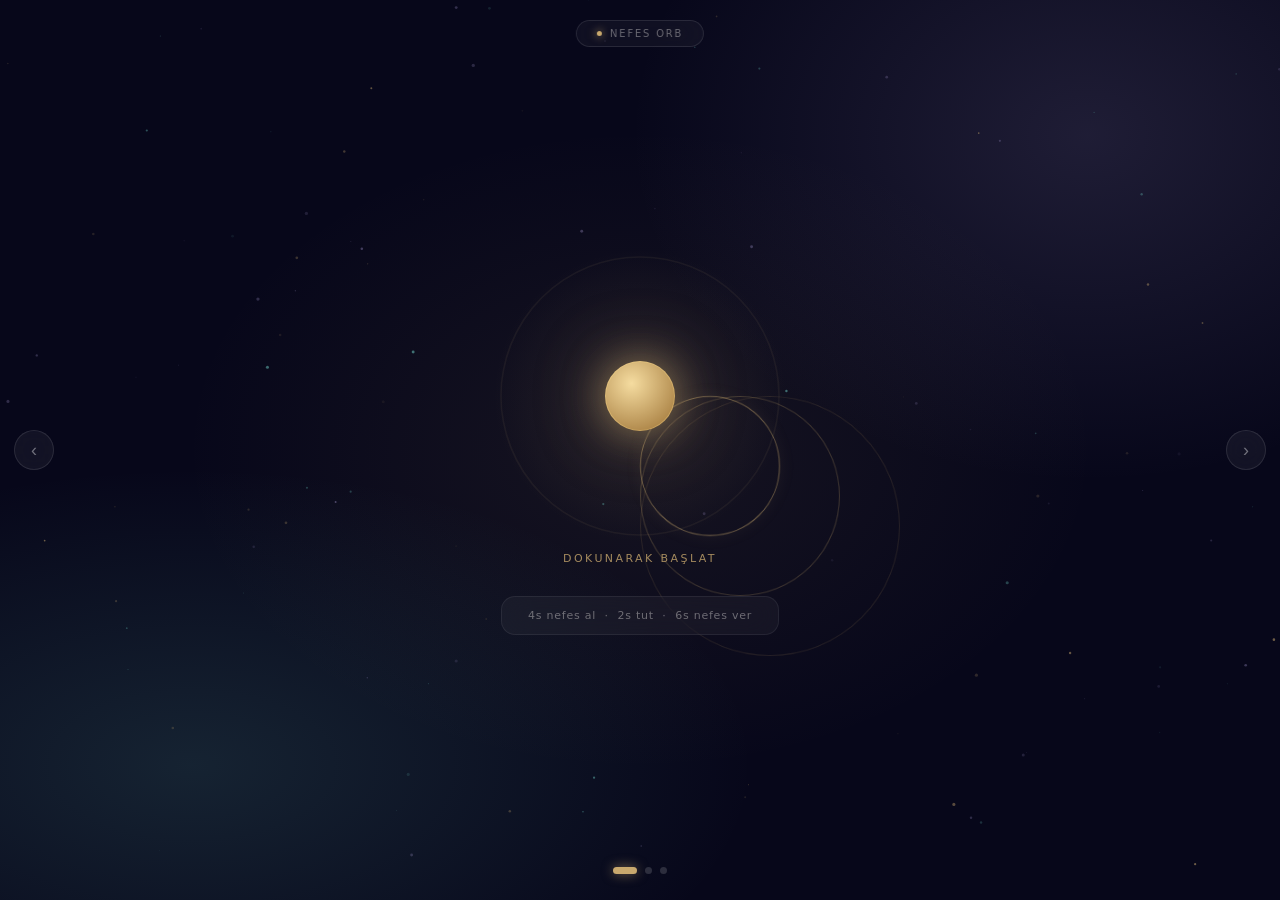
<file: sanctuary-effects.html>
<!DOCTYPE html>
<html lang="tr">
<head>
<meta charset="UTF-8">
<meta name="viewport" content="width=device-width, initial-scale=1.0">
<title>Sanctuary Effects</title>
<style>
:root{--gold:#c9a96e;--teal:#6ecdc4;--vio:#9b8ec4;--txt:#f0eee8;--dim:rgba(240,238,232,0.4)}
*,*::before,*::after{box-sizing:border-box;margin:0;padding:0}
html,body{width:100%;height:100%;overflow:hidden;background:#07071a;color:var(--txt);font-family:system-ui,sans-serif;-webkit-font-smoothing:antialiased;user-select:none}

body::before{content:'';position:fixed;inset:0;z-index:0;
  background:radial-gradient(ellipse 80% 60% at 15% 85%,rgba(110,205,196,.14) 0%,transparent 55%),
             radial-gradient(ellipse 65% 70% at 85% 15%,rgba(155,142,196,.16) 0%,transparent 55%),
             radial-gradient(ellipse 55% 55% at 50% 50%,rgba(201,169,110,.08) 0%,transparent 65%),
             #07071a;
  animation:msh 14s ease-in-out infinite alternate}
@keyframes msh{0%{opacity:1}50%{opacity:.8;filter:hue-rotate(12deg)}100%{opacity:1;filter:hue-rotate(-12deg)}}

#bgc{position:fixed;inset:0;z-index:1;pointer-events:none}
#flash{position:fixed;inset:0;z-index:800;background:#07071a;opacity:0;pointer-events:none;transition:opacity .15s}
#flash.on{opacity:.5}

.rpl{position:fixed;border-radius:50%;pointer-events:none;z-index:9000;
  transform:translate(-50%,-50%) scale(0);
  animation:rpl .9s cubic-bezier(.16,1,.3,1) forwards}
@keyframes rpl{to{transform:translate(-50%,-50%) scale(10);opacity:0}}

/* BADGE */
#badge{position:fixed;top:20px;left:50%;transform:translateX(-50%);z-index:500;
  display:flex;align-items:center;gap:8px;padding:7px 20px;border-radius:100px;
  background:rgba(255,255,255,.04);backdrop-filter:blur(16px);-webkit-backdrop-filter:blur(16px);
  border:1px solid rgba(255,255,255,.10);font-size:10px;letter-spacing:.18em;text-transform:uppercase;color:var(--dim)}
.bd{width:5px;height:5px;border-radius:50%;background:var(--gold);box-shadow:0 0 8px var(--gold);animation:bk 2s ease-in-out infinite}
@keyframes bk{0%,100%{opacity:1}50%{opacity:.2}}

/* ARROWS */
.arr{position:fixed;top:50%;transform:translateY(-50%);z-index:500;
  width:40px;height:40px;border-radius:50%;cursor:pointer;
  background:rgba(255,255,255,.05);backdrop-filter:blur(12px);-webkit-backdrop-filter:blur(12px);
  border:1px solid rgba(255,255,255,.10);color:rgba(255,255,255,.4);font-size:18px;
  display:flex;align-items:center;justify-content:center;transition:all .25s}
.arr:hover{background:rgba(201,169,110,.15);border-color:rgba(201,169,110,.4);color:var(--gold);box-shadow:0 0 20px rgba(201,169,110,.2)}
#prev{left:14px}#next{right:14px}

/* DOTS */
#dots{position:fixed;bottom:26px;left:50%;transform:translateX(-50%);z-index:500;display:flex;gap:8px}
.dot{width:7px;height:7px;border-radius:50%;border:none;cursor:pointer;background:rgba(255,255,255,.15);transition:all .35s cubic-bezier(.34,1.3,.64,1)}
.dot.on{width:24px;border-radius:4px;background:var(--gold);box-shadow:0 0 12px rgba(201,169,110,.6)}

/* SCREENS */
.scr{position:fixed;inset:0;z-index:10;display:flex;flex-direction:column;align-items:center;justify-content:center;gap:26px;padding:22px;
  transition:opacity .55s cubic-bezier(.16,1,.3,1),transform .55s cubic-bezier(.16,1,.3,1)}
.scr.off{opacity:0;transform:translateY(22px);pointer-events:none}
.scr.sl{opacity:0;transform:translateX(-60px);pointer-events:none}
.scr.sr{opacity:0;transform:translateX(60px);pointer-events:none}

/* ═══ ORB SCREEN ═══ */
.owrap{position:relative;width:260px;height:260px;display:flex;align-items:center;justify-content:center;cursor:pointer}
.halo{position:absolute;width:320px;height:320px;border-radius:50%;pointer-events:none;
  background:radial-gradient(circle,rgba(201,169,110,.12) 0%,transparent 65%);
  animation:hl 5s ease-in-out infinite}
@keyframes hl{0%,100%{transform:scale(1);opacity:.6}50%{transform:scale(1.22);opacity:1}}

.ring{position:absolute;top:50%;left:50%;border-radius:50%;border:1.5px solid;will-change:transform,opacity}
.r1{width:260px;height:260px;border-color:rgba(201,169,110,.14);animation:ri 5s ease-in-out infinite}
.r2{width:200px;height:200px;border-color:rgba(201,169,110,.26);animation:ri 5s ease-in-out infinite .22s}
.r3{width:140px;height:140px;border-color:rgba(201,169,110,.50);box-shadow:0 0 18px rgba(201,169,110,.07);animation:ri 5s ease-in-out infinite .44s}
@keyframes ri{0%,100%{transform:translate(-50%,-50%) scale(1);opacity:.5}50%{transform:translate(-50%,-50%) scale(1.1);opacity:.95}}

/* BREATH CLASSES — pure CSS, JS only adds/removes class */
.owrap.inhale .r1{animation:rin 4s ease-in-out forwards}
.owrap.inhale .r2{animation:rin 4s ease-in-out .1s forwards}
.owrap.inhale .r3{animation:rin 4s ease-in-out .2s forwards}
.owrap.exhale .r1{animation:rex 6s ease-in-out forwards}
.owrap.exhale .r2{animation:rex 6s ease-in-out .1s forwards}
.owrap.exhale .r3{animation:rex 6s ease-in-out .2s forwards}
.owrap.hold .r1,.owrap.hold .r2,.owrap.hold .r3{animation:none;transform:translate(-50%,-50%) scale(1.2);opacity:1}
@keyframes rin{from{transform:translate(-50%,-50%) scale(1);opacity:.5}to{transform:translate(-50%,-50%) scale(1.25);opacity:1}}
@keyframes rex{from{transform:translate(-50%,-50%) scale(1.25);opacity:1}to{transform:translate(-50%,-50%) scale(.80);opacity:.25}}

.core{position:relative;z-index:5;width:70px;height:70px;border-radius:50%;
  background:radial-gradient(circle at 38% 32%,#f5dca0,#9a6e30);
  box-shadow:0 0 0 1px rgba(255,220,140,.3) inset,0 0 40px rgba(201,169,110,.6),0 0 80px rgba(201,169,110,.25);
  animation:ci 5s ease-in-out infinite;will-change:transform}
@keyframes ci{0%,100%{transform:scale(1);box-shadow:0 0 40px rgba(201,169,110,.6),0 0 80px rgba(201,169,110,.25)}
  50%{transform:scale(1.12);box-shadow:0 0 65px rgba(201,169,110,.9),0 0 130px rgba(201,169,110,.4)}}
.owrap.inhale .core{animation:cin 4s ease-in-out forwards}
.owrap.exhale .core{animation:cex 6s ease-in-out forwards}
.owrap.hold .core{animation:none;transform:scale(1.15);box-shadow:0 0 70px rgba(201,169,110,.95),0 0 140px rgba(201,169,110,.5)}
@keyframes cin{from{transform:scale(1);box-shadow:0 0 40px rgba(201,169,110,.6),0 0 80px rgba(201,169,110,.25)}
  to{transform:scale(1.15);box-shadow:0 0 70px rgba(201,169,110,.95),0 0 140px rgba(201,169,110,.5)}}
@keyframes cex{from{transform:scale(1.15);box-shadow:0 0 70px rgba(201,169,110,.95),0 0 140px rgba(201,169,110,.5)}
  to{transform:scale(.88);box-shadow:0 0 18px rgba(201,169,110,.3),0 0 38px rgba(201,169,110,.1)}}

.arc-svg{position:absolute;top:50%;left:50%;transform:translate(-50%,-50%) rotate(-90deg);width:292px;height:292px;pointer-events:none;z-index:6}
.arc-t{fill:none;stroke:rgba(201,169,110,.07);stroke-width:1.5}
.arc-f{fill:none;stroke:rgba(201,169,110,.65);stroke-width:1.5;stroke-linecap:round}
.blab{font-size:11px;letter-spacing:.22em;text-transform:uppercase;color:var(--gold);opacity:.8;min-height:18px;text-align:center;transition:opacity .35s}
.orb-hint{padding:12px 26px;border-radius:14px;background:rgba(255,255,255,.04);backdrop-filter:blur(16px);-webkit-backdrop-filter:blur(16px);border:1px solid rgba(255,255,255,.07);font-size:11px;letter-spacing:.07em;color:var(--dim);text-align:center}

/* ═══ WAVE SCREEN ═══ */
.wtit{font-size:clamp(22px,5vw,38px);font-weight:300;font-style:italic;text-align:center;letter-spacing:-.02em;text-shadow:0 2px 40px rgba(201,169,110,.3)}
.wtit b{color:var(--gold);font-weight:300}
.wglass{padding:14px;background:rgba(255,255,255,.04);backdrop-filter:blur(20px);-webkit-backdrop-filter:blur(20px);border:1px solid rgba(255,255,255,.08);border-radius:18px}
#wcanvas{width:min(460px,84vw);height:100px;display:block;border-radius:8px}
.bars{display:flex;align-items:center;gap:3px;height:52px}
.bar{width:3px;border-radius:3px;height:52px;transform:scaleY(.08);transform-origin:center bottom;animation:bd var(--d,.5s) ease-in-out infinite alternate var(--dl,0s)}
@keyframes bd{from{transform:scaleY(var(--mn,.08));opacity:.5}to{transform:scaleY(var(--mx,.9));opacity:1}}
.frow{display:flex;align-items:center;gap:14px;font-size:10px;letter-spacing:.14em;text-transform:uppercase;color:var(--dim)}
.fval{font-size:26px;font-weight:300;color:var(--gold);min-width:68px;text-align:center}

/* ═══ PARTICLE SCREEN ═══ */
.ptit{font-size:clamp(20px,4.5vw,32px);font-weight:300;font-style:italic;text-align:center;line-height:1.3}
.ptit em{color:var(--gold)}
.pglass{padding:12px;background:rgba(255,255,255,.04);backdrop-filter:blur(20px);-webkit-backdrop-filter:blur(20px);border:1px solid rgba(255,255,255,.08);border-radius:18px}
#pcanvas{width:min(440px,84vw);height:220px;display:block;border-radius:8px;cursor:crosshair}
.psub{font-size:10px;letter-spacing:.14em;text-transform:uppercase;color:rgba(255,255,255,.28)}
</style>
</head>
<body>
<canvas id="bgc"></canvas>
<div id="flash"></div>
<div id="badge"><span class="bd"></span><span id="blbl">Nefes Orb</span></div>
<button class="arr" id="prev">‹</button>
<button class="arr" id="next">›</button>
<div id="dots">
  <button class="dot on" data-i="0"></button>
  <button class="dot" data-i="1"></button>
  <button class="dot" data-i="2"></button>
</div>

<div class="scr" id="s0">
  <div class="owrap" id="owrap">
    <svg class="arc-svg" viewBox="0 0 292 292">
      <circle class="arc-t" cx="146" cy="146" r="139"/>
      <circle class="arc-f" id="arcf" cx="146" cy="146" r="139"/>
    </svg>
    <div class="halo"></div>
    <div class="ring r1"></div>
    <div class="ring r2"></div>
    <div class="ring r3"></div>
    <div class="core"></div>
  </div>
  <div class="blab" id="blab">Dokunarak başlat</div>
  <div class="orb-hint">4s nefes al &nbsp;·&nbsp; 2s tut &nbsp;·&nbsp; 6s nefes ver</div>
</div>

<div class="scr off" id="s1">
  <div class="wtit">Ses <b>Frekansı</b></div>
  <div class="wglass"><canvas id="wcanvas"></canvas></div>
  <div class="bars" id="barsEl"></div>
  <div class="frow"><span>Hz</span><span class="fval" id="fval">432</span><span>Binaural</span></div>
</div>

<div class="scr off" id="s2">
  <div class="ptit">Kozmik<br><em>Parçacıklar</em></div>
  <div class="pglass"><canvas id="pcanvas"></canvas></div>
  <div class="psub">Fareyi hareket ettir · Tıkla patlasın</div>
</div>

<script>
!function(){"use strict";
/* RIPPLE */
document.addEventListener("mousedown",function(e){var d=document.createElement("div");d.className="rpl";var s=Math.max(innerWidth,innerHeight)*.75;d.style.cssText="width:"+s+"px;height:"+s+"px;left:"+e.clientX+"px;top:"+e.clientY+"px;background:radial-gradient(circle,rgba(201,169,110,.18) 0%,transparent 62%)";document.body.appendChild(d);d.addEventListener("animationend",function(){d.remove()},{once:!0})});

/* BG PARTICLES */
!function(){var cv=document.getElementById("bgc"),cx=cv.getContext("2d"),W,H,pts=[],C=["201,169,110","110,205,196","155,142,196"];function rs(){W=cv.width=innerWidth;H=cv.height=innerHeight}function BP(ini){var s=this;s.reset=function(){s.x=Math.random()*W;s.y=ini?Math.random()*H:H+4;s.vx=(Math.random()-.5)*.28;s.vy=-(Math.random()*.5+.12);s.r=Math.random()*1.4+.3;s.a=Math.random()*.45+.1;s.t=0;s.lt=Math.random()*400+200;s.c=C[Math.floor(Math.random()*3)];ini=!1};s.reset();s.step=function(){s.x+=s.vx+Math.sin(s.t*.013)*.18;s.y+=s.vy;s.t++;var p=s.t/s.lt;s.al=p<.1?p*10*s.a:p>.8?(1-p)*5*s.a:s.a;if(s.t>=s.lt||s.y<-8)s.reset()};s.draw=function(){cx.beginPath();cx.arc(s.x,s.y,s.r,0,Math.PI*2);cx.fillStyle="rgba("+s.c+","+Math.max(0,s.al)+")";cx.fill()}}function fr(){cx.clearRect(0,0,W,H);for(var i=0;i<pts.length;i++){pts[i].step();pts[i].draw()}requestAnimationFrame(fr)}window.addEventListener("resize",rs);rs();for(var i=0;i<110;i++)pts.push(new BP(!0));fr()}();

/* ORB */
!function(){var wrap=document.getElementById("owrap"),blab=document.getElementById("blab"),arc=document.getElementById("arcf"),CIRC=2*Math.PI*139,active=!1,tid=null,rid=null,t0=0,dur=4000;arc.setAttribute("stroke-dasharray",CIRC);arc.setAttribute("stroke-dashoffset",CIRC);var PH=[["Nefes Al…","inhale",4000],["Tut","hold",2000],["Nefes Ver…","exhale",6000],["Bekle","hold",1000]];function tick(){var p=Math.min(1,(performance.now()-t0)/dur);arc.setAttribute("stroke-dashoffset",CIRC*(1-p));if(p<1)rid=requestAnimationFrame(tick)}function phase(i){if(!active)return;var ph=PH[i];wrap.classList.remove("inhale","hold","exhale");wrap.classList.add(ph[1]);blab.style.opacity="0";setTimeout(function(){blab.textContent=ph[0];blab.style.opacity="1"},200);t0=performance.now();dur=ph[2];cancelAnimationFrame(rid);rid=requestAnimationFrame(tick);tid=setTimeout(function(){phase((i+1)%PH.length)},ph[2])}function start(){active=!0;phase(0)}function stop(){active=!1;clearTimeout(tid);cancelAnimationFrame(rid);wrap.classList.remove("inhale","hold","exhale");arc.setAttribute("stroke-dashoffset",CIRC);blab.style.opacity="1";blab.textContent="Dokunarak başlat"}wrap.addEventListener("click",function(){active?stop():start()})}();

/* WAVEFORM */
!function(){var wc=document.getElementById("wcanvas"),cx=wc.getContext("2d"),bEl=document.getElementById("barsEl"),fEl=document.getElementById("fval"),FR=[396,417,432,528,639,741,852],fi=2,cf=432,tf=432,ph=0;function sz(){wc.width=wc.offsetWidth||460;wc.height=wc.offsetHeight||100}sz();window.addEventListener("resize",sz);for(var i=0;i<38;i++){var b=document.createElement("div");b.className="bar";var mn=(0.05+Math.random()*.1).toFixed(2),mx=(0.5+Math.random()*.5).toFixed(2),d=(0.38+Math.random()*.45).toFixed(2),dl=(Math.random()*-.5).toFixed(2);b.style.setProperty("--mn",mn);b.style.setProperty("--mx",mx);b.style.setProperty("--d",d+"s");b.style.setProperty("--dl",dl+"s");var t=i/38;b.style.background="rgb("+Math.round(201*(1-t)+110*t)+","+Math.round(169*(1-t)+205*t)+","+Math.round(110*(1-t)+196*t)+")";bEl.appendChild(b)}setInterval(function(){fi=(fi+1)%FR.length;tf=FR[fi]},2800);function draw(){var W=wc.width,H=wc.height;cx.clearRect(0,0,W,H);cf+=(tf-cf)*.018;fEl.textContent=Math.round(cf);cx.strokeStyle="rgba(255,255,255,0.04)";cx.lineWidth=1;for(var y=12;y<H;y+=16){cx.beginPath();cx.moveTo(0,y);cx.lineTo(W,y);cx.stroke()}var g=cx.createLinearGradient(0,0,W,0);g.addColorStop(0,"rgba(201,169,110,0)");g.addColorStop(.15,"rgba(201,169,110,.9)");g.addColorStop(.5,"rgba(110,205,196,.9)");g.addColorStop(.85,"rgba(155,142,196,.9)");g.addColorStop(1,"rgba(155,142,196,0)");cx.strokeStyle=g;cx.lineWidth=2;cx.beginPath();for(var x=0;x<=W;x++){var p=x/W,f=cf/100,yw=H/2+Math.sin(p*Math.PI*2*f*.5+ph)*H*.22+Math.sin(p*Math.PI*2*f+ph*1.3)*H*.10+Math.sin(p*Math.PI*2*f*2+ph*.7)*H*.05;x===0?cx.moveTo(x,yw):cx.lineTo(x,yw)}cx.stroke();cx.strokeStyle="rgba(201,169,110,.08)";cx.lineWidth=1;cx.beginPath();for(var x2=0;x2<=W;x2++){var p2=x2/W,f2=cf/100,yw2=H/2+Math.sin(p2*Math.PI*2*f2*.5+ph-.7)*H*.28+Math.sin(p2*Math.PI*2*f2*1.5+ph*.9)*H*.08;x2===0?cx.moveTo(x2,yw2):cx.lineTo(x2,yw2)}cx.stroke();ph+=.032;requestAnimationFrame(draw)}draw()}();

/* PARTICLES */
!function(){var pc=document.getElementById("pcanvas"),cx=pc.getContext("2d"),PW,PH,mx=-999,my=-999,pts=[],C=["201,169,110","110,205,196","155,142,196","240,200,145"];function sz(){PW=pc.width=pc.offsetWidth||440;PH=pc.height=pc.offsetHeight||220}function Pt(bx,by){var bu=bx!==undefined,s=this;s.x=bu?bx:Math.random()*PW;s.y=bu?by:PH+4;s.vx=bu?(Math.random()-.5)*6:(Math.random()-.5)*.5;s.vy=bu?(Math.random()-.5)*6:-(Math.random()*.7+.2);s.r=Math.random()*(bu?3:2.2)+.5;s.a=Math.random()*.55+.2;s.t=0;s.lt=Math.random()*(bu?100:280)+80;s.c=C[Math.floor(Math.random()*4)];s.step=function(){var dx=s.x-mx,dy=s.y-my,d=Math.sqrt(dx*dx+dy*dy);if(d<78&&d>0){var f=(78-d)/78;s.vx+=dx/d*f*2;s.vy+=dy/d*f*2}s.vx*=.95;s.vy*=.95;s.x+=s.vx+Math.sin(s.t*.022)*.3;s.y+=s.vy;s.t++;var p=s.t/s.lt;s.al=p<.1?p*10*s.a:p>.75?(1-p)*4*s.a:s.a;return s.t<s.lt&&s.y>-5&&s.x>-5&&s.x<PW+5};s.draw=function(){cx.beginPath();cx.arc(s.x,s.y,s.r,0,Math.PI*2);cx.fillStyle="rgba("+s.c+","+Math.max(0,s.al)+")";cx.fill()}}function lnk(){for(var i=0;i<pts.length;i++)for(var j=i+1;j<pts.length;j++){var dx=pts[i].x-pts[j].x,dy=pts[i].y-pts[j].y,d=Math.sqrt(dx*dx+dy*dy);if(d<65){cx.beginPath();cx.moveTo(pts[i].x,pts[i].y);cx.lineTo(pts[j].x,pts[j].y);cx.strokeStyle="rgba(201,169,110,"+(1-d/65)*.10+")";cx.lineWidth=.5;cx.stroke()}}}function fr(){cx.clearRect(0,0,PW,PH);lnk();var a=[];for(var i=0;i<pts.length;i++)if(pts[i].step()){pts[i].draw();a.push(pts[i])}pts=a;while(pts.length<80)pts.push(new Pt());requestAnimationFrame(fr)}pc.addEventListener("mousemove",function(e){var r=pc.getBoundingClientRect();mx=e.clientX-r.left;my=e.clientY-r.top});pc.addEventListener("mouseleave",function(){mx=-999;my=-999});pc.addEventListener("touchmove",function(e){e.preventDefault();var r=pc.getBoundingClientRect();mx=e.touches[0].clientX-r.left;my=e.touches[0].clientY-r.top},{passive:!1});pc.addEventListener("click",function(e){var r=pc.getBoundingClientRect(),bx=e.clientX-r.left,by=e.clientY-r.top;for(var i=0;i<22;i++)pts.push(new Pt(bx,by))});window.addEventListener("resize",sz);sz();for(var i=0;i<80;i++)pts.push(new Pt());fr()}();

/* NAVIGATION */
!function(){var SC=[{el:document.getElementById("s0"),label:"Nefes Orb"},{el:document.getElementById("s1"),label:"Ses Dalgası"},{el:document.getElementById("s2"),label:"Parçacıklar"}],dots=document.querySelectorAll(".dot"),flash=document.getElementById("flash"),blbl=document.getElementById("blbl"),cur=0,busy=!1;function go(to,dir){if(busy||to===cur)return;busy=!0;flash.classList.add("on");setTimeout(function(){flash.classList.remove("on")},200);SC[cur].el.classList.add(dir>0?"sl":"sr");setTimeout(function(){SC[cur].el.classList.remove("sl","sr");SC[cur].el.classList.add("off")},160);setTimeout(function(){var n=SC[to];n.el.style.cssText="transition:none;opacity:0;transform:translateX("+(dir>0?55:-55)+"px)";n.el.classList.remove("off");requestAnimationFrame(function(){requestAnimationFrame(function(){n.el.style.cssText=""})});blbl.style.opacity="0";setTimeout(function(){blbl.textContent=n.label;blbl.style.transition="opacity .3s";blbl.style.opacity="1"},220);dots.forEach(function(d,i){d.classList.toggle("on",i===to)});cur=to;setTimeout(function(){busy=!1},600)},180)}document.getElementById("next").addEventListener("click",function(){go((cur+1)%3,1)});document.getElementById("prev").addEventListener("click",function(){go((cur-1+3)%3,-1)});dots.forEach(function(d){d.addEventListener("click",function(){var i=parseInt(d.dataset.i,10);go(i,i>cur?1:-1)})});document.addEventListener("keydown",function(e){if(e.key==="ArrowRight")go((cur+1)%3,1);if(e.key==="ArrowLeft")go((cur-1+3)%3,-1)});var tx=0;document.addEventListener("touchstart",function(e){tx=e.touches[0].clientX},{passive:!0});document.addEventListener("touchend",function(e){var dx=tx-e.changedTouches[0].clientX;if(Math.abs(dx)>45)go(dx>0?(cur+1)%3:(cur-1+3)%3,dx>0?1:-1)})}();
}();
</script>
</body>
</html>
</file>
